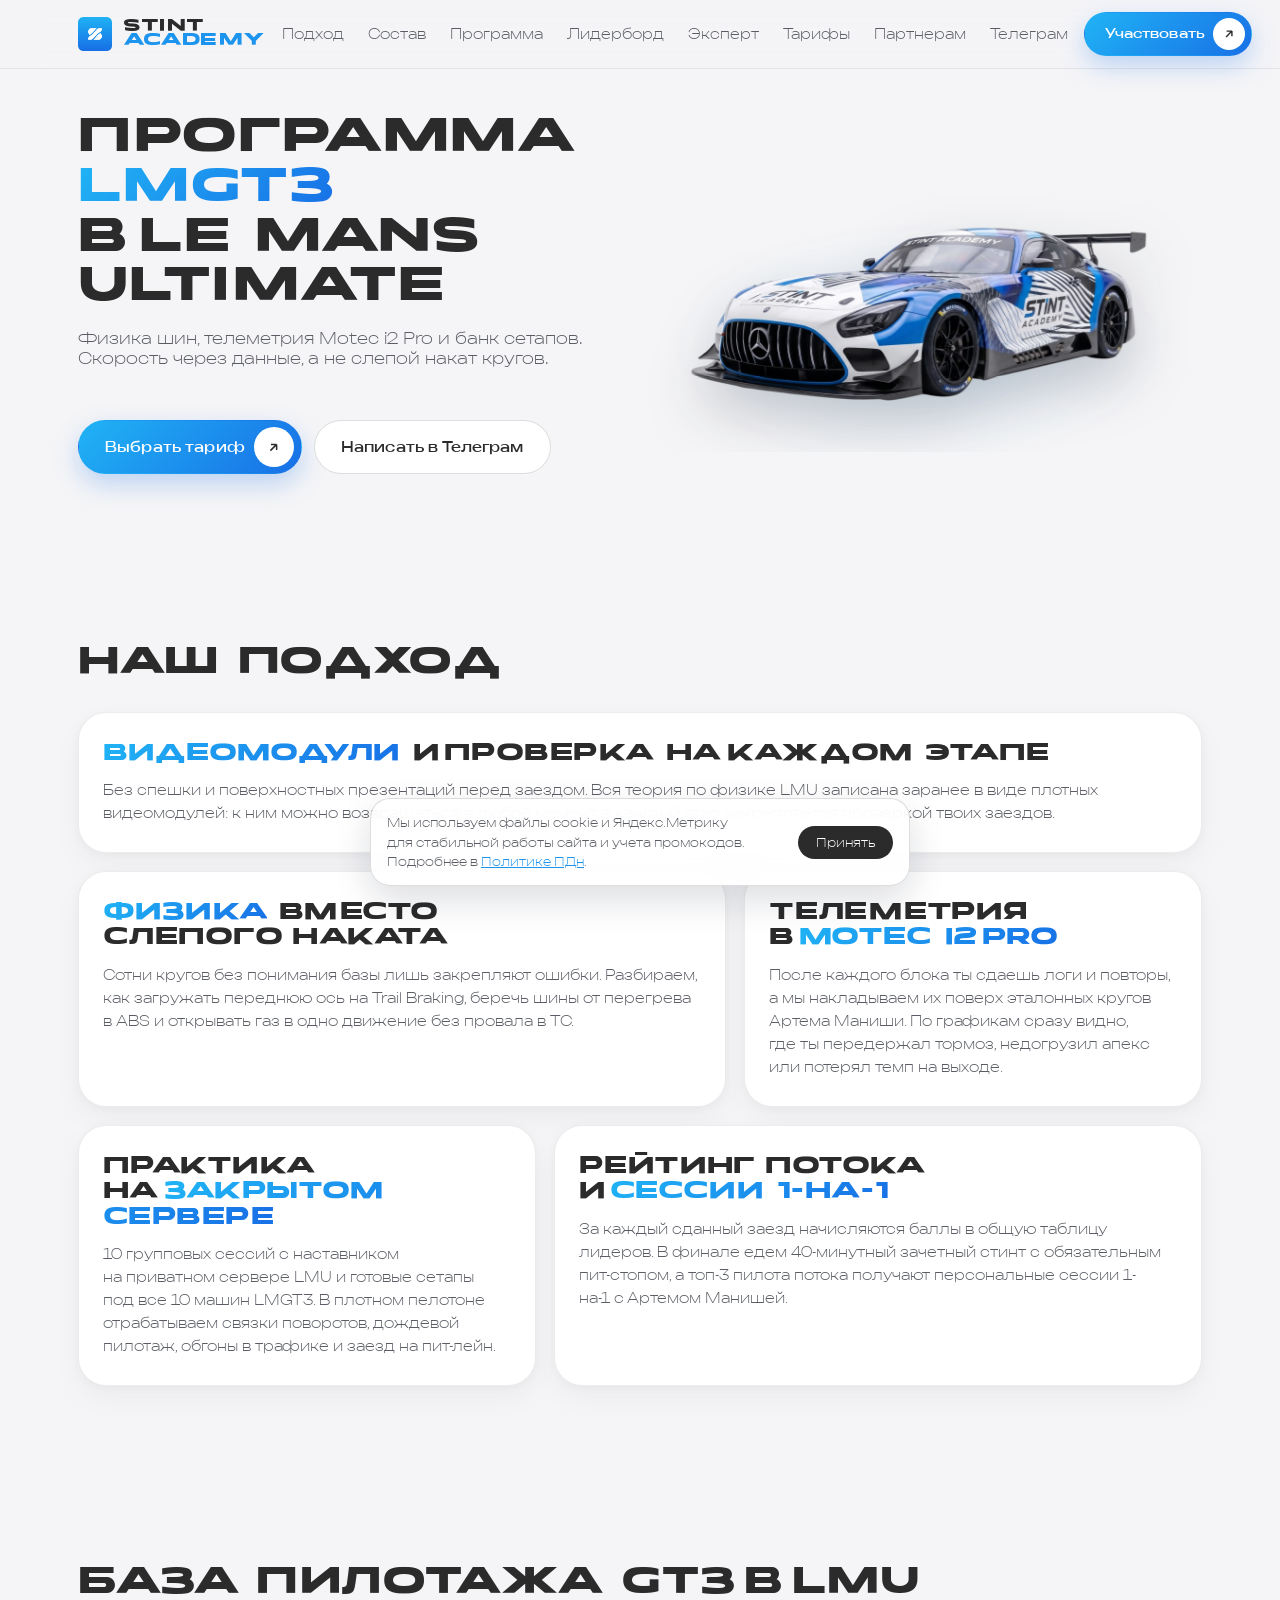
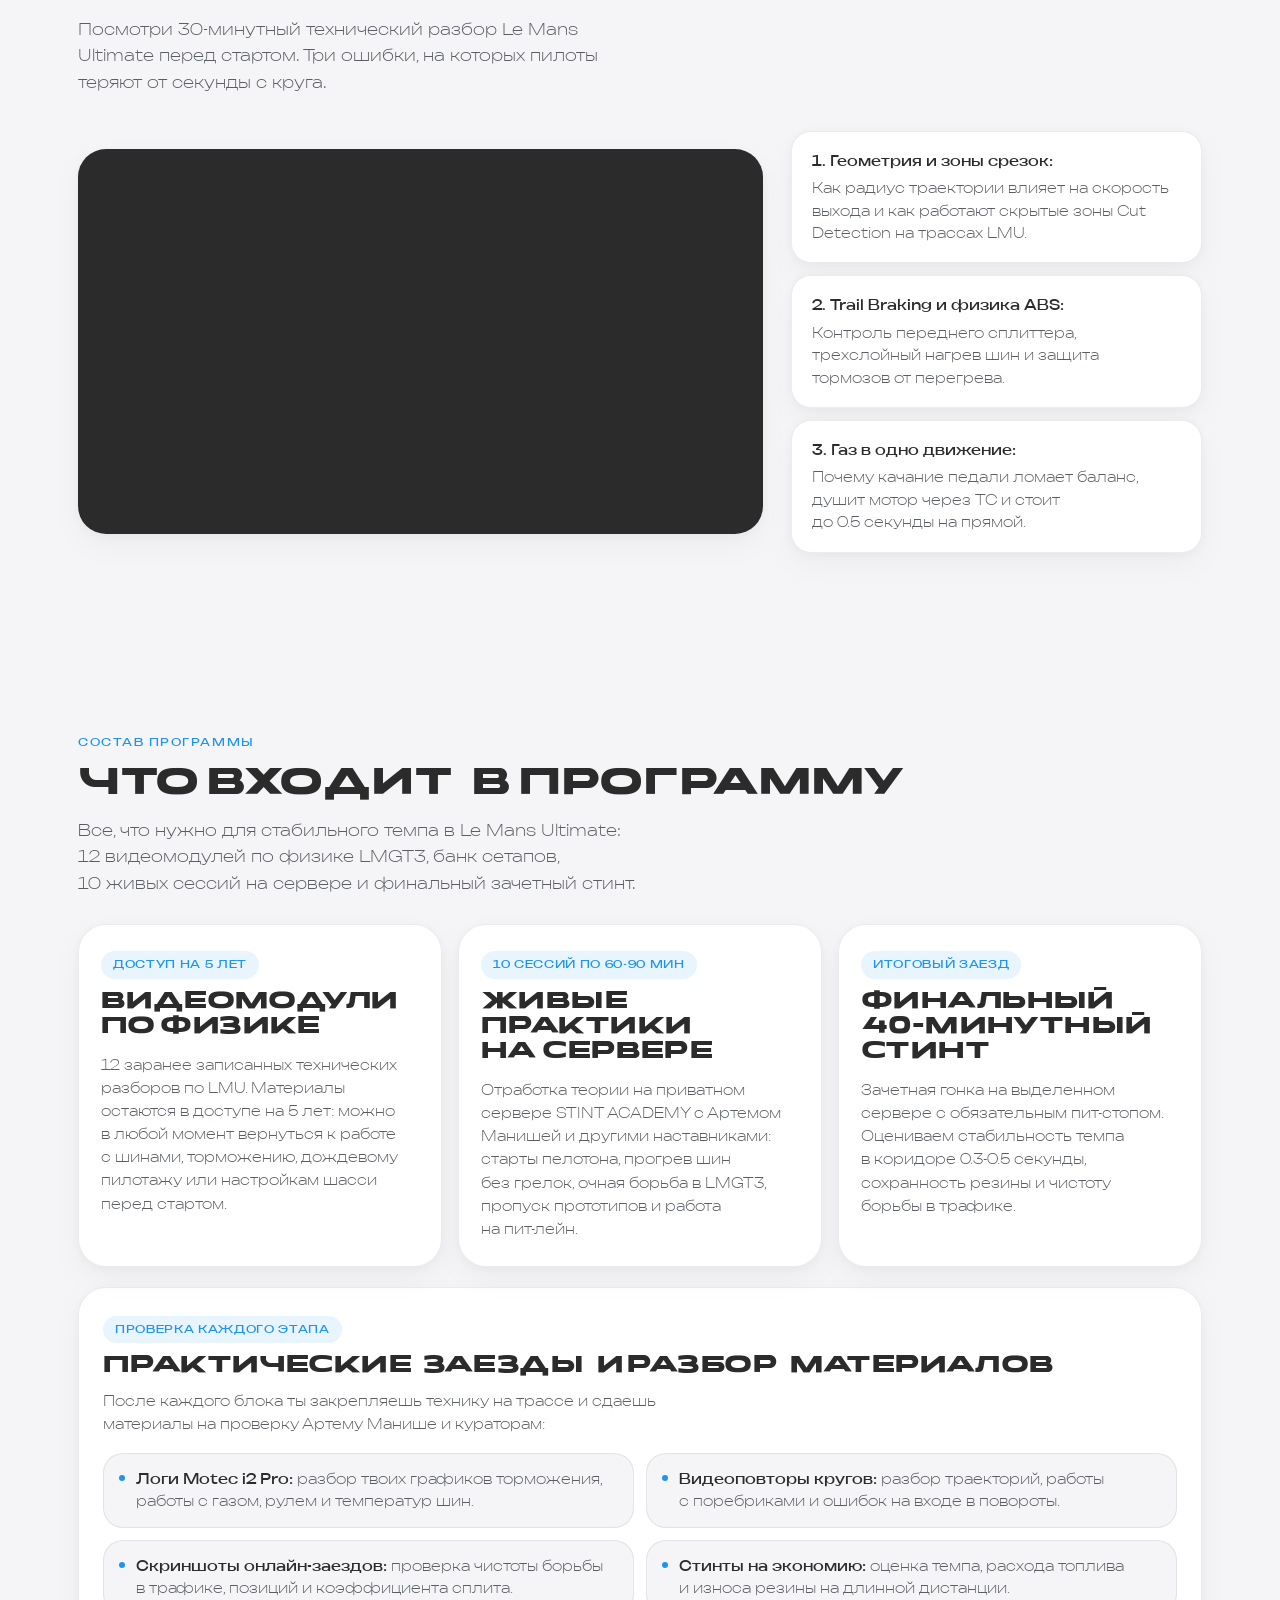
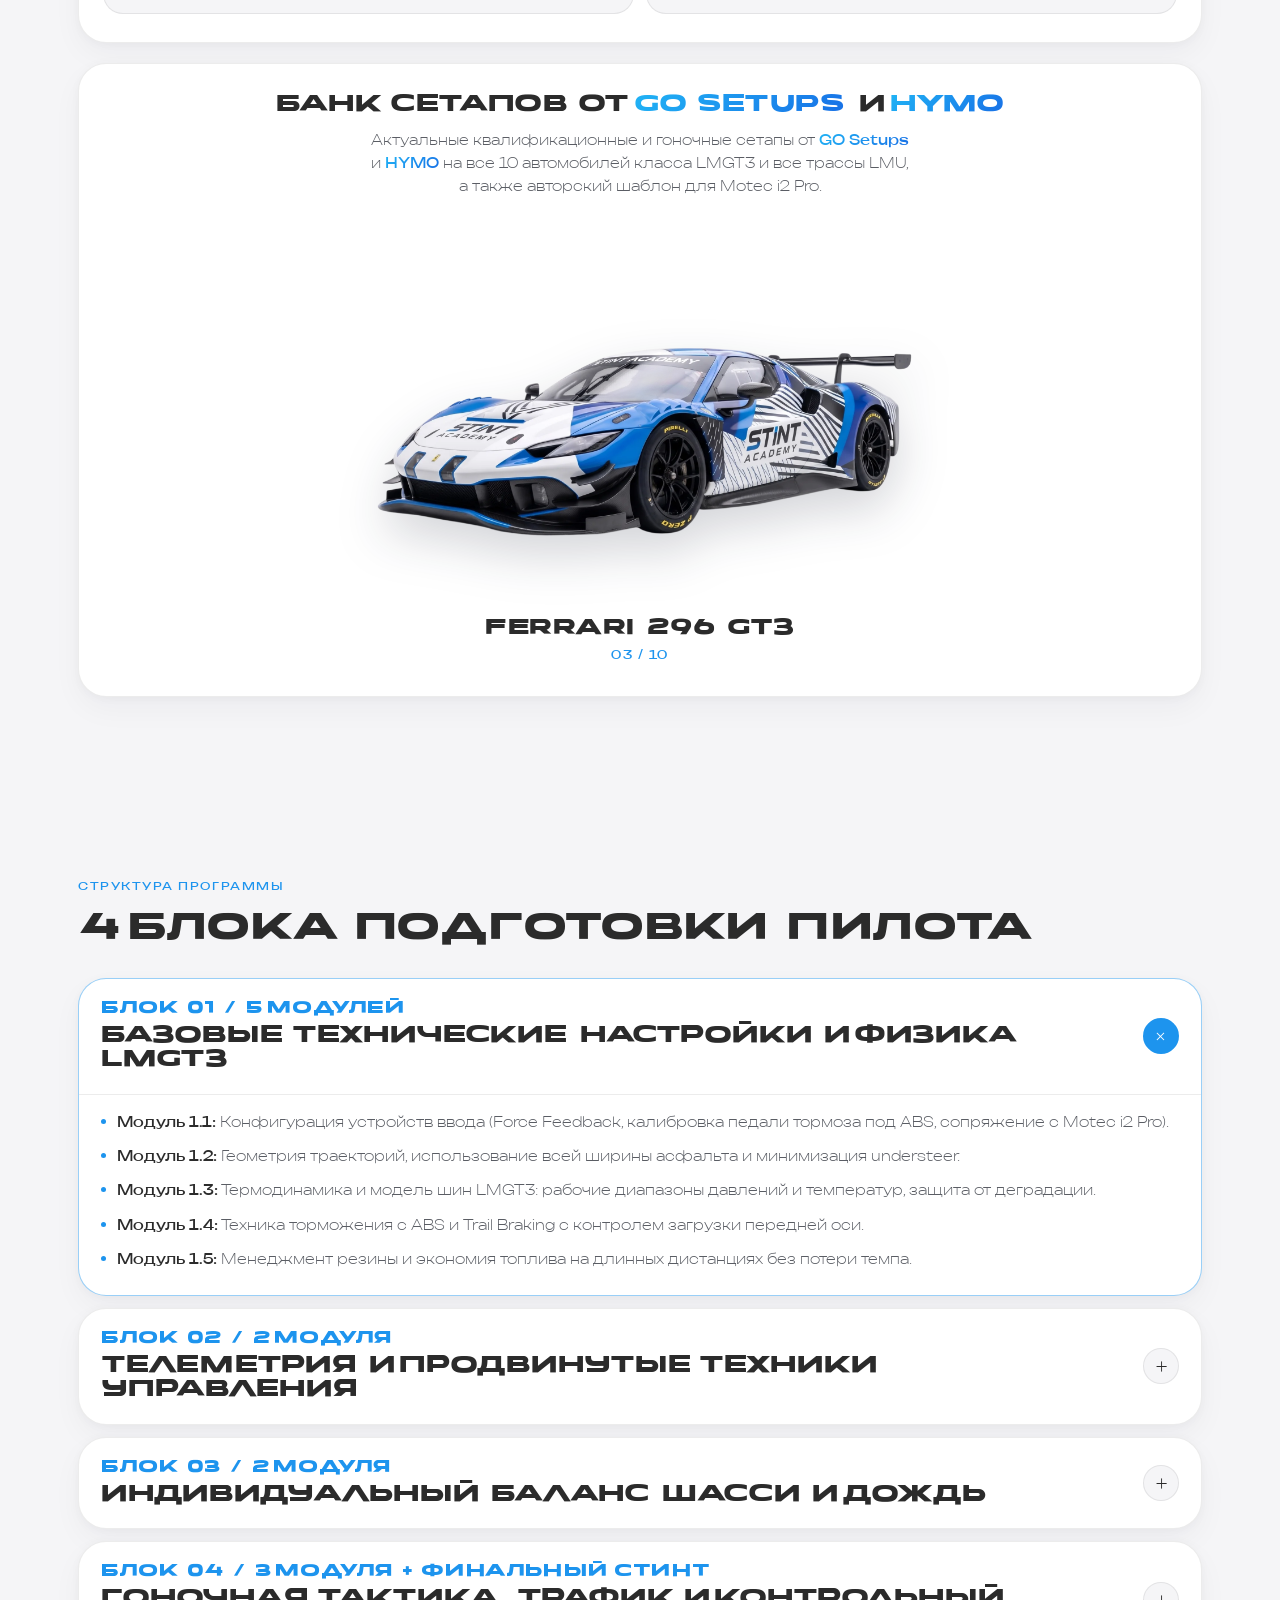
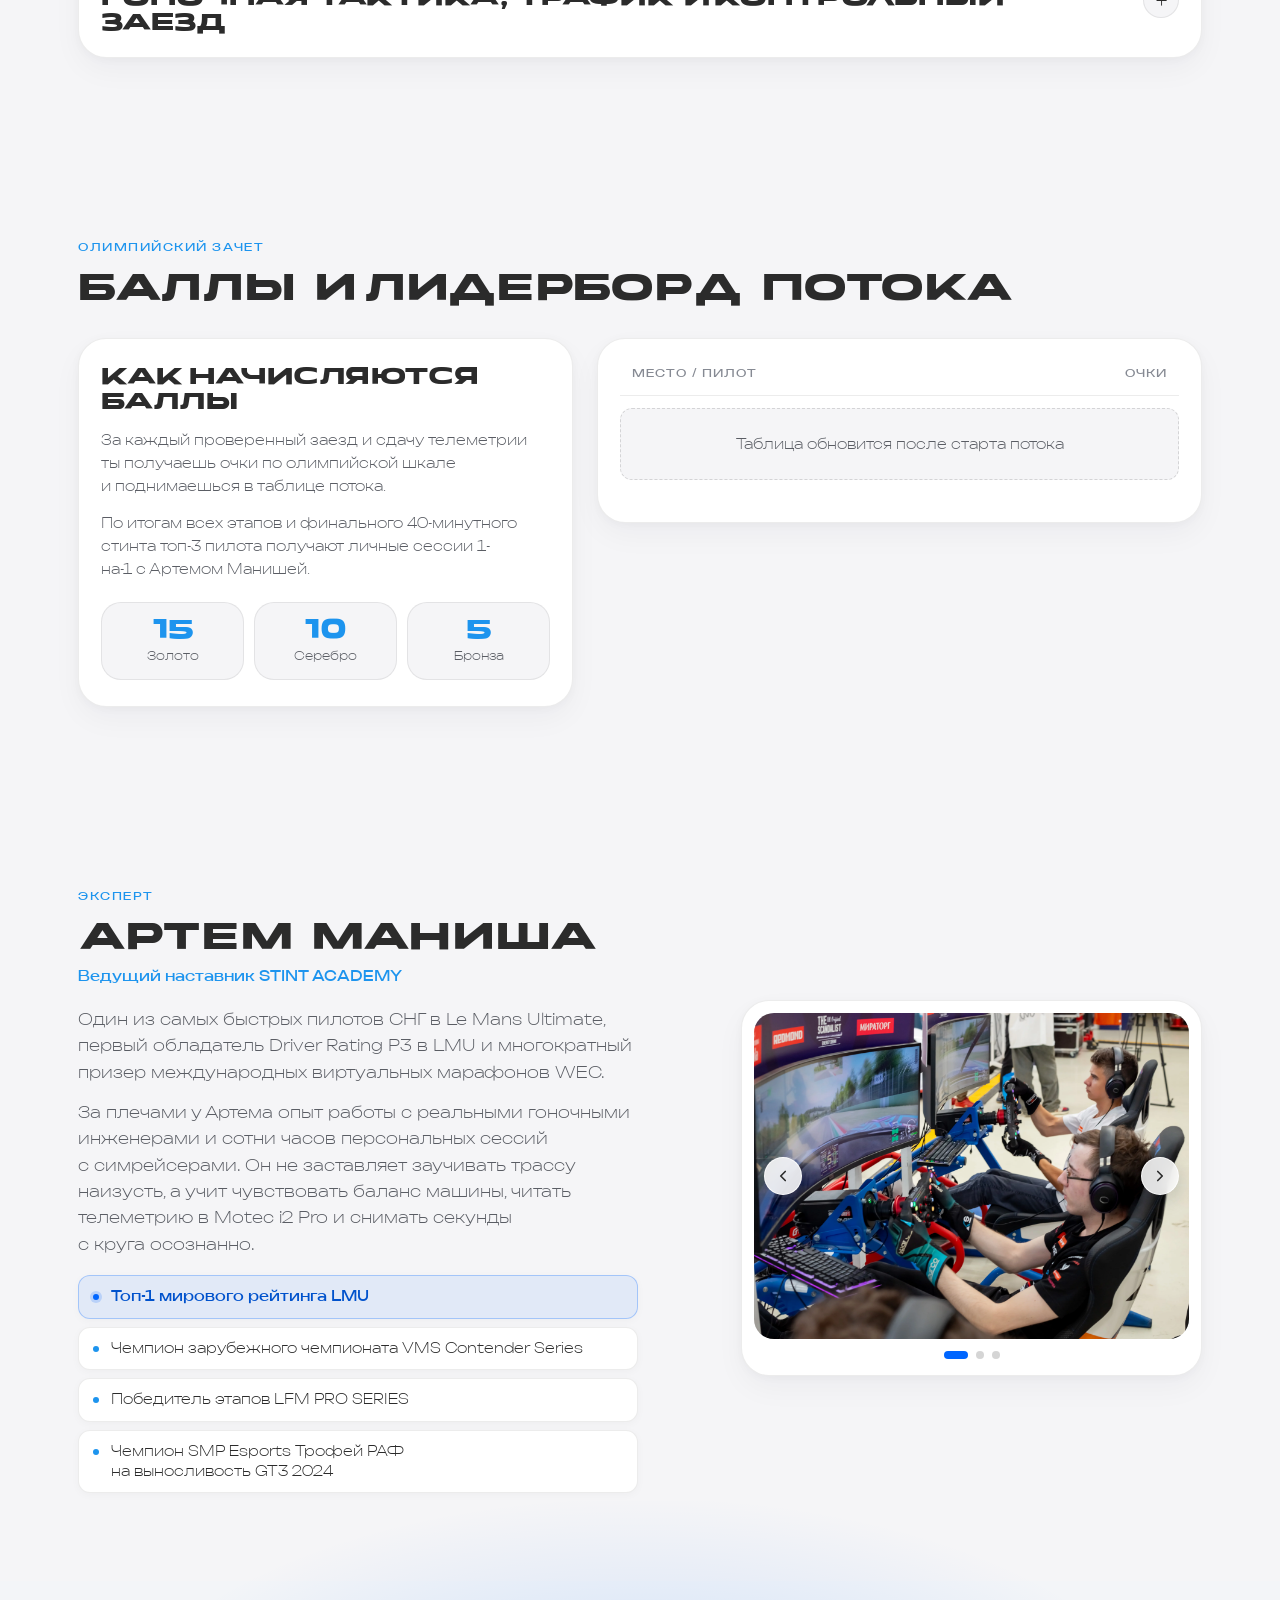
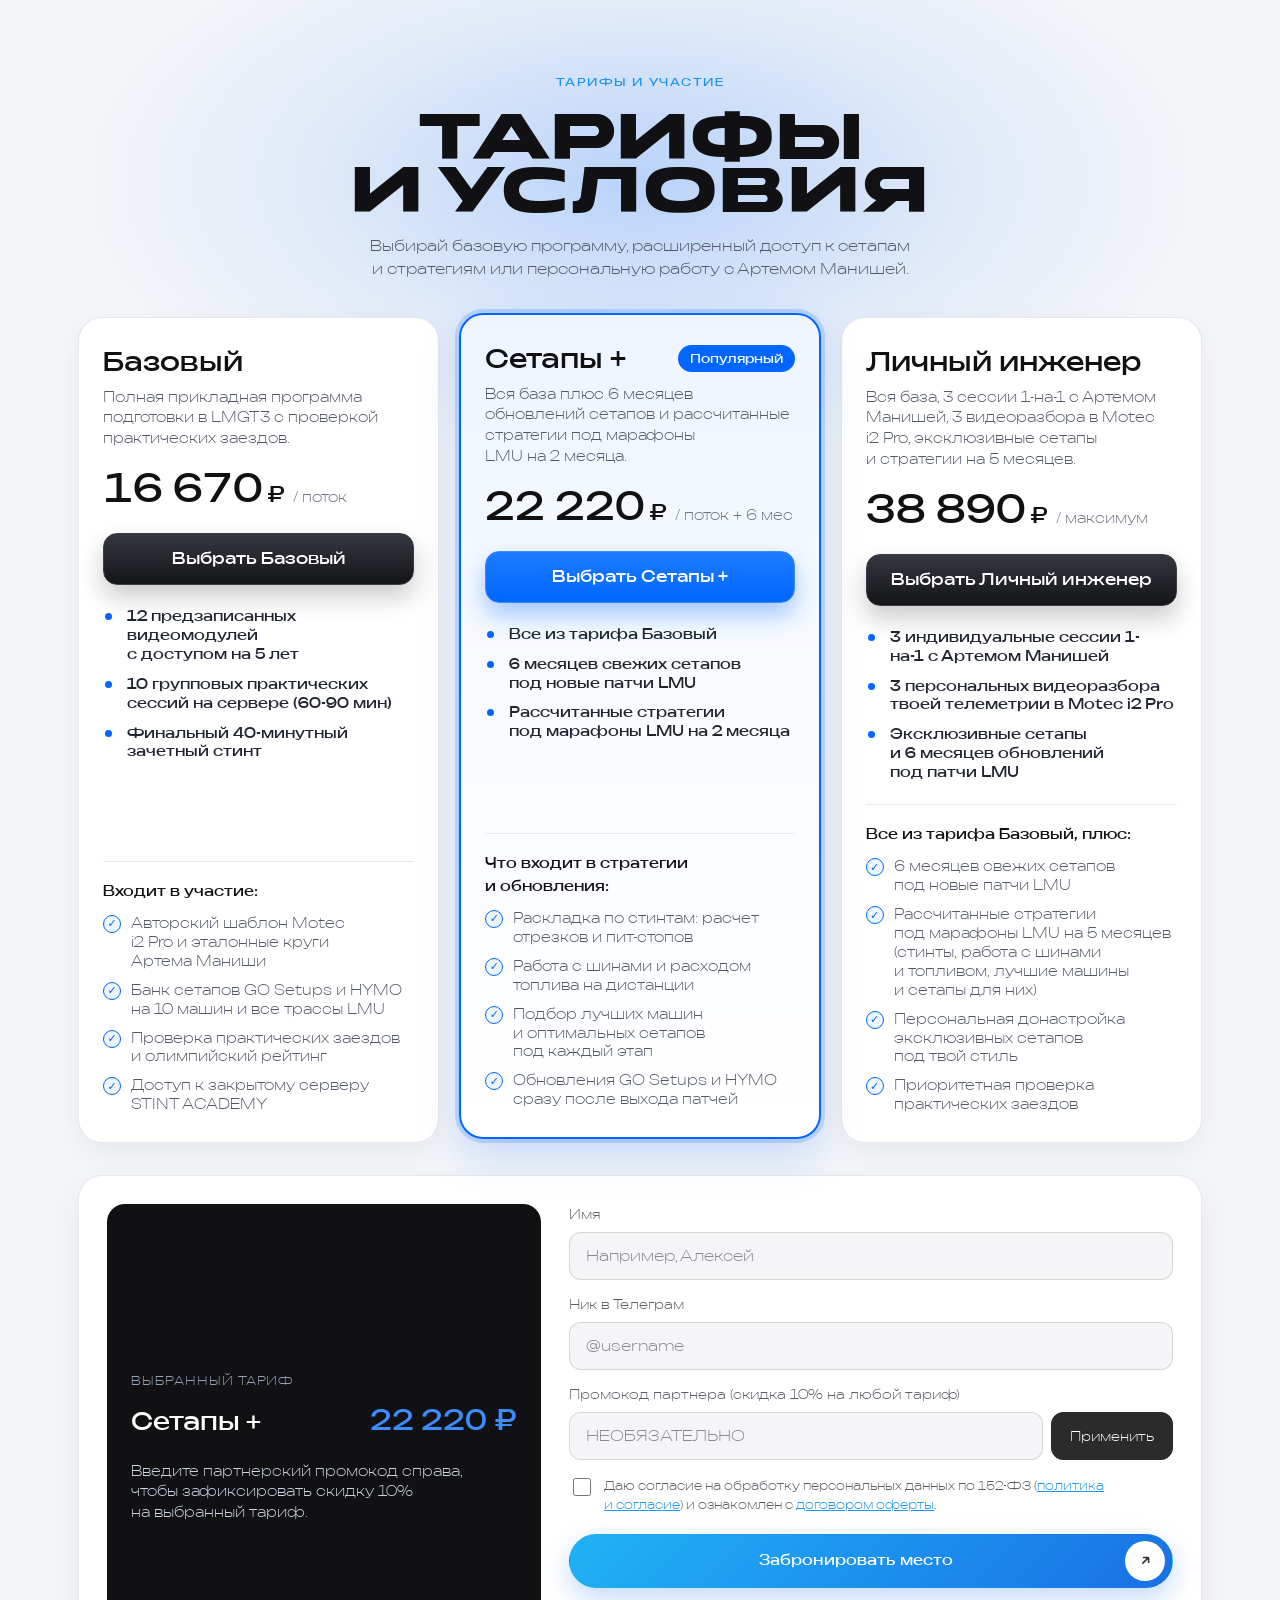
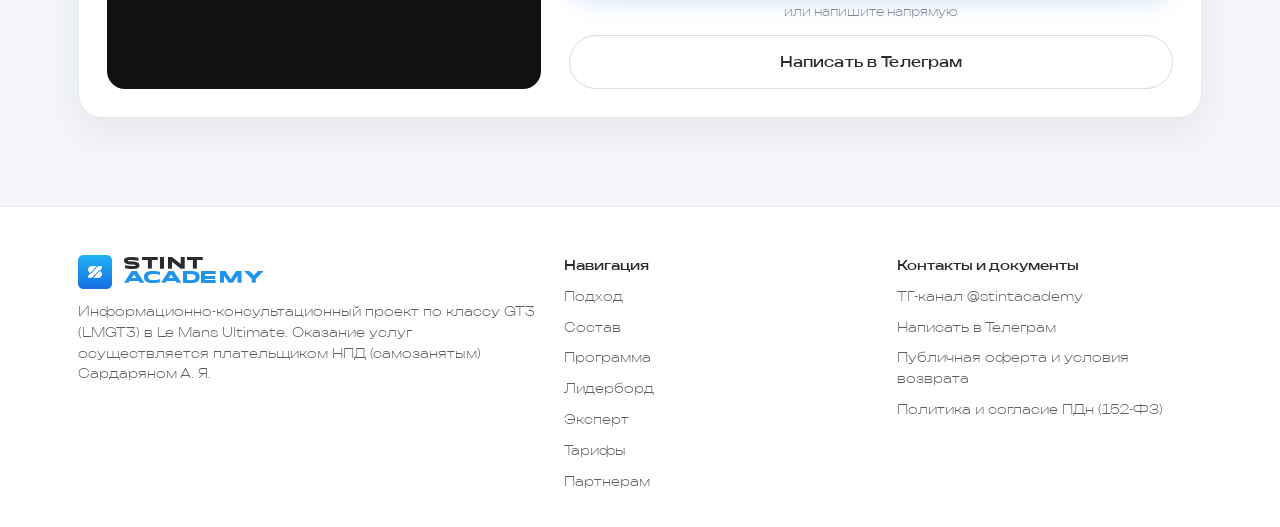
<file: index.html>
<!DOCTYPE html>
<html lang="ru">
<head>
  <meta charset="UTF-8">
  <meta name="viewport" content="width=device-width, initial-scale=1.0">
  <title>STINT ACADEMY: программа подготовки в LMGT3 для Le Mans Ultimate (LMU)</title>
  <meta name="description" content="Прикладная программа пилотажа LMGT3 в Le Mans Ultimate: 12 видеомодулей, телеметрия Motec i2 Pro, банк сетапов GO Setups и HYMO, 10 живых практик на закрытом сервере.">
  <link rel="canonical" href="https://stintacademy.ru/">
  <meta property="og:type" content="website">
  <meta property="og:url" content="https://stintacademy.ru/">
  <meta property="og:title" content="STINT ACADEMY: программа подготовки в LMGT3 для Le Mans Ultimate (LMU)">
  <meta property="og:description" content="Прикладная программа пилотажа LMGT3 в Le Mans Ultimate: 12 видеомодулей, телеметрия Motec i2 Pro, банк сетапов GO Setups и HYMO, 10 живых практик на закрытом сервере.">
  <meta property="og:image" content="https://stintacademy.ru/og-image.png">
  <meta property="og:image:width" content="1200">
  <meta property="og:image:height" content="630">
  <meta name="twitter:card" content="summary_large_image">
  <meta name="twitter:title" content="STINT ACADEMY: программа подготовки в LMGT3 для Le Mans Ultimate (LMU)">
  <meta name="twitter:description" content="Прикладная программа пилотажа LMGT3 в Le Mans Ultimate: 12 видеомодулей, телеметрия Motec i2 Pro, банк сетапов GO Setups и HYMO, 10 живых практик на закрытом сервере.">
  <meta name="twitter:image" content="https://stintacademy.ru/og-image.png">
  <link rel="icon" type="image/png" href="/favicon-96x96.png" sizes="96x96">
  <link rel="icon" type="image/svg+xml" href="/favicon.svg">
  <link rel="shortcut icon" href="/favicon.ico">
  <link rel="apple-touch-icon" sizes="180x180" href="/apple-touch-icon.png">
  <link rel="manifest" href="/site.webmanifest">
  <meta name="theme-color" content="#F5F5F7">
  <link rel="stylesheet" href="css/tokens.css">
  <link rel="stylesheet" href="css/main.css">
  <!-- Yandex.Metrika counter -->
<script type="text/javascript">
    (function(m,e,t,r,i,k,a){
        m[i]=m[i]||function(){(m[i].a=m[i].a||[]).push(arguments)};
        m[i].l=1*new Date();
        for (var j = 0; j < document.scripts.length; j++) {if (document.scripts[j].src === r) { return; }}
        k=e.createElement(t),a=e.getElementsByTagName(t)[0],k.async=1,k.src=r,a.parentNode.insertBefore(k,a)
    })(window, document,'script','https://mc.yandex.ru/metrika/tag.js?id=114470592', 'ym');

    ym(114470592, 'init', {ssr:true, webvisor:true, clickmap:true, ecommerce:"dataLayer", referrer: document.referrer, url: location.href, accurateTrackBounce:true, trackLinks:true});
</script>
<noscript><div><img src="https://mc.yandex.ru/watch/114470592" style="position:absolute; left:-9999px;" alt="" /></div></noscript>
<!-- /Yandex.Metrika counter -->
</head>
<body>

  <!-- Прелоадер Liquid Glass Logo Reveal -->
  <div id="preloader" class="preloader" aria-hidden="true"></div>

  <!-- Чистая верхняя шапка -->
  <header class="site-header">
    <div class="container header-inner">
      <a href="#top" class="brand" aria-label="STINT ACADEMY">
        <img src="assets/img/logo.png" alt="STINT ACADEMY" class="brand-logo">
        <span class="brand-text">STINT <span>ACADEMY</span></span>
      </a>

      <nav class="nav-desktop">
        <a href="#system">Подход</a>
        <a href="#included">Состав</a>
        <a href="#program">Программа</a>
        <a href="#leaderboard">Лидерборд</a>
        <a href="#mentor">Эксперт</a>
        <a href="#apply">Тарифы</a>
        <a href="partners.html">Партнерам</a>
        <a href="https://t.me/stintacademy" target="_blank" rel="noopener noreferrer">Телеграм</a>
      </nav>

      <div class="header-right">
        <a href="#apply" class="btn btn-primary btn-sm header-cta-desktop">
          <span>Участвовать</span>
          <span class="btn-circle">
            <svg width="14" height="14" viewBox="0 0 24 24" fill="none" stroke="currentColor" stroke-width="2.4">
              <path d="M7 17L17 7M17 7H8M17 7V16"/>
            </svg>
          </span>
        </a>
        <button type="button" class="menu-btn" id="menuToggle" aria-expanded="false" aria-label="Открыть меню">
          <svg width="18" height="18" viewBox="0 0 24 24" fill="none" stroke="currentColor" stroke-width="2">
            <path d="M4 8h16M4 16h16"/>
          </svg>
        </button>
      </div>
    </div>
  </header>

  <!-- Мобильное боковое меню Liquid Glass -->
  <div id="glassBackdrop" class="gn-backdrop" aria-hidden="true"></div>
  <nav id="glassSidebar" class="gn-sidebar" aria-label="Навигация STINT ACADEMY">
    <div class="gn-head">
      <div class="gn-head-logo">
        <img src="assets/img/logo.png" alt="">
      </div>
      <div class="gn-head-copy">
        <strong>STINT ACADEMY</strong>
        <small>По классу LMGT3 в LMU</small>
      </div>
      <button type="button" id="menuClose" class="gn-close" aria-label="Закрыть меню">
        <svg width="18" height="18" viewBox="0 0 24 24" fill="none" stroke="currentColor" stroke-width="2">
          <path d="M6 6l12 12M18 6L6 18"/>
        </svg>
      </button>
    </div>

    <div class="gn-body">
      <div class="gn-group">
        <p class="gn-group-title">Программа</p>
        <ul class="gn-list">
          <li>
            <a class="gn-link" href="#system">
              <svg viewBox="0 0 24 24" fill="none" stroke="currentColor" stroke-width="1.8"><path d="M3 12l9-9 9 9M5 10v10h14V10"/></svg>
              <span>Подход</span>
            </a>
          </li>
          <li>
            <a class="gn-link" href="#included">
              <svg viewBox="0 0 24 24" fill="none" stroke="currentColor" stroke-width="1.8"><rect x="3" y="4" width="18" height="16" rx="3"/><path d="M3 10h18"/></svg>
              <span>Состав</span>
            </a>
          </li>
          <li>
            <a class="gn-link" href="#program">
              <svg viewBox="0 0 24 24" fill="none" stroke="currentColor" stroke-width="1.8"><path d="M4 6h16M4 12h16M4 18h10"/></svg>
              <span>Программа</span>
            </a>
          </li>
          <li>
            <a class="gn-link" href="#leaderboard">
              <svg viewBox="0 0 24 24" fill="none" stroke="currentColor" stroke-width="1.8"><path d="M6 20V10M12 20V4M18 20v-7"/></svg>
              <span>Лидерборд</span>
            </a>
          </li>
          <li>
            <a class="gn-link" href="#mentor">
              <svg viewBox="0 0 24 24" fill="none" stroke="currentColor" stroke-width="1.8"><circle cx="12" cy="8" r="4"/><path d="M4 20c1.5-4 14.5-4 16 0"/></svg>
              <span>Эксперт</span>
            </a>
          </li>
          <li>
            <a class="gn-link is-active" href="#apply">
              <svg viewBox="0 0 24 24" fill="none" stroke="currentColor" stroke-width="1.8"><path d="M7 17L17 7M17 7H8M17 7V16"/></svg>
              <span>Тарифы</span>
            </a>
          </li>
        </ul>
      </div>

      <div class="gn-group">
        <p class="gn-group-title">Проект</p>
        <ul class="gn-list">
          <li>
            <a class="gn-link" href="partners.html">
              <svg viewBox="0 0 24 24" fill="none" stroke="currentColor" stroke-width="1.8"><path d="M16 11a4 4 0 10-8 0 4 4 0 008 0zM4 20c1-3 5-5 8-5s7 2 8 5"/></svg>
              <span>Партнерам</span>
            </a>
          </li>
          <li>
            <a class="gn-link" href="https://t.me/stintacademy" target="_blank" rel="noopener noreferrer">
              <svg viewBox="0 0 24 24" fill="none" stroke="currentColor" stroke-width="1.8"><path d="M22 2L11 13M22 2l-7 20-4-9-9-4 20-7z"/></svg>
              <span>Телеграм</span>
            </a>
          </li>
        </ul>
      </div>
    </div>

    <a class="gn-account" href="https://t.me/stintacademy?direct" target="_blank" rel="noopener noreferrer">
      <span class="gn-avatar">TG</span>
      <span class="gn-account-copy">
        <strong>STINT ACADEMY</strong>
        <small>Написать в Телеграм</small>
      </span>
    </a>
  </nav>

  <main id="top">
    <!-- Первый экран -->
    <section class="hero">
      <div class="container">
        <div class="hero-grid">
          <div class="hero-copy">
            <h1 class="h-display h1 hero-reveal">
              ПРОГРАММА <span class="text-accent">LMGT3</span><br>
              В LE MANS ULTIMATE
            </h1>

            <p class="lead hero-lead hero-reveal hero-reveal-d1">
              Физика шин, телеметрия Motec i2 Pro и банк сетапов. Скорость через данные, а не слепой накат кругов.
            </p>
          </div>

          <div class="hero-visual" id="heroVisual">
            <div class="hero-stage" id="heroStage">
              <img src="assets/img/Ferrari.webp" alt="Ferrari 296 LMGT3 в Le Mans Ultimate, ливрея STINT ACADEMY" class="hero-car is-active">
              <img src="assets/img/BMW.webp" alt="" class="hero-car is-standby" aria-hidden="true">
            </div>
          </div>

          <div class="hero-actions hero-reveal hero-reveal-d2">
            <a href="#apply" class="btn btn-primary">
              <span>Выбрать тариф</span>
              <span class="btn-circle">
                <svg width="15" height="15" viewBox="0 0 24 24" fill="none" stroke="currentColor" stroke-width="2.4">
                  <path d="M7 17L17 7M17 7H8M17 7V16"/>
                </svg>
              </span>
            </a>
            <a href="https://t.me/stintacademy?direct" target="_blank" rel="noopener noreferrer" class="btn btn-ghost">
              Написать в Телеграм
            </a>
          </div>
        </div>
      </div>
    </section>

    <!-- Наш подход -->
    <section id="system" class="section">
      <div class="container">
        <h2 class="h-display h2">НАШ ПОДХОД</h2>

        <div class="bento-asym">
          <article class="card-clean is-wide">
            <div>
              <h3 class="h-display h3"><span class="text-accent">ВИДЕОМОДУЛИ</span> И ПРОВЕРКА НА КАЖДОМ ЭТАПЕ</h3>
              <p class="card-desc">
                Без спешки и поверхностных презентаций перед заездом. Вся теория по физике LMU записана заранее в виде плотных видеомодулей: к ним можно возвращаться в любой момент, а каждый этап закрепляется проверкой твоих заездов.
              </p>
            </div>
          </article>

          <article class="card-clean">
            <div>
              <h3 class="h-display h3"><span class="text-accent">ФИЗИКА</span> ВМЕСТО СЛЕПОГО НАКАТА</h3>
              <p class="card-desc">
                Сотни кругов без понимания базы лишь закрепляют ошибки. Разбираем, как загружать переднюю ось на Trail Braking, беречь шины от перегрева в ABS и открывать газ в одно движение без провала в TC.
              </p>
            </div>
          </article>

          <article class="card-clean">
            <div>
              <h3 class="h-display h3">ТЕЛЕМЕТРИЯ В <span class="text-accent">MOTEC I2 PRO</span></h3>
              <p class="card-desc">
                После каждого блока ты сдаешь логи и повторы, а мы накладываем их поверх эталонных кругов Артема Маниши. По графикам сразу видно, где ты передержал тормоз, недогрузил апекс или потерял темп на выходе.
              </p>
            </div>
          </article>

          <article class="card-clean">
            <div>
              <h3 class="h-display h3">ПРАКТИКА НА <span class="text-accent">ЗАКРЫТОМ СЕРВЕРЕ</span></h3>
              <p class="card-desc">
                10 групповых сессий с наставником на приватном сервере LMU и готовые сетапы под все 10 машин LMGT3. В плотном пелотоне отрабатываем связки поворотов, дождевой пилотаж, обгоны в трафике и заезд на пит-лейн.
              </p>
            </div>
          </article>

          <article class="card-clean">
            <div>
              <h3 class="h-display h3">РЕЙТИНГ ПОТОКА И <span class="text-accent">СЕССИИ 1-НА-1</span></h3>
              <p class="card-desc">
                За каждый сданный заезд начисляются баллы в общую таблицу лидеров. В финале едем 40-минутный зачетный стинт с обязательным пит-стопом, а топ-3 пилота потока получают персональные сессии 1-на-1 с Артемом Манишей.
              </p>
            </div>
          </article>
        </div>
      </div>
    </section>

    <!-- База пилотажа (Ютуб лид-магнит) -->
    <section id="video" class="section">
      <div class="container">
        <h2 class="h-display h2">БАЗА ПИЛОТАЖА GT3 В LMU</h2>
        <p class="lead video-lead">
          Посмотри 30-минутный технический разбор Le Mans Ultimate перед стартом. Три ошибки, на которых пилоты теряют от секунды с круга.
        </p>

        <div class="video-grid">
          <div class="video-frame">
            <iframe
              src="https://www.youtube.com/embed/7Ya5uGfUtzM?rel=0"
              title="Разбор физики Le Mans Ultimate от STINT ACADEMY"
              loading="lazy"
              allow="accelerometer; autoplay; clipboard-write; encrypted-media; gyroscope; picture-in-picture; web-share"
              referrerpolicy="strict-origin-when-cross-origin"
              allowfullscreen>
            </iframe>
          </div>

          <ul class="video-points">
            <li>
              <strong>1. Геометрия и зоны срезок:</strong>
              Как радиус траектории влияет на скорость выхода и как работают скрытые зоны Cut Detection на трассах LMU.
            </li>
            <li>
              <strong>2. Trail Braking и физика ABS:</strong>
              Контроль переднего сплиттера, трехслойный нагрев шин и защита тормозов от перегрева.
            </li>
            <li>
              <strong>3. Газ в одно движение:</strong>
              Почему качание педали ломает баланс, душит мотор через TC и стоит до 0.5 секунды на прямой.
            </li>
          </ul>
        </div>
      </div>
    </section>

    <!-- Общий раздел: Что входит в программу -->
    <section id="included" class="section">
      <div class="container">
        <span class="kicker">СОСТАВ ПРОГРАММЫ</span>
        <h2 class="h-display h2">ЧТО ВХОДИТ В ПРОГРАММУ</h2>
        <p class="lead" style="margin-top: 14px;">
          Все, что нужно для стабильного темпа в Le Mans Ultimate: 12 видеомодулей по физике LMGT3, банк сетапов, 10 живых сессий на сервере и финальный зачетный стинт.
        </p>

        <!-- 3 главные карточки -->
        <div class="included-cards">
          <article class="inc-box">
            <span class="inc-tag">ДОСТУП НА 5 ЛЕТ</span>
            <h3 class="h-display h3">ВИДЕОМОДУЛИ ПО ФИЗИКЕ</h3>
            <p class="card-desc">
              12 заранее записанных технических разборов по LMU. Материалы остаются в доступе на 5 лет: можно в любой момент вернуться к работе с шинами, торможению, дождевому пилотажу или настройкам шасси перед стартом.
            </p>
          </article>

          <article class="inc-box">
            <span class="inc-tag">10 СЕССИЙ ПО 60-90 МИН</span>
            <h3 class="h-display h3">ЖИВЫЕ ПРАКТИКИ НА СЕРВЕРЕ</h3>
            <p class="card-desc">
              Отработка теории на приватном сервере STINT ACADEMY с Артемом Манишей и другими наставниками: старты пелотона, прогрев шин без грелок, очная борьба в LMGT3, пропуск прототипов и работа на пит-лейн.
            </p>
          </article>

          <article class="inc-box">
            <span class="inc-tag">ИТОГОВЫЙ ЗАЕЗД</span>
            <h3 class="h-display h3">ФИНАЛЬНЫЙ 40-МИНУТНЫЙ СТИНТ</h3>
            <p class="card-desc">
              Зачетная гонка на выделенном сервере с обязательным пит-стопом. Оцениваем стабильность темпа в коридоре 0.3-0.5 секунды, сохранность резины и чистоту борьбы в трафике.
            </p>
          </article>
        </div>

        <!-- Отдельная карточка про практические заезды и форматы проверки -->
        <div class="hw-card">
          <span class="inc-tag">ПРОВЕРКА КАЖДОГО ЭТАПА</span>
          <h3 class="h-display h3" style="margin-top: 10px;">ПРАКТИЧЕСКИЕ ЗАЕЗДЫ И РАЗБОР МАТЕРИАЛОВ</h3>
          <p class="lead" style="font-size: 14px; margin-top: 10px;">
            После каждого блока ты закрепляешь технику на трассе и сдаешь материалы на проверку Артему Манише и кураторам:
          </p>

          <ul class="hw-items">
            <li><strong>Логи Motec i2 Pro:</strong> разбор твоих графиков торможения, работы с газом, рулем и температур шин.</li>
            <li><strong>Видеоповторы кругов:</strong> разбор траекторий, работы с поребриками и ошибок на входе в повороты.</li>
            <li><strong>Скриншоты онлайн-заездов:</strong> проверка чистоты борьбы в трафике, позиций и коэффициента сплита.</li>
            <li><strong>Стинты на экономию:</strong> оценка темпа, расхода топлива и износа резины на длинной дистанции.</li>
          </ul>
        </div>

        <!-- Банк сетапов от GO Setups и HYMO -->
        <div class="garage-wrap">
          <h3 class="h-display h3" style="margin-bottom: 10px;">
            БАНК СЕТАПОВ ОТ <span class="text-accent">GO SETUPS</span> И <span class="text-accent">HYMO</span>
          </h3>
          <p class="lead" style="margin: 0 auto 18px; font-size: 14px;">
            Актуальные квалификационные и гоночные сетапы от <span class="text-accent" style="font-weight: 600;">GO Setups</span> и <span class="text-accent" style="font-weight: 600;">HYMO</span> на все 10 автомобилей класса LMGT3 и все трассы LMU, а также авторский шаблон для Motec i2 Pro.
          </p>

          <div class="garage-stage">
            <img id="garageImg" src="assets/img/BMW.webp" alt="BMW M4 GT3 класса LMGT3 в Le Mans Ultimate, STINT ACADEMY" class="garage-car-img" loading="lazy">
            <div id="garageTitle" class="garage-car-title">BMW M4 GT3</div>
            <div id="garageCounter" class="garage-counter">01 / 10</div>
          </div>
        </div>
      </div>
    </section>

    <!-- Программа подготовки (4 блока без привязки к трассам) -->
    <section id="program" class="section">
      <div class="container">
        <span class="kicker">Структура программы</span>
        <h2 class="h-display h2">4 блока подготовки пилота</h2>

        <div class="program-list">
          <article class="prog-item is-open">
            <button type="button" class="prog-trigger">
              <div>
                <span class="prog-num">БЛОК 01 / 5 МОДУЛЕЙ</span>
                <div class="prog-title">Базовые технические настройки и физика LMGT3</div>
              </div>
              <span class="prog-icon">+</span>
            </button>
            <div class="prog-body">
              <ul class="module-list">
                <li><strong>Модуль 1.1:</strong> Конфигурация устройств ввода (Force Feedback, калибровка педали тормоза под ABS, сопряжение с Motec i2 Pro).</li>
                <li><strong>Модуль 1.2:</strong> Геометрия траекторий, использование всей ширины асфальта и минимизация understeer.</li>
                <li><strong>Модуль 1.3:</strong> Термодинамика и модель шин LMGT3: рабочие диапазоны давлений и температур, защита от деградации.</li>
                <li><strong>Модуль 1.4:</strong> Техника торможения с ABS и Trail Braking с контролем загрузки передней оси.</li>
                <li><strong>Модуль 1.5:</strong> Менеджмент резины и экономия топлива на длинных дистанциях без потери темпа.</li>
              </ul>
            </div>
          </article>

          <article class="prog-item">
            <button type="button" class="prog-trigger">
              <div>
                <span class="prog-num">БЛОК 02 / 2 МОДУЛЯ</span>
                <div class="prog-title">Телеметрия и продвинутые техники управления</div>
              </div>
              <span class="prog-icon">+</span>
            </button>
            <div class="prog-body">
              <ul class="module-list">
                <li><strong>Модуль 2.1:</strong> Тонкая настройка и разбор всех 3 параметров системы TC для чистого разгона без провалов.</li>
                <li><strong>Модуль 2.2:</strong> Пилотаж в скоростных связках поворотов с учетом аэродинамической загрузки кузова.</li>
              </ul>
            </div>
          </article>

          <article class="prog-item">
            <button type="button" class="prog-trigger">
              <div>
                <span class="prog-num">БЛОК 03 / 2 МОДУЛЯ</span>
                <div class="prog-title">Индиви<span class="mob-break">-<br></span>дуальный баланс шасси и дождь</div>
              </div>
              <span class="prog-icon">+</span>
            </button>
            <div class="prog-body">
              <ul class="module-list">
                <li><strong>Модуль 3.1:</strong> Инженерный разбор влияния жесткости подвески, стабилизаторов и дифференциала на баланс машины под стиль пилота.</li>
                <li><strong>Модуль 3.2:</strong> Дождевой баланс (ABS, TC, баланс тормозов), поиск мокрой траектории и контроль износа дождевых шин.</li>
              </ul>
            </div>
          </article>

          <article class="prog-item">
            <button type="button" class="prog-trigger">
              <div>
                <span class="prog-num">БЛОК 04 / 3 МОДУЛЯ + ФИНАЛЬНЫЙ СТИНТ</span>
                <div class="prog-title">Гоночная тактика, трафик и контрольный заезд</div>
              </div>
              <span class="prog-icon">+</span>
            </button>
            <div class="prog-body">
              <ul class="module-list">
                <li><strong>Модуль 4.1:</strong> Стратегия взаимодействия в мультиклассовом трафике и предсказуемый пропуск старших классов.</li>
                <li><strong>Модуль 4.2:</strong> Очная борьба в классе LMGT3, контроль слепых зон и тактическое перекрытие траекторий.</li>
                <li><strong>Модуль 4.3:</strong> Регламент обслуживания на пит-лейн, расчет топлива на стинт и стратегии пит-стопов.</li>
                <li><strong>Финальный зачетный стинт:</strong> 40-минутная контрольная гонка на выделенном сервере с обязательным пит-стопом и разбором стабильности темпа.</li>
              </ul>
            </div>
          </article>
        </div>
      </div>
    </section>

    <!-- Отдельный раздел: Баллы и таблица лидеров -->
    <section id="leaderboard" class="section">
      <div class="container">
        <span class="kicker">ОЛИМПИЙСКИЙ ЗАЧЕТ</span>
        <h2 class="h-display h2">БАЛЛЫ И ЛИДЕРБОРД ПОТОКА</h2>

        <div class="lb-layout">
          <div class="lb-info">
            <h3 class="h-display h3" style="margin-bottom: 12px;">КАК НАЧИСЛЯЮТСЯ БАЛЛЫ</h3>
            <p class="lead" style="font-size: 14px; margin-bottom: 14px;">
              За каждый проверенный заезд и сдачу телеметрии ты получаешь очки по олимпийской шкале и поднимаешься в таблице потока.
            </p>
            <p class="lead" style="font-size: 14px;">
              По итогам всех этапов и финального 40-минутного стинта топ-3 пилота получают личные сессии 1-на-1 с Артемом Манишей.
            </p>

            <div class="rating-strip">
              <div class="medal-card">
                <div class="medal-pts">15</div>
                <div class="medal-name">Золото</div>
              </div>
              <div class="medal-card">
                <div class="medal-pts">10</div>
                <div class="medal-name">Серебро</div>
              </div>
              <div class="medal-card">
                <div class="medal-pts">5</div>
                <div class="medal-name">Бронза</div>
              </div>
            </div>
          </div>

          <div class="lb-card">
            <div class="lb-head">
              <span>МЕСТО / ПИЛОТ</span>
              <span>ОЧКИ</span>
            </div>

            <div id="leaderboardList" class="lb-list"></div>

            <button type="button" id="leaderboardToggle" class="btn btn-ghost" style="width: 100%; display: none;">
              Показать весь список
            </button>
          </div>
        </div>
      </div>
    </section>

    <!-- Эксперт -->
    <section id="mentor" class="section">
      <div class="container">
        <div class="mentor-grid">
          <div>
            <span class="kicker">Эксперт</span>
            <h2 class="h-display h2">Артем Маниша</h2>
            <div class="mentor-role">Ведущий наставник STINT ACADEMY</div>
            <p class="lead" style="margin-bottom: 14px;">
              Один из самых быстрых пилотов СНГ в Le Mans Ultimate, первый обладатель Driver Rating P3 в LMU и многократный призер международных виртуальных марафонов WEC.
            </p>
            <p class="lead" style="margin-bottom: 18px;">
              За плечами у Артема опыт работы с реальными гоночными инженерами и сотни часов персональных сессий с симрейсерами. Он не заставляет заучивать трассу наизусть, а учит чувствовать баланс машины, читать телеметрию в Motec i2 Pro и снимать секунды с круга осознанно.
            </p>

            <ul class="mentor-achievements">
              <li class="is-highlight">Топ-1 мирового рейтинга LMU</li>
              <li>Чемпион зарубежного чемпионата VMS Contender Series</li>
              <li>Победитель этапов LFM PRO SERIES</li>
              <li>Чемпион SMP Esports Трофей РАФ на выносливость GT3 2024</li>
            </ul>
          </div>

          <div class="mentor-visual">
            <div class="mentor-carousel" id="mentorCarousel" aria-roledescription="carousel" aria-label="Фотографии Артема Маниши">
              <div class="mentor-carousel-viewport">
                <div class="mentor-carousel-track">
                  <div class="mentor-slide">
                    <img src="assets/img/coach-01.webp" alt="Артём Маниша за рулём на LAN-турнире, STINT ACADEMY" loading="lazy">
                  </div>
                  <div class="mentor-slide">
                    <img src="assets/img/coach-02.webp" alt="Награждение SMP Esports, Артём Маниша справа, STINT ACADEMY" loading="lazy">
                    <span class="mentor-slide-caption">Награждение SMP Esports • Артём справа</span>
                  </div>
                  <div class="mentor-slide">
                    <img src="assets/img/coach-03.webp" alt="Сцена SMP Racing, Артём Маниша справа, STINT ACADEMY" loading="lazy">
                    <span class="mentor-slide-caption">Сцена SMP Racing • Артём справа</span>
                  </div>
                </div>

                <button type="button" class="mentor-nav-btn is-prev" aria-label="Предыдущее фото">
                  <svg width="18" height="18" viewBox="0 0 24 24" fill="none" stroke="currentColor" stroke-width="2.2" stroke-linecap="round" stroke-linejoin="round">
                    <path d="M15 18l-6-6 6-6"/>
                  </svg>
                </button>
                <button type="button" class="mentor-nav-btn is-next" aria-label="Следующее фото">
                  <svg width="18" height="18" viewBox="0 0 24 24" fill="none" stroke="currentColor" stroke-width="2.2" stroke-linecap="round" stroke-linejoin="round">
                    <path d="M9 18l6-6-6-6"/>
                  </svg>
                </button>
              </div>

              <div class="mentor-dots" role="tablist" aria-label="Выбор фотографии">
                <button type="button" class="mentor-dot is-active" data-slide="0" role="tab" aria-selected="true" aria-label="Фото 1"></button>
                <button type="button" class="mentor-dot" data-slide="1" role="tab" aria-selected="false" aria-label="Фото 2"></button>
                <button type="button" class="mentor-dot" data-slide="2" role="tab" aria-selected="false" aria-label="Фото 3"></button>
              </div>
            </div>
          </div>
        </div>
      </div>
    </section>

   <!-- Тарифы и запись -->
    <section id="apply" class="section pricing-section">
      <div class="pricing-glow" aria-hidden="true"></div>

      <div class="container pricing-container">
        <div class="pricing-head">
          <span class="kicker">Тарифы и участие</span>
          <h2 class="h-display h2 pricing-title">ТАРИФЫ И УСЛОВИЯ</h2>
          <p class="pricing-subtitle">
            Выбирай базовую программу, расширенный доступ к сетапам и стратегиям или персональную работу с Артемом Манишей.
          </p>
        </div>

        <div class="pricing-grid">
          <!-- Тариф 1: Базовый -->
          <article class="plan-card" data-plan="base">
            <div class="plan-head">
              <div class="plan-top">
                <h3 class="plan-name">Базовый</h3>
              </div>
              <p class="plan-desc">
                Полная прикладная программа подготовки в LMGT3 с проверкой практических заездов.
              </p>
              <div class="plan-price-row">
                <span class="plan-price" data-price-value>16 670</span>
                <span class="plan-currency">₽</span>
                <span class="plan-period">/ поток</span>
              </div>
            </div>

            <div class="plan-body">
              <button type="button" class="plan-cta plan-cta-dark" data-select-plan="base">
                Выбрать Базовый
              </button>

              <ul class="plan-highlights">
                <li>12 предзаписанных видеомодулей с доступом на 5 лет</li>
                <li>10 групповых практических сессий на сервере (60-90 мин)</li>
                <li>Финальный 40-минутный зачетный стинт</li>
              </ul>

              <div class="plan-includes">
                <h4>Входит в участие:</h4>
                <ul>
                  <li>Авторский шаблон Motec i2 Pro и эталонные круги Артема Маниши</li>
                  <li>Банк сетапов GO Setups и HYMO на 10 машин и все трассы LMU</li>
                  <li>Проверка практических заездов и олимпийский рейтинг</li>
                  <li>Доступ к закрытому серверу STINT ACADEMY</li>
                </ul>
              </div>
            </div>
          </article>

          <!-- Тариф 2: Сетапы + -->
          <article class="plan-card is-selected" data-plan="setups">
            <div class="plan-head">
              <div class="plan-top">
                <h3 class="plan-name">Сетапы +</h3>
                <span class="plan-badge">Популярный</span>
              </div>
              <p class="plan-desc">
                Вся база плюс 6 месяцев обновлений сетапов и рассчитанные стратегии под марафоны LMU на 2 месяца.
              </p>
              <div class="plan-price-row">
                <span class="plan-price" data-price-value>22 220</span>
                <span class="plan-currency">₽</span>
                <span class="plan-period">/ поток + 6 мес</span>
              </div>
            </div>

            <div class="plan-body">
              <button type="button" class="plan-cta plan-cta-dark" data-select-plan="setups">
                Выбрать Сетапы +
              </button>

              <ul class="plan-highlights">
                <li>Все из тарифа Базовый</li>
                <li>6 месяцев свежих сетапов под новые патчи LMU</li>
                <li>Рассчитанные стратегии под марафоны LMU на 2 месяца</li>
              </ul>

              <div class="plan-includes">
                <h4>Что входит в стратегии и обновления:</h4>
                <ul>
                  <li>Раскладка по стинтам: расчет отрезков и пит-стопов</li>
                  <li>Работа с шинами и расходом топлива на дистанции</li>
                  <li>Подбор лучших машин и оптимальных сетапов под каждый этап</li>
                  <li>Обновления GO Setups и HYMO сразу после выхода патчей</li>
                </ul>
              </div>
            </div>
          </article>

          <!-- Тариф 3: Личный инженер -->
          <article class="plan-card" data-plan="engineer">
            <div class="plan-head">
              <div class="plan-top">
                <h3 class="plan-name">Личный инженер</h3>
              </div>
              <p class="plan-desc">
                Вся база, 3 сессии 1-на-1 с Артемом Манишей, 3 видеоразбора в Motec i2 Pro, эксклюзивные сетапы и стратегии на 5 месяцев.
              </p>
              <div class="plan-price-row">
                <span class="plan-price" data-price-value>38 890</span>
                <span class="plan-currency">₽</span>
                <span class="plan-period">/ максимум</span>
              </div>
            </div>

            <div class="plan-body">
              <button type="button" class="plan-cta plan-cta-dark" data-select-plan="engineer">
                Выбрать Личный инженер
              </button>

              <ul class="plan-highlights">
                <li>3 индивидуальные сессии 1-на-1 с Артемом Манишей</li>
                <li>3 персональных видеоразбора твоей телеметрии в Motec i2 Pro</li>
                <li>Эксклюзивные сетапы и 6 месяцев обновлений под патчи LMU</li>
              </ul>

              <div class="plan-includes">
                <h4>Все из тарифа Базовый, плюс:</h4>
                <ul>
                  <li>6 месяцев свежих сетапов под новые патчи LMU</li>
                  <li>Рассчитанные стратегии под марафоны LMU на 5 месяцев (стинты, работа с шинами и топливом, лучшие машины и сетапы для них)</li>
                  <li>Персональная донастройка эксклюзивных сетапов под твой стиль</li>
                  <li>Приоритетная проверка практических заездов</li>
                </ul>
              </div>
            </div>
          </article>
        </div>

        <!-- Форма бронирования под карточками -->
        <div class="booking-panel" id="bookingPanel">
          <div class="booking-summary">
            <span class="booking-summary-label">Выбранный тариф</span>
            <div class="booking-summary-main">
              <strong id="selectedPlanName">Сетапы +</strong>
              <span class="booking-summary-price">
                <span id="priceCurrent">22 220</span> ₽
              </span>
            </div>
            <div id="priceOld" class="price-old" style="display: none; margin-bottom: 8px;">22 220 ₽</div>
            <div id="promoBadge" class="promo-badge"></div>
            <p class="booking-summary-note" id="selectedPlanNote">
              Введите партнерский промокод справа, чтобы зафиксировать скидку 10% на выбранный тариф.
            </p>
          </div>

          <div class="form-box" style="box-shadow: none; padding: 0; border: 0; background: transparent;">
            <form id="leadForm" novalidate>
              <input type="text" name="website" class="hp-field" tabindex="-1" autocomplete="off">
              <input type="hidden" name="plan" id="planInput" value="Сетапы +">
              <input type="hidden" name="price" id="priceInput" value="22220">

              <div class="field">
                <label for="nameInput">Имя</label>
                <input id="nameInput" name="name" type="text" class="input" placeholder="Например, Алексей" required>
              </div>

              <div class="field">
                <label for="tgInput">Ник в Телеграм</label>
                <input id="tgInput" name="telegram" type="text" class="input" placeholder="@username" required>
              </div>

              <div class="field">
                <label for="promoInput">Промокод партнера (скидка 10% на любой тариф)</label>
                <div class="promo-group">
                  <input id="promoInput" name="promo" type="text" class="input" placeholder="Необязательно">
                  <button type="button" id="promoApplyBtn" class="promo-btn">Применить</button>
                </div>
              </div>

              <label class="consent-row">
                <input type="checkbox" name="consent" required>
                <span>
                  Даю согласие на обработку персональных данных по 152-ФЗ (<a href="privacy.html">политика и согласие</a>) и ознакомлен с <a href="offer.html">договором оферты</a>.
                </span>
              </label>

              <button type="submit" class="btn btn-primary" style="width: 100%;">
                <span>Забронировать место</span>
                <span class="btn-circle">
                  <svg width="15" height="15" viewBox="0 0 24 24" fill="none" stroke="currentColor" stroke-width="2.4">
                    <path d="M7 17L17 7M17 7H8M17 7V16"/>
                  </svg>
                </span>
              </button>

              <div id="formStatus" class="form-status" role="status"></div>

              <div class="form-divider">или напишите напрямую</div>

              <a href="https://t.me/stintacademy?direct" target="_blank" rel="noopener noreferrer" class="btn btn-ghost" style="width: 100%;">
                Написать в Телеграм
              </a>
            </form>
          </div>
        </div>
      </div>
    </section>
  </main>

  <footer class="site-footer">
    <div class="container footer-grid">
      <div>
        <div class="brand" style="margin-bottom: 12px;">
          <img src="assets/img/logo.png" alt="STINT ACADEMY" class="brand-logo">
          <span class="brand-text">STINT <span>ACADEMY</span></span>
        </div>
        <p style="margin: 0;">
          Информационно-консультационный проект по классу GT3 (LMGT3) в Le Mans Ultimate. Оказание услуг осуществляется плательщиком НПД (самозанятым) Сардаряном А. Я.
        </p>
      </div>

      <div class="footer-links">
        <strong style="color: var(--text-main);">Навигация</strong>
        <a href="#system">Подход</a>
        <a href="#included">Состав</a>
        <a href="#program">Программа</a>
        <a href="#leaderboard">Лидерборд</a>
        <a href="#mentor">Эксперт</a>
        <a href="#apply">Тарифы</a>
        <a href="partners.html">Партнерам</a>
      </div>

      <div class="footer-links">
        <strong style="color: var(--text-main);">Контакты и документы</strong>
        <a href="https://t.me/stintacademy" target="_blank" rel="noopener noreferrer">ТГ-канал @stintacademy</a>
        <a href="https://t.me/stintacademy?direct" target="_blank" rel="noopener noreferrer">Написать в Телеграм</a>
        <a href="offer.html">Публичная оферта и условия возврата</a>
        <a href="privacy.html">Политика и согласие ПДн (152-ФЗ)</a>
      </div>
    </div>
  </footer>

  <!-- Баннер cookie -->
  <div id="cookieBar" class="cookie-bar" role="dialog" aria-label="Уведомление о cookie">
    <span>Мы используем файлы cookie и Яндекс.Метрику для стабильной работы сайта и учета промокодов. Подробнее в <a href="privacy.html">Политике ПДн</a>.</span>
    <button type="button" id="cookieAccept" class="cookie-accept">Принять</button>
  </div>

  <script src="js/preloader.js"></script>
  <script src="js/main.js"></script>
</body>
</html>
</file>
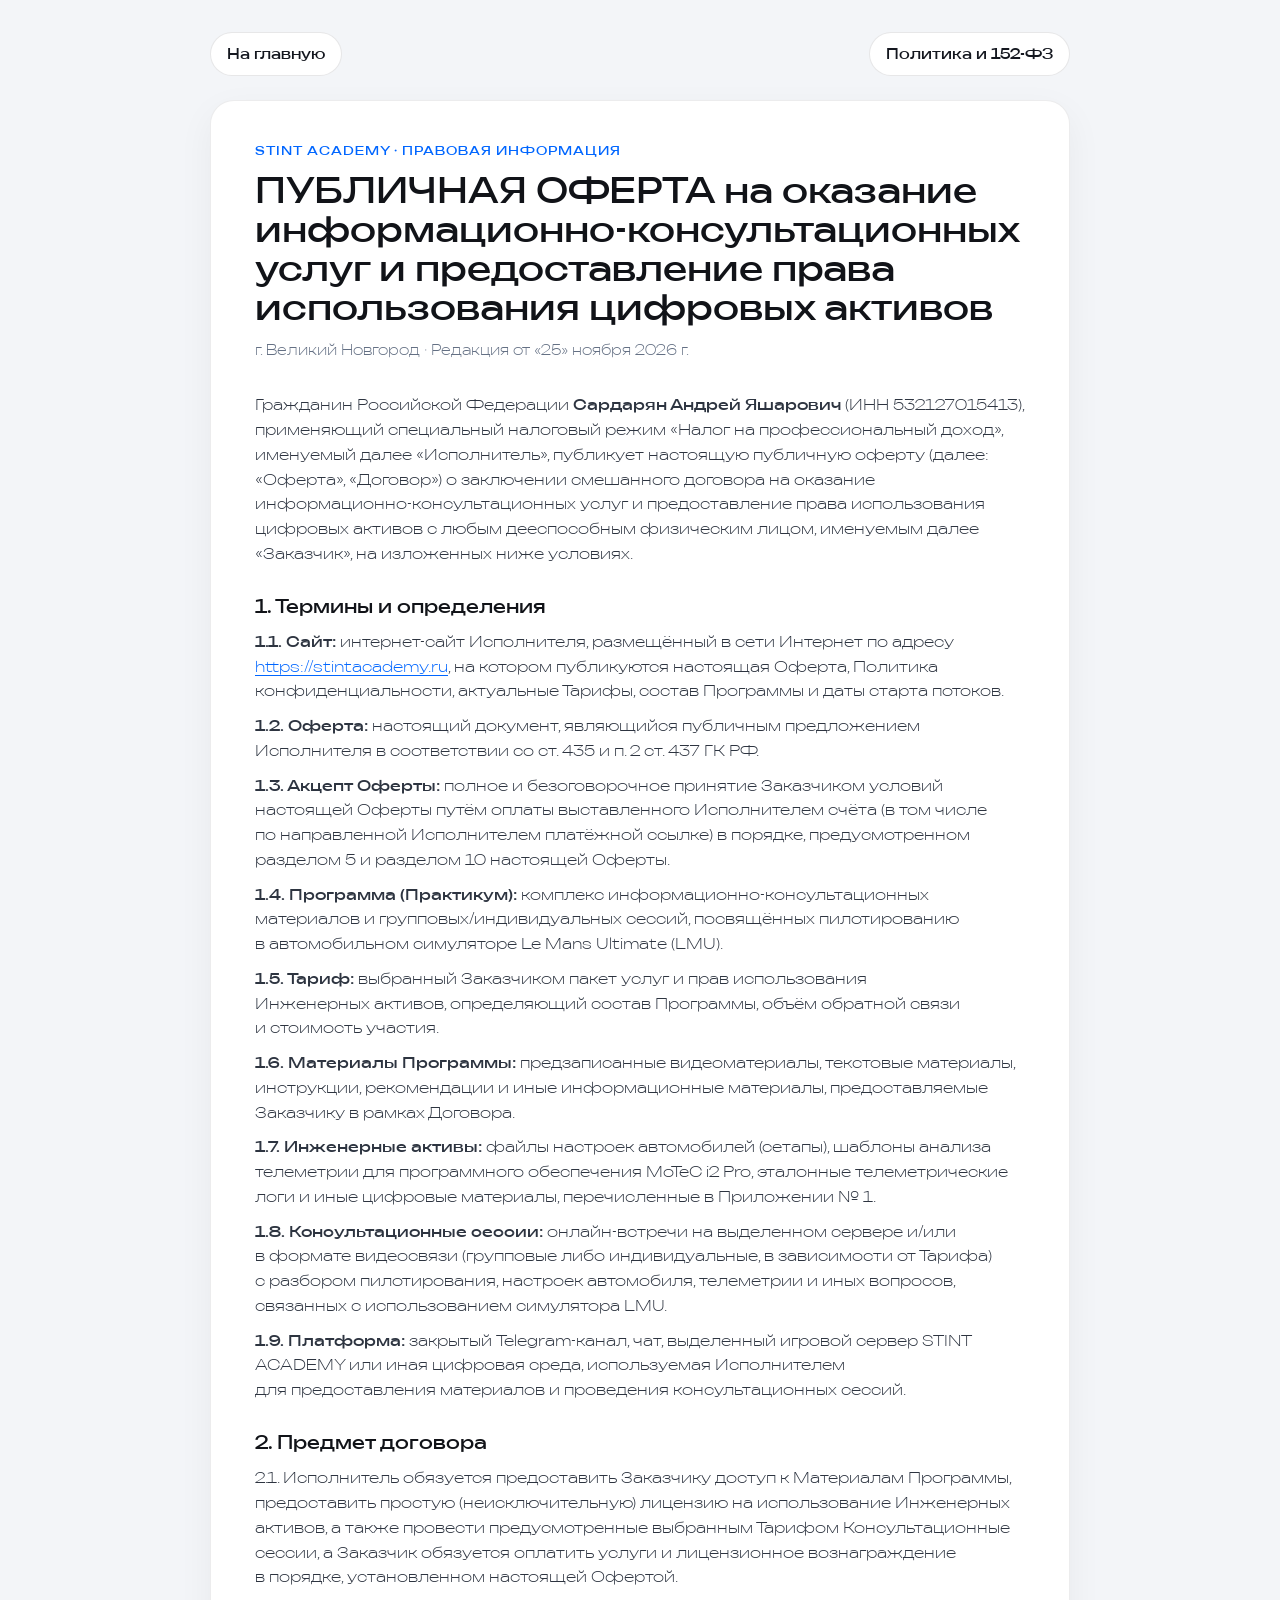
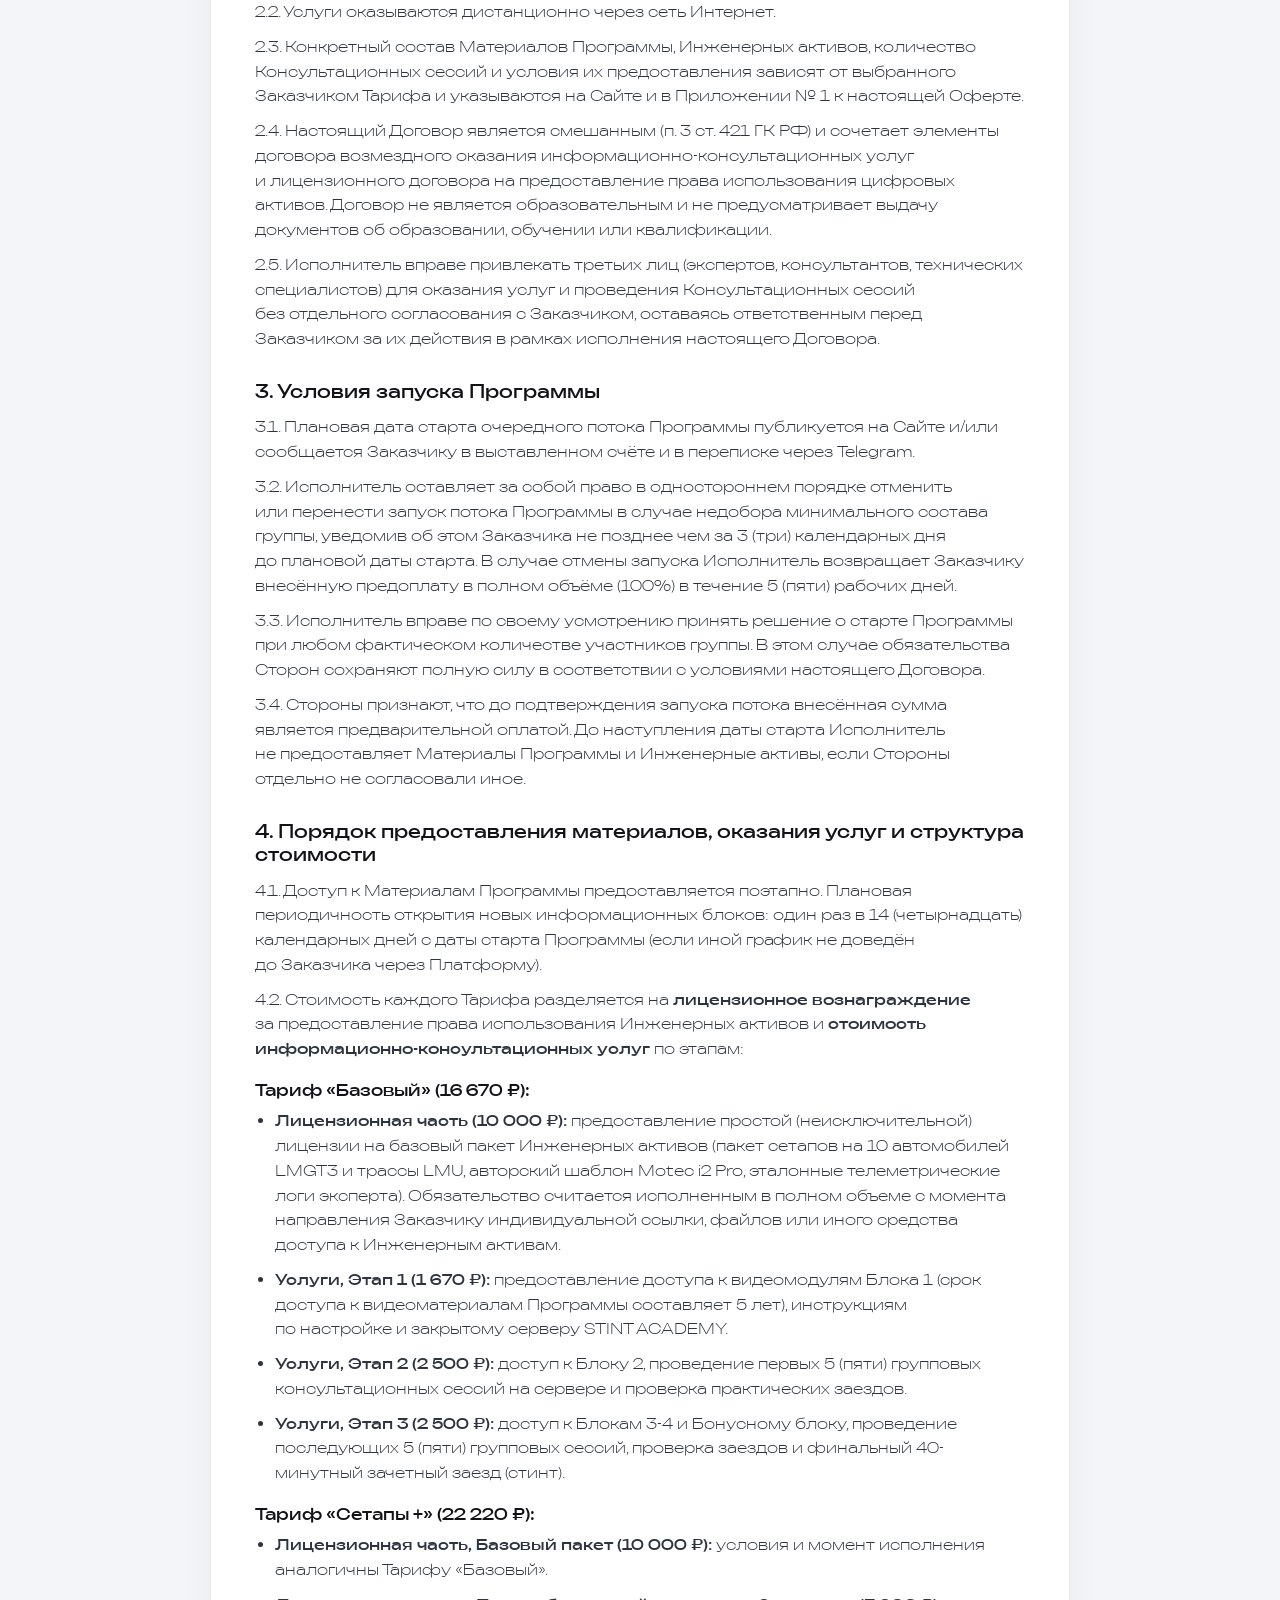
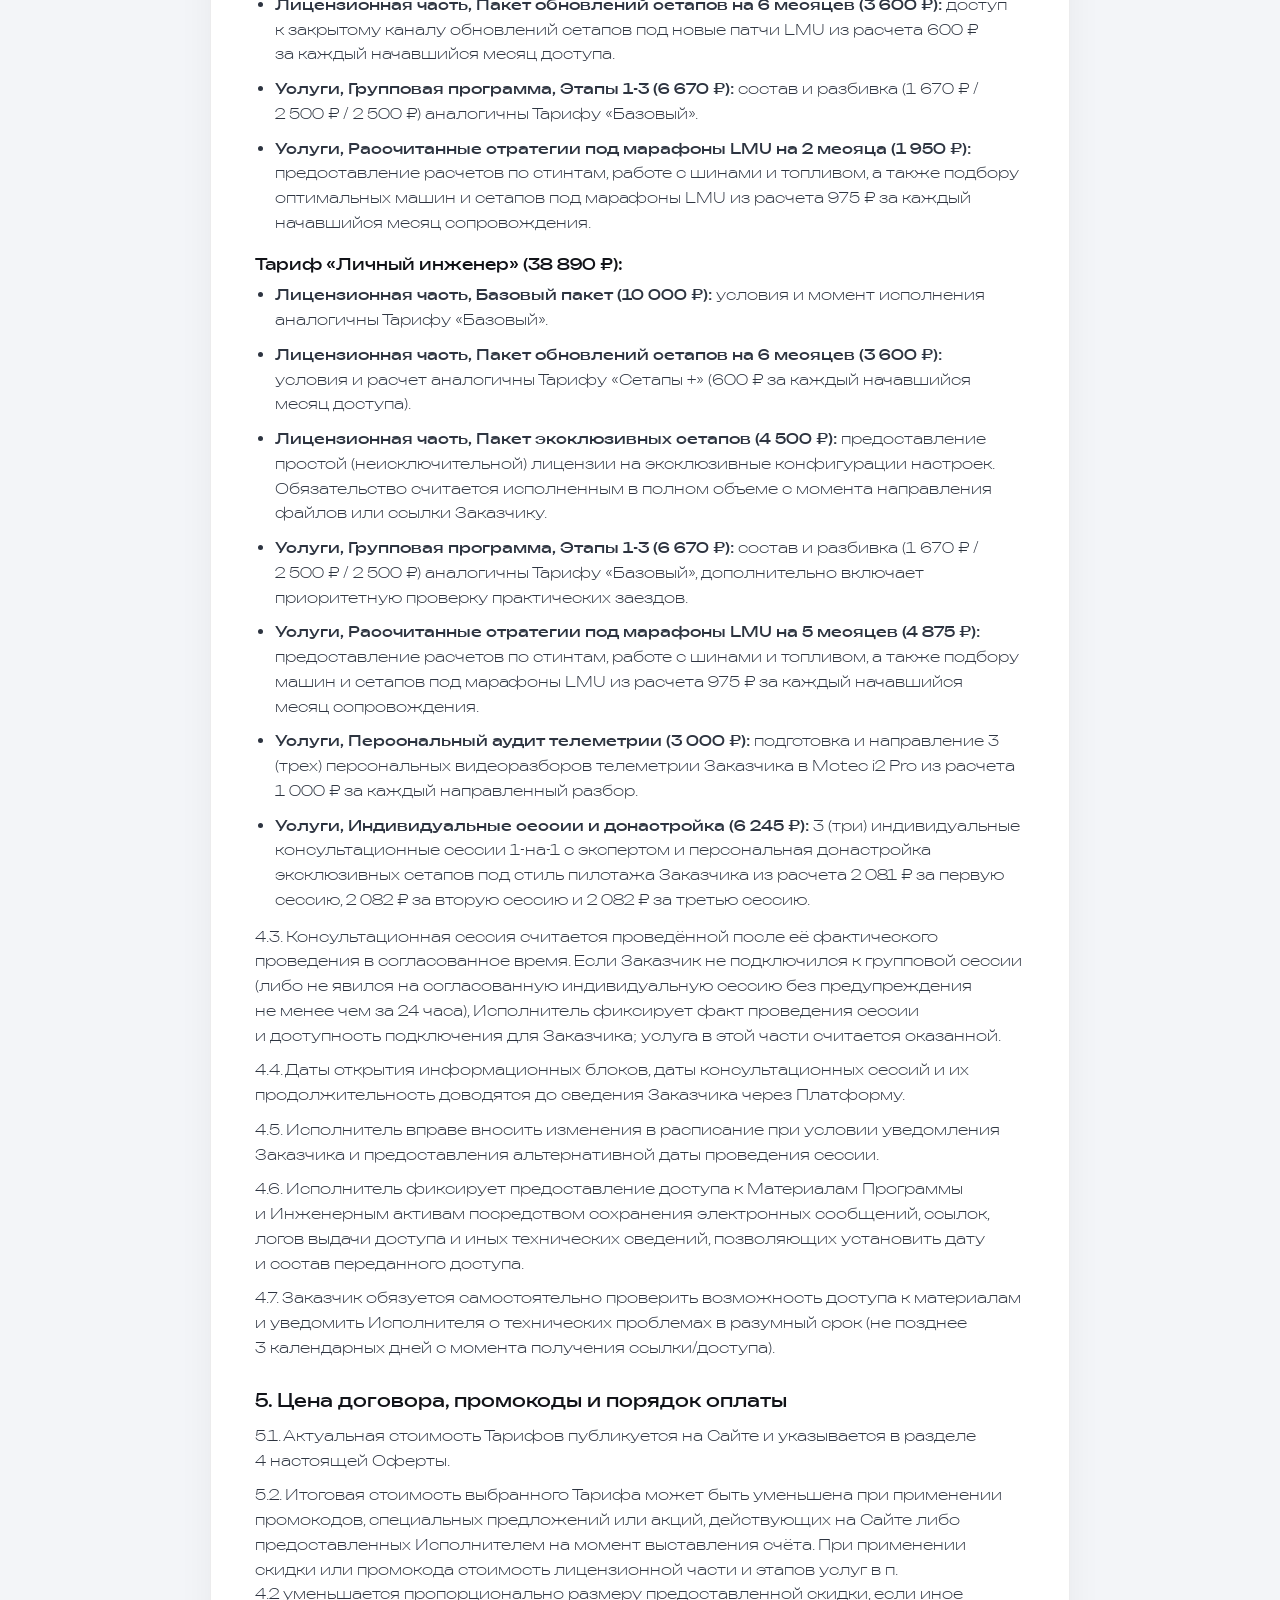
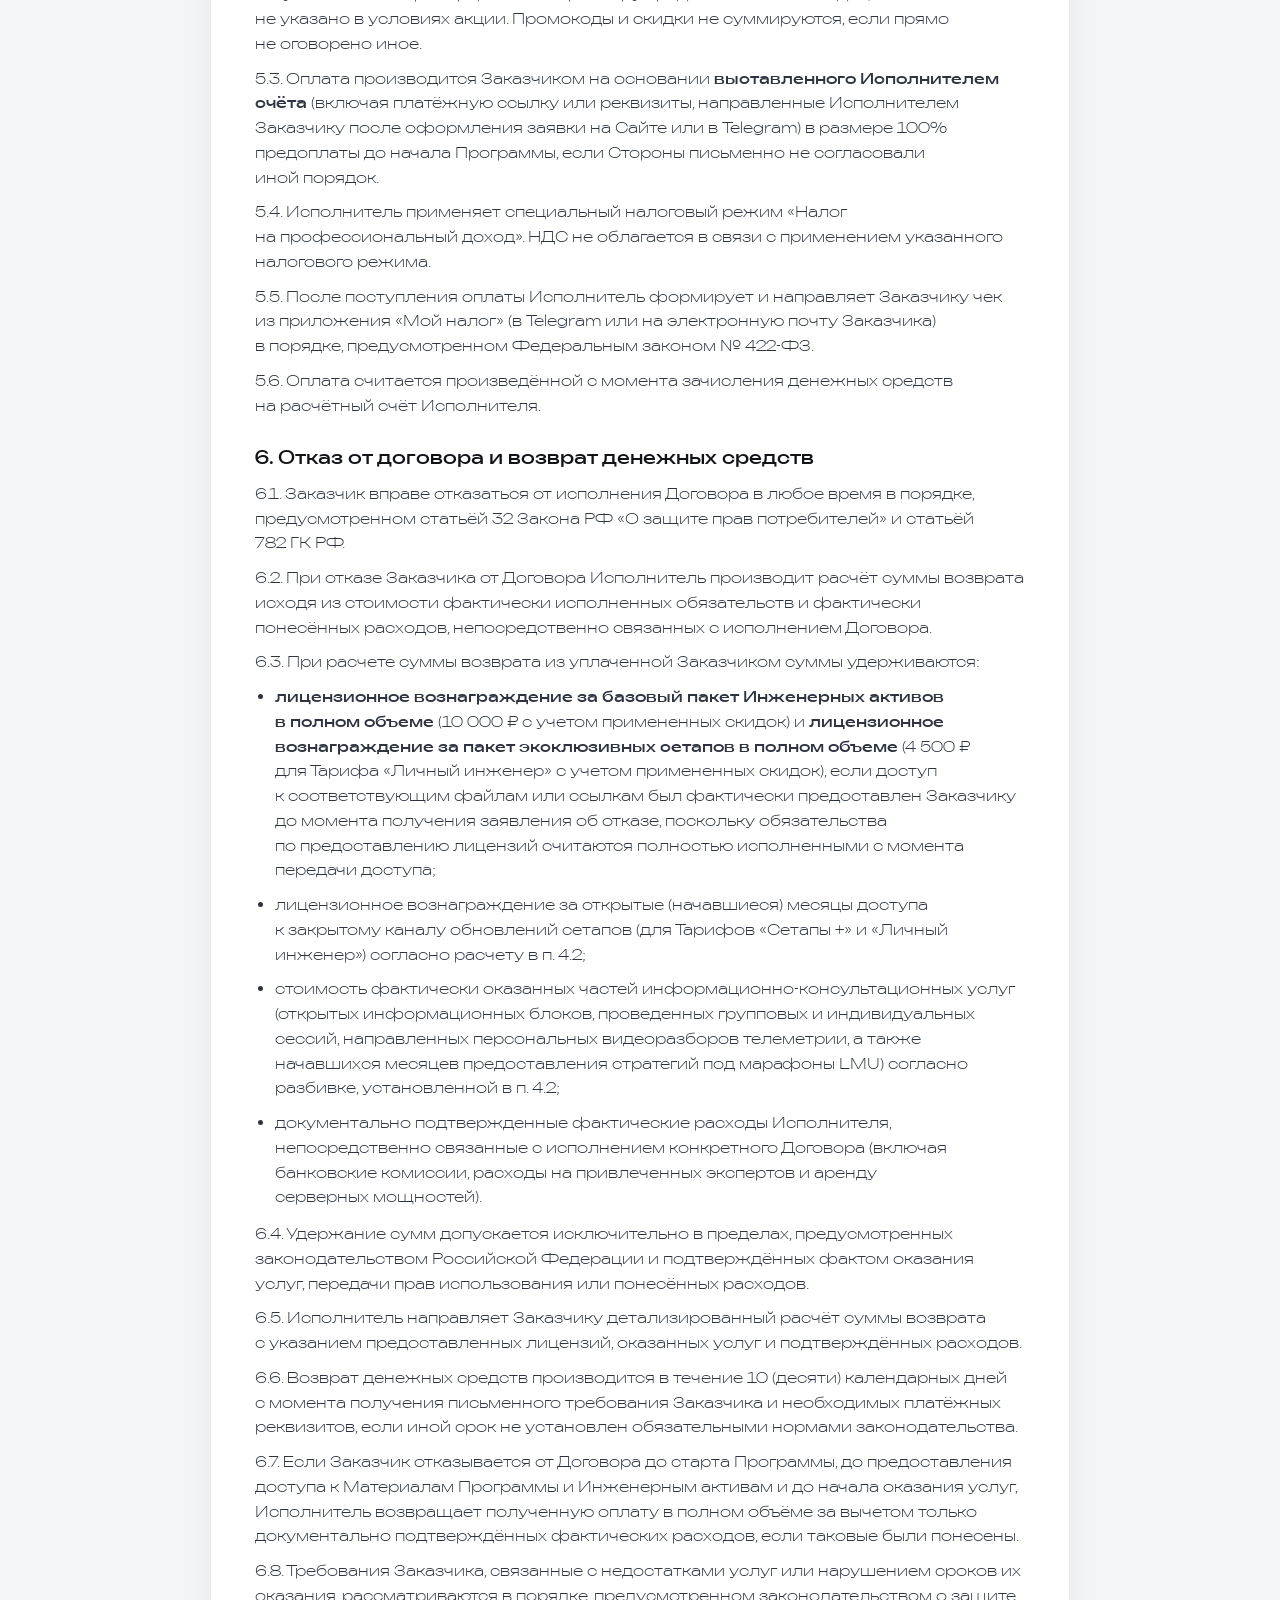
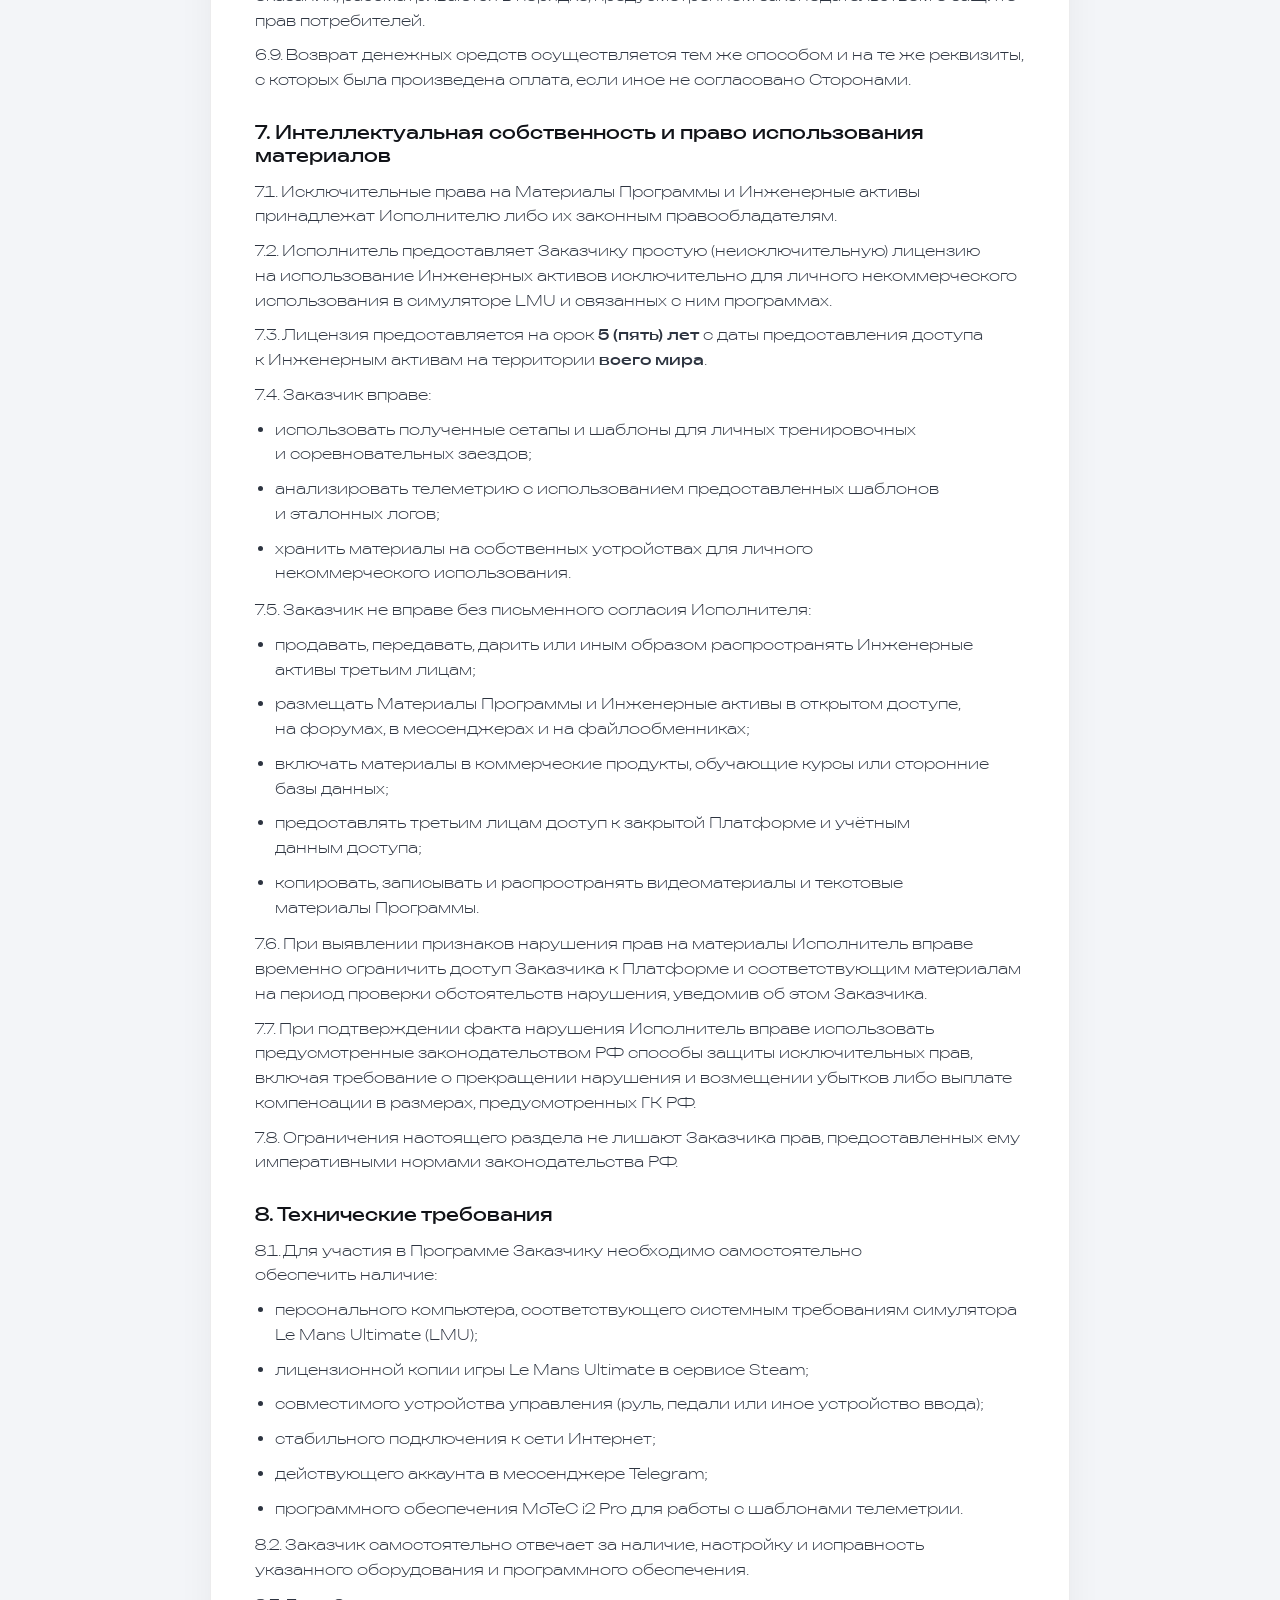
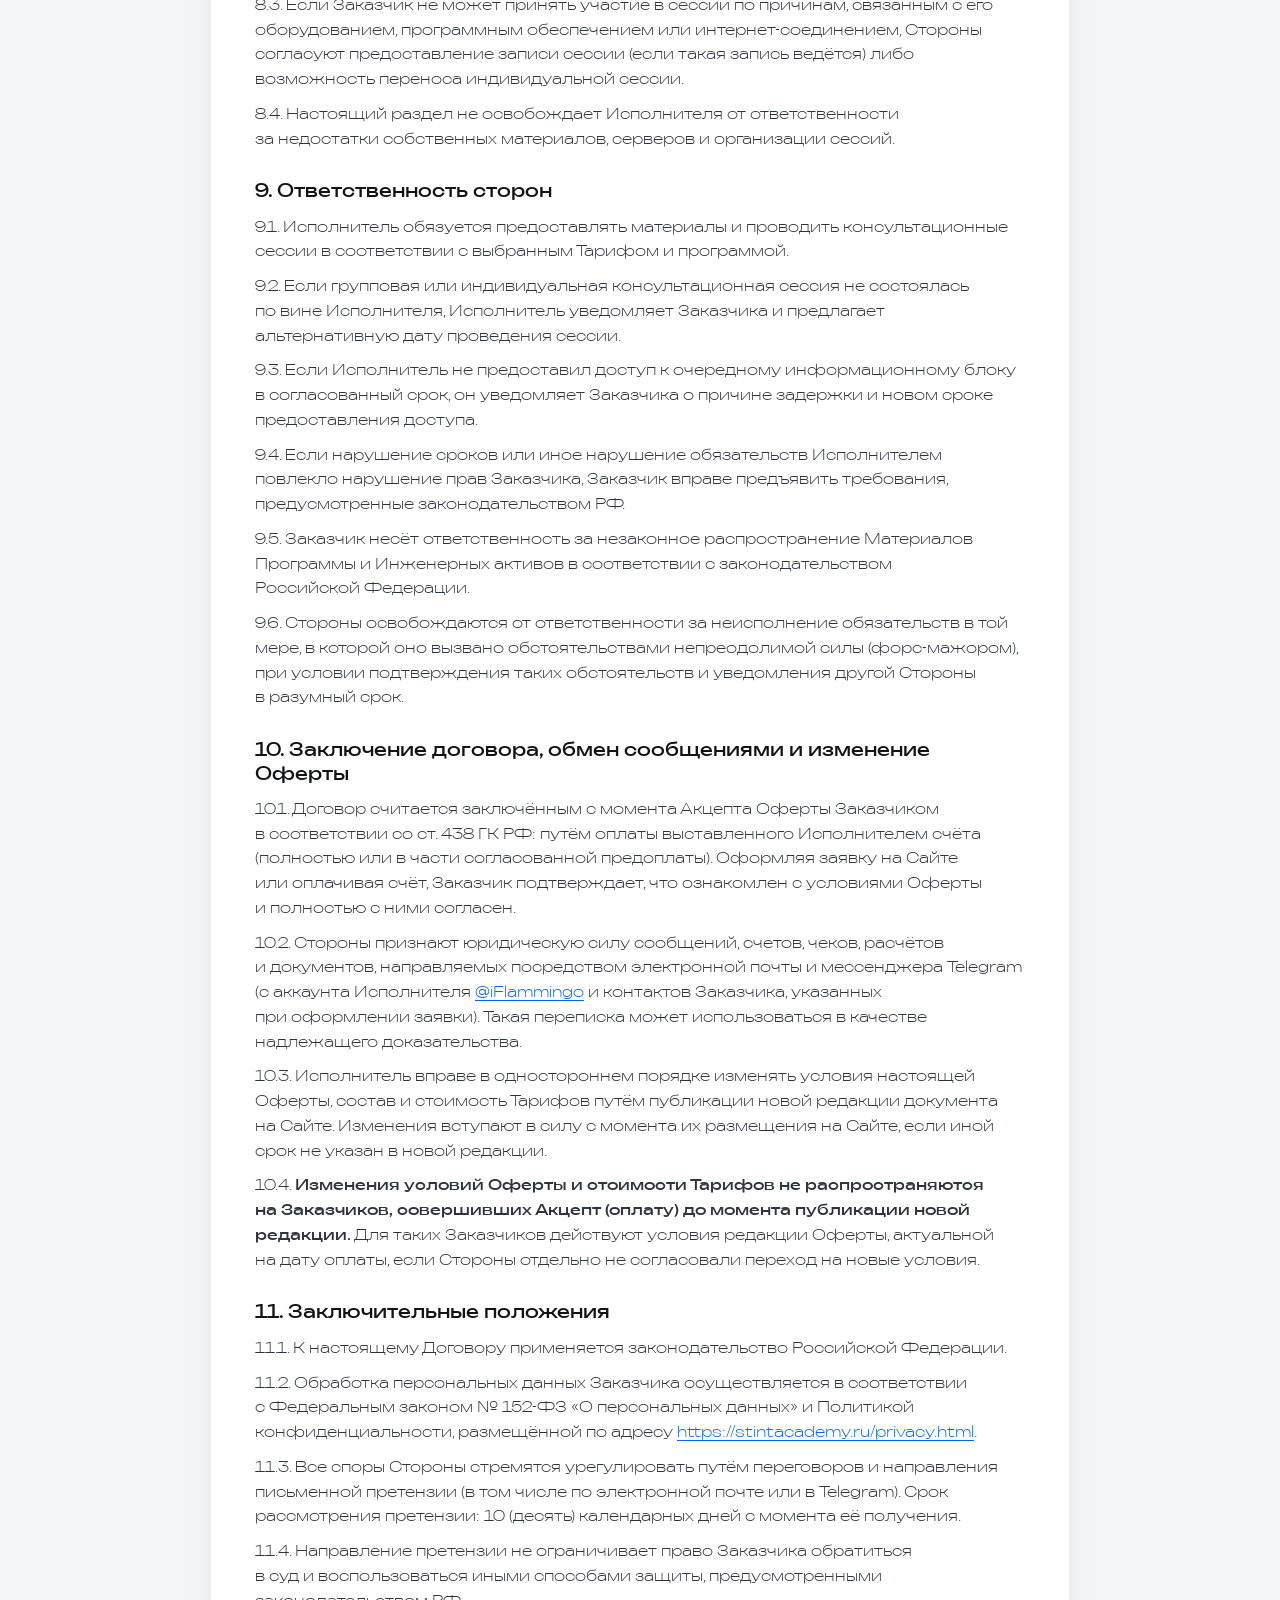
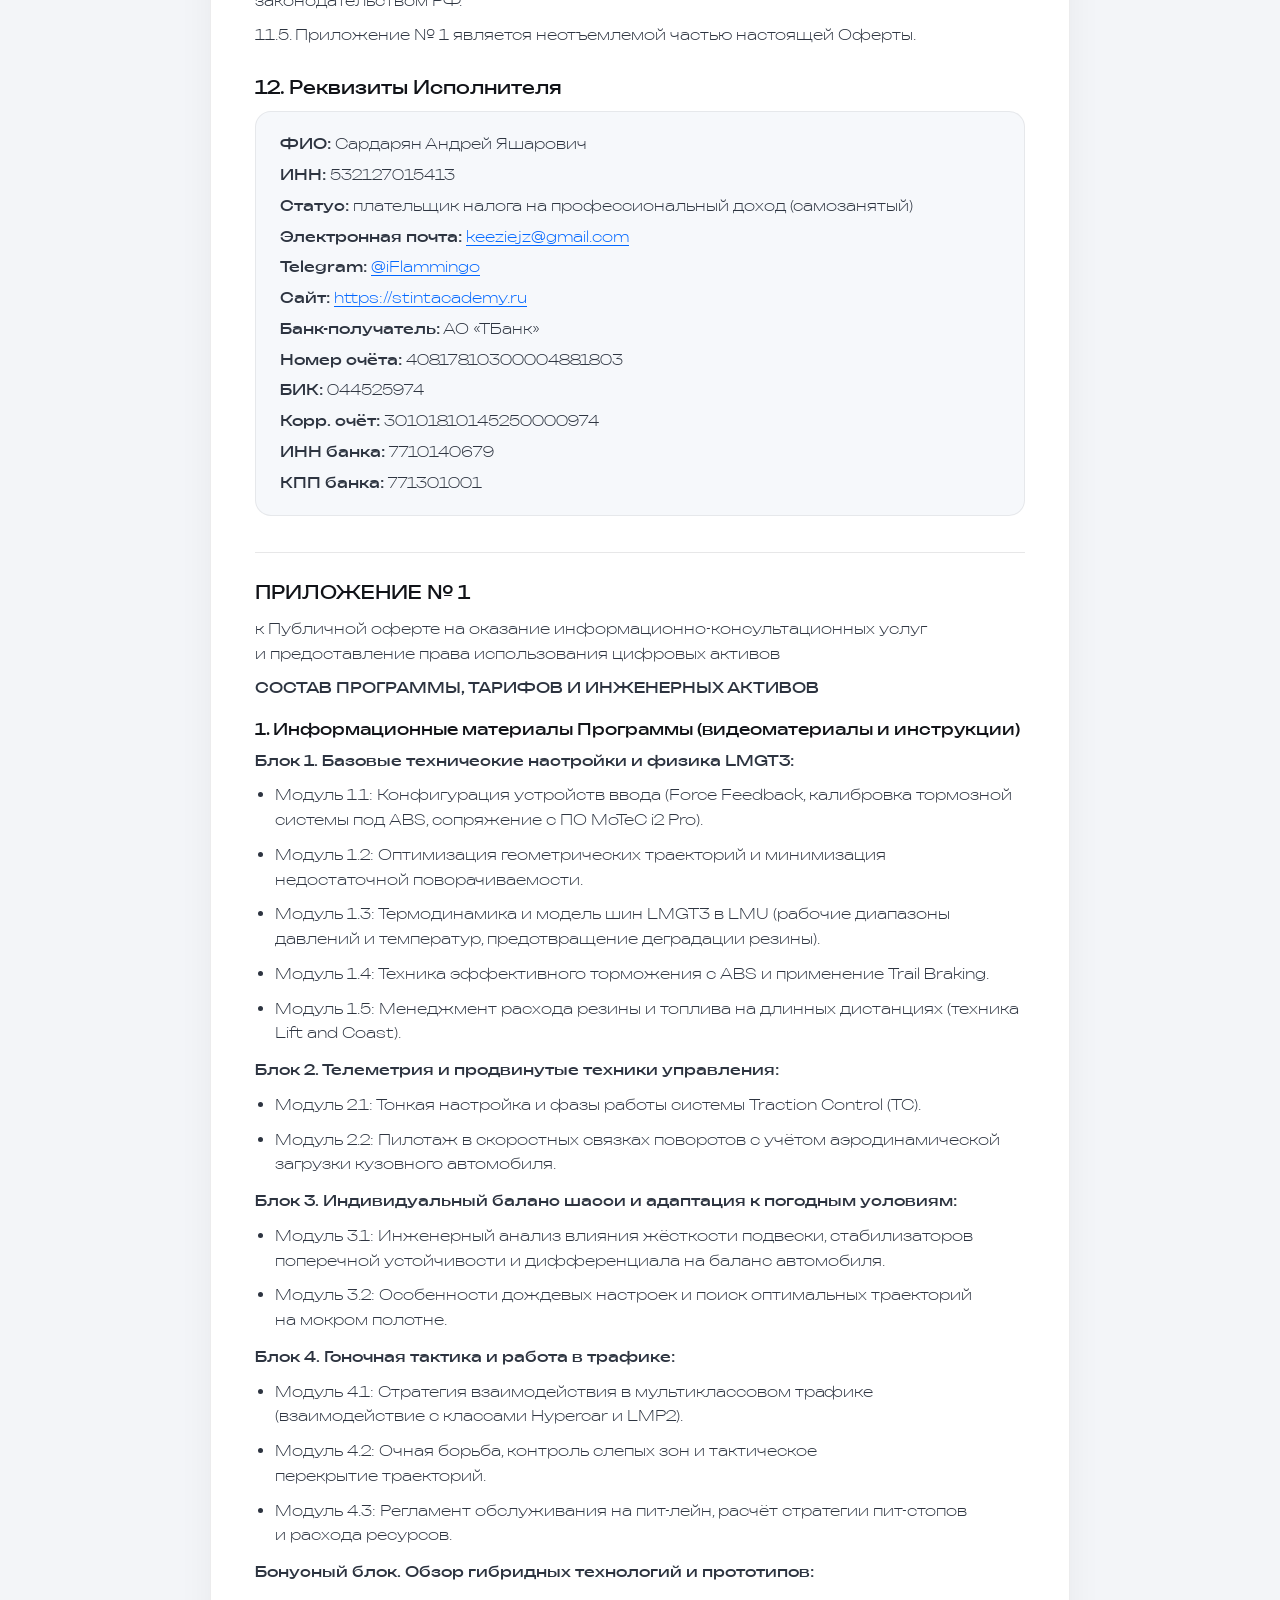
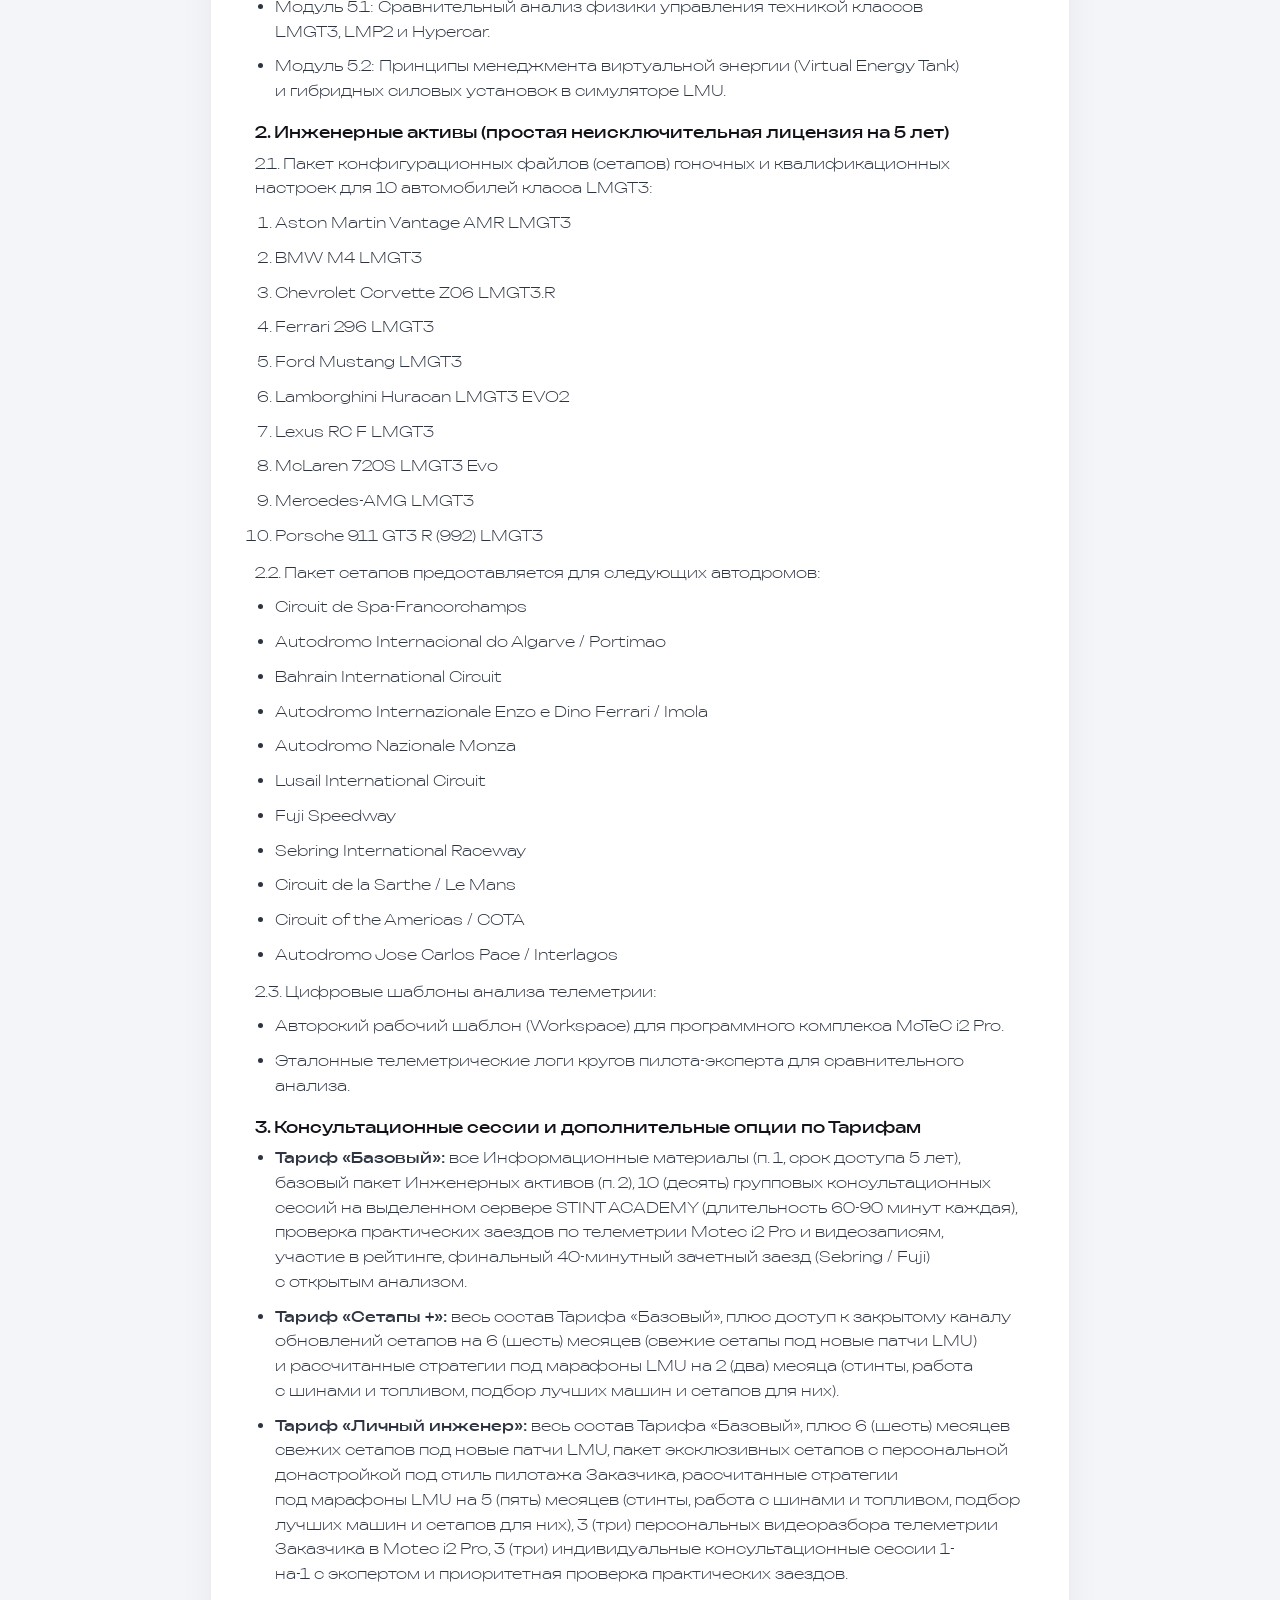
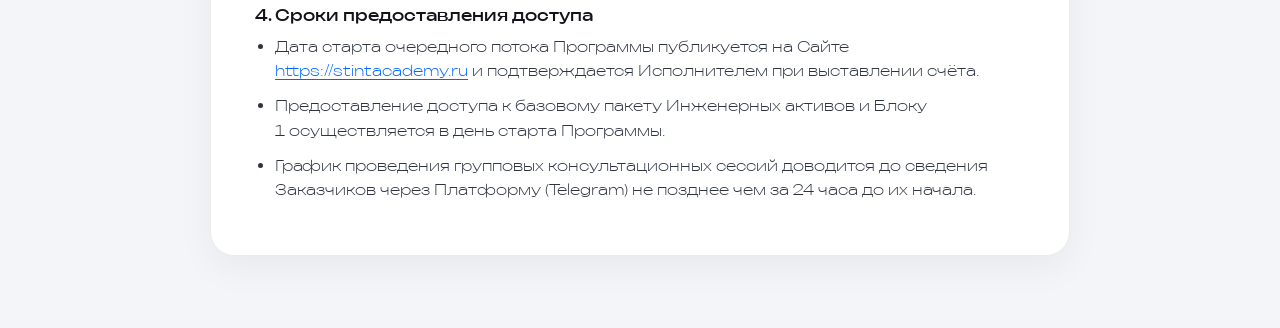
<file: offer.html>
<!DOCTYPE html>
<html lang="ru">
<head>
  <meta charset="UTF-8">
  <meta name="viewport" content="width=device-width, initial-scale=1.0">
  <title>Публичная оферта: STINT ACADEMY</title>
  <meta name="description" content="Публичная оферта STINT ACADEMY на оказание информационно-консультационных услуг и предоставление права использования цифровых активов для Le Mans Ultimate.">
  <link rel="canonical" href="https://stintacademy.ru/offer.html">
  <link rel="icon" type="image/png" href="/favicon-96x96.png" sizes="96x96">
  <link rel="icon" type="image/svg+xml" href="/favicon.svg">
  <link rel="shortcut icon" href="/favicon.ico">
  <link rel="apple-touch-icon" sizes="180x180" href="/apple-touch-icon.png">
  <link rel="manifest" href="/site.webmanifest">
  <meta name="theme-color" content="#F5F5F7">
  <link rel="stylesheet" href="css/tokens.css">
  <link rel="stylesheet" href="css/main.css">
  <style>
    .legal-page {
      min-height: 100vh;
      padding: 32px 16px 72px;
      background: #f3f5f8;
      color: #14171f;
    }
    .legal-wrap {
      max-width: 860px;
      margin: 0 auto;
    }
    .legal-top {
      display: flex;
      align-items: center;
      justify-content: space-between;
      gap: 16px;
      margin-bottom: 24px;
      flex-wrap: wrap;
    }
    .legal-back {
      display: inline-flex;
      align-items: center;
      gap: 8px;
      padding: 10px 16px;
      border-radius: 999px;
      background: #ffffff;
      color: #14171f;
      text-decoration: none;
      font-size: 14px;
      font-weight: 600;
      border: 1px solid rgba(20, 23, 31, 0.1);
      transition: border-color 0.2s ease, transform 0.2s ease;
    }
    .legal-back:hover {
      border-color: #0066FF;
      transform: translateY(-1px);
    }
    .legal-card {
      background: #ffffff;
      border-radius: 24px;
      padding: 40px 44px;
      border: 1px solid rgba(20, 23, 31, 0.08);
      box-shadow: 0 12px 36px rgba(15, 23, 42, 0.05);
    }
    .legal-eyebrow {
      font-size: 12px;
      font-weight: 700;
      letter-spacing: 0.08em;
      text-transform: uppercase;
      color: #0066FF;
      margin-bottom: 10px;
    }
    .legal-card h1 {
      font-size: clamp(24px, 4vw, 34px);
      line-height: 1.15;
      margin: 0 0 12px;
      color: #111318;
    }
    .legal-date {
      font-size: 14px;
      color: #647084;
      margin: 0 0 32px;
    }
    .legal-section {
      margin-bottom: 28px;
    }
    .legal-section:last-child {
      margin-bottom: 0;
    }
    .legal-section h2 {
      font-size: 18px;
      line-height: 1.3;
      margin: 0 0 12px;
      color: #111318;
    }
    .legal-section h3 {
      font-size: 16px;
      line-height: 1.35;
      margin: 18px 0 8px;
      color: #111318;
    }
    .legal-section p,
    .legal-section li {
      font-size: 15px;
      line-height: 1.65;
      color: #2d3440;
      margin: 0 0 10px;
    }
    .legal-section ul,
    .legal-section ol {
      padding-left: 20px;
      margin: 0 0 12px;
    }
    .legal-reqs {
      background: #f6f8fb;
      border-radius: 16px;
      padding: 20px 24px;
      border: 1px solid rgba(20, 23, 31, 0.07);
    }
    .legal-reqs p {
      margin-bottom: 6px;
    }
    .legal-reqs p:last-child {
      margin-bottom: 0;
    }
    .legal-card a {
      color: #0066FF;
      text-decoration: underline;
      text-underline-offset: 3px;
    }
    .legal-appendix-title {
      margin-top: 36px;
      padding-top: 28px;
      border-top: 1px solid rgba(20, 23, 31, 0.1);
    }
    @media (max-width: 640px) {
      .legal-card {
        padding: 24px 20px;
        border-radius: 18px;
      }
      .legal-section h2 {
        font-size: 17px;
      }
      .legal-section p,
      .legal-section li {
        font-size: 14px;
      }
    }
  </style>
  <!-- Yandex.Metrika counter -->
<script type="text/javascript">
    (function(m,e,t,r,i,k,a){
        m[i]=m[i]||function(){(m[i].a=m[i].a||[]).push(arguments)};
        m[i].l=1*new Date();
        for (var j = 0; j < document.scripts.length; j++) {if (document.scripts[j].src === r) { return; }}
        k=e.createElement(t),a=e.getElementsByTagName(t)[0],k.async=1,k.src=r,a.parentNode.insertBefore(k,a)
    })(window, document,'script','https://mc.yandex.ru/metrika/tag.js?id=114470592', 'ym');

    ym(114470592, 'init', {ssr:true, webvisor:true, clickmap:true, ecommerce:"dataLayer", referrer: document.referrer, url: location.href, accurateTrackBounce:true, trackLinks:true});
</script>
<noscript><div><img src="https://mc.yandex.ru/watch/114470592" style="position:absolute; left:-9999px;" alt="" /></div></noscript>
<!-- /Yandex.Metrika counter -->
</head>
<body>
  <main class="legal-page">
    <div class="legal-wrap">
      <div class="legal-top">
        <a class="legal-back" href="index.html">На главную</a>
        <a class="legal-back" href="privacy.html">Политика и 152-ФЗ</a>
      </div>

      <article class="legal-card">
        <div class="legal-eyebrow">STINT ACADEMY · Правовая информация</div>
        <h1>ПУБЛИЧНАЯ ОФЕРТА на оказание информационно-консультационных услуг и предоставление права использования цифровых активов</h1>
        <p class="legal-date">г. Великий Новгород · Редакция от «25» ноября 2026 г.</p>

        <section class="legal-section">
          <p>Гражданин Российской Федерации <strong>Сардарян Андрей Яшарович</strong> (ИНН 532127015413), применяющий специальный налоговый режим «Налог на профессиональный доход», именуемый далее «Исполнитель», публикует настоящую публичную оферту (далее: «Оферта», «Договор») о заключении смешанного договора на оказание информационно-консультационных услуг и предоставление права использования цифровых активов с любым дееспособным физическим лицом, именуемым далее «Заказчик», на изложенных ниже условиях.</p>
        </section>

        <section class="legal-section">
          <h2>1. Термины и определения</h2>
          <p><strong>1.1. Сайт:</strong> интернет-сайт Исполнителя, размещённый в сети Интернет по адресу <a href="https://stintacademy.ru">https://stintacademy.ru</a>, на котором публикуются настоящая Оферта, Политика конфиденциальности, актуальные Тарифы, состав Программы и даты старта потоков.</p>
          <p><strong>1.2. Оферта:</strong> настоящий документ, являющийся публичным предложением Исполнителя в соответствии со ст. 435 и п. 2 ст. 437 ГК РФ.</p>
          <p><strong>1.3. Акцепт Оферты:</strong> полное и безоговорочное принятие Заказчиком условий настоящей Оферты путём оплаты выставленного Исполнителем счёта (в том числе по направленной Исполнителем платёжной ссылке) в порядке, предусмотренном разделом 5 и разделом 10 настоящей Оферты.</p>
          <p><strong>1.4. Программа (Практикум):</strong> комплекс информационно-консультационных материалов и групповых/индивидуальных сессий, посвящённых пилотированию в автомобильном симуляторе Le Mans Ultimate (LMU).</p>
          <p><strong>1.5. Тариф:</strong> выбранный Заказчиком пакет услуг и прав использования Инженерных активов, определяющий состав Программы, объём обратной связи и стоимость участия.</p>
          <p><strong>1.6. Материалы Программы:</strong> предзаписанные видеоматериалы, текстовые материалы, инструкции, рекомендации и иные информационные материалы, предоставляемые Заказчику в рамках Договора.</p>
          <p><strong>1.7. Инженерные активы:</strong> файлы настроек автомобилей (сетапы), шаблоны анализа телеметрии для программного обеспечения MoTeC i2 Pro, эталонные телеметрические логи и иные цифровые материалы, перечисленные в Приложении № 1.</p>
          <p><strong>1.8. Консультационные сессии:</strong> онлайн-встречи на выделенном сервере и/или в формате видеосвязи (групповые либо индивидуальные, в зависимости от Тарифа) с разбором пилотирования, настроек автомобиля, телеметрии и иных вопросов, связанных с использованием симулятора LMU.</p>
          <p><strong>1.9. Платформа:</strong> закрытый Telegram-канал, чат, выделенный игровой сервер STINT ACADEMY или иная цифровая среда, используемая Исполнителем для предоставления материалов и проведения консультационных сессий.</p>
        </section>

        <section class="legal-section">
          <h2>2. Предмет договора</h2>
          <p>2.1. Исполнитель обязуется предоставить Заказчику доступ к Материалам Программы, предоставить простую (неисключительную) лицензию на использование Инженерных активов, а также провести предусмотренные выбранным Тарифом Консультационные сессии, а Заказчик обязуется оплатить услуги и лицензионное вознаграждение в порядке, установленном настоящей Офертой.</p>
          <p>2.2. Услуги оказываются дистанционно через сеть Интернет.</p>
          <p>2.3. Конкретный состав Материалов Программы, Инженерных активов, количество Консультационных сессий и условия их предоставления зависят от выбранного Заказчиком Тарифа и указываются на Сайте и в Приложении № 1 к настоящей Оферте.</p>
          <p>2.4. Настоящий Договор является смешанным (п. 3 ст. 421 ГК РФ) и сочетает элементы договора возмездного оказания информационно-консультационных услуг и лицензионного договора на предоставление права использования цифровых активов. Договор не является образовательным и не предусматривает выдачу документов об образовании, обучении или квалификации.</p>
          <p>2.5. Исполнитель вправе привлекать третьих лиц (экспертов, консультантов, технических специалистов) для оказания услуг и проведения Консультационных сессий без отдельного согласования с Заказчиком, оставаясь ответственным перед Заказчиком за их действия в рамках исполнения настоящего Договора.</p>
        </section>

        <section class="legal-section">
          <h2>3. Условия запуска Программы</h2>
          <p>3.1. Плановая дата старта очередного потока Программы публикуется на Сайте и/или сообщается Заказчику в выставленном счёте и в переписке через Telegram.</p>
          <p>3.2. Исполнитель оставляет за собой право в одностороннем порядке отменить или перенести запуск потока Программы в случае недобора минимального состава группы, уведомив об этом Заказчика не позднее чем за 3 (три) календарных дня до плановой даты старта. В случае отмены запуска Исполнитель возвращает Заказчику внесённую предоплату в полном объёме (100%) в течение 5 (пяти) рабочих дней.</p>
          <p>3.3. Исполнитель вправе по своему усмотрению принять решение о старте Программы при любом фактическом количестве участников группы. В этом случае обязательства Сторон сохраняют полную силу в соответствии с условиями настоящего Договора.</p>
          <p>3.4. Стороны признают, что до подтверждения запуска потока внесённая сумма является предварительной оплатой. До наступления даты старта Исполнитель не предоставляет Материалы Программы и Инженерные активы, если Стороны отдельно не согласовали иное.</p>
        </section>

        <section class="legal-section">
          <h2>4. Порядок предоставления материалов, оказания услуг и структура стоимости</h2>
          <p>4.1. Доступ к Материалам Программы предоставляется поэтапно. Плановая периодичность открытия новых информационных блоков: один раз в 14 (четырнадцать) календарных дней с даты старта Программы (если иной график не доведён до Заказчика через Платформу).</p>
          <p>4.2. Стоимость каждого Тарифа разделяется на <strong>лицензионное вознаграждение</strong> за предоставление права использования Инженерных активов и <strong>стоимость информационно-консультационных услуг</strong> по этапам:</p>

          <h3>Тариф «Базовый» (16 670 ₽):</h3>
          <ul>
            <li><strong>Лицензионная часть (10 000 ₽):</strong> предоставление простой (неисключительной) лицензии на базовый пакет Инженерных активов (пакет сетапов на 10 автомобилей LMGT3 и трассы LMU, авторский шаблон Motec i2 Pro, эталонные телеметрические логи эксперта). Обязательство считается исполненным в полном объеме с момента направления Заказчику индивидуальной ссылки, файлов или иного средства доступа к Инженерным активам.</li>
            <li><strong>Услуги, Этап 1 (1 670 ₽):</strong> предоставление доступа к видеомодулям Блока 1 (срок доступа к видеоматериалам Программы составляет 5 лет), инструкциям по настройке и закрытому серверу STINT ACADEMY.</li>
            <li><strong>Услуги, Этап 2 (2 500 ₽):</strong> доступ к Блоку 2, проведение первых 5 (пяти) групповых консультационных сессий на сервере и проверка практических заездов.</li>
            <li><strong>Услуги, Этап 3 (2 500 ₽):</strong> доступ к Блокам 3-4 и Бонусному блоку, проведение последующих 5 (пяти) групповых сессий, проверка заездов и финальный 40-минутный зачетный заезд (стинт).</li>
          </ul>

          <h3>Тариф «Сетапы +» (22 220 ₽):</h3>
          <ul>
            <li><strong>Лицензионная часть, Базовый пакет (10 000 ₽):</strong> условия и момент исполнения аналогичны Тарифу «Базовый».</li>
            <li><strong>Лицензионная часть, Пакет обновлений сетапов на 6 месяцев (3 600 ₽):</strong> доступ к закрытому каналу обновлений сетапов под новые патчи LMU из расчета 600 ₽ за каждый начавшийся месяц доступа.</li>
            <li><strong>Услуги, Групповая программа, Этапы 1-3 (6 670 ₽):</strong> состав и разбивка (1 670 ₽ / 2 500 ₽ / 2 500 ₽) аналогичны Тарифу «Базовый».</li>
            <li><strong>Услуги, Рассчитанные стратегии под марафоны LMU на 2 месяца (1 950 ₽):</strong> предоставление расчетов по стинтам, работе с шинами и топливом, а также подбору оптимальных машин и сетапов под марафоны LMU из расчета 975 ₽ за каждый начавшийся месяц сопровождения.</li>
          </ul>

          <h3>Тариф «Личный инженер» (38 890 ₽):</h3>
          <ul>
            <li><strong>Лицензионная часть, Базовый пакет (10 000 ₽):</strong> условия и момент исполнения аналогичны Тарифу «Базовый».</li>
            <li><strong>Лицензионная часть, Пакет обновлений сетапов на 6 месяцев (3 600 ₽):</strong> условия и расчет аналогичны Тарифу «Сетапы +» (600 ₽ за каждый начавшийся месяц доступа).</li>
            <li><strong>Лицензионная часть, Пакет эксклюзивных сетапов (4 500 ₽):</strong> предоставление простой (неисключительной) лицензии на эксклюзивные конфигурации настроек. Обязательство считается исполненным в полном объеме с момента направления файлов или ссылки Заказчику.</li>
            <li><strong>Услуги, Групповая программа, Этапы 1-3 (6 670 ₽):</strong> состав и разбивка (1 670 ₽ / 2 500 ₽ / 2 500 ₽) аналогичны Тарифу «Базовый», дополнительно включает приоритетную проверку практических заездов.</li>
            <li><strong>Услуги, Рассчитанные стратегии под марафоны LMU на 5 месяцев (4 875 ₽):</strong> предоставление расчетов по стинтам, работе с шинами и топливом, а также подбору машин и сетапов под марафоны LMU из расчета 975 ₽ за каждый начавшийся месяц сопровождения.</li>
            <li><strong>Услуги, Персональный аудит телеметрии (3 000 ₽):</strong> подготовка и направление 3 (трех) персональных видеоразборов телеметрии Заказчика в Motec i2 Pro из расчета 1 000 ₽ за каждый направленный разбор.</li>
            <li><strong>Услуги, Индивидуальные сессии и донастройка (6 245 ₽):</strong> 3 (три) индивидуальные консультационные сессии 1-на-1 с экспертом и персональная донастройка эксклюзивных сетапов под стиль пилотажа Заказчика из расчета 2 081 ₽ за первую сессию, 2 082 ₽ за вторую сессию и 2 082 ₽ за третью сессию.</li>
          </ul>

          <p>4.3. Консультационная сессия считается проведённой после её фактического проведения в согласованное время. Если Заказчик не подключился к групповой сессии (либо не явился на согласованную индивидуальную сессию без предупреждения не менее чем за 24 часа), Исполнитель фиксирует факт проведения сессии и доступность подключения для Заказчика; услуга в этой части считается оказанной.</p>
          <p>4.4. Даты открытия информационных блоков, даты консультационных сессий и их продолжительность доводятся до сведения Заказчика через Платформу.</p>
          <p>4.5. Исполнитель вправе вносить изменения в расписание при условии уведомления Заказчика и предоставления альтернативной даты проведения сессии.</p>
          <p>4.6. Исполнитель фиксирует предоставление доступа к Материалам Программы и Инженерным активам посредством сохранения электронных сообщений, ссылок, логов выдачи доступа и иных технических сведений, позволяющих установить дату и состав переданного доступа.</p>
          <p>4.7. Заказчик обязуется самостоятельно проверить возможность доступа к материалам и уведомить Исполнителя о технических проблемах в разумный срок (не позднее 3 календарных дней с момента получения ссылки/доступа).</p>
        </section>

        <section class="legal-section">
          <h2>5. Цена договора, промокоды и порядок оплаты</h2>
          <p>5.1. Актуальная стоимость Тарифов публикуется на Сайте и указывается в разделе 4 настоящей Оферты.</p>
          <p>5.2. Итоговая стоимость выбранного Тарифа может быть уменьшена при применении промокодов, специальных предложений или акций, действующих на Сайте либо предоставленных Исполнителем на момент выставления счёта. При применении скидки или промокода стоимость лицензионной части и этапов услуг в п. 4.2 уменьшается пропорционально размеру предоставленной скидки, если иное не указано в условиях акции. Промокоды и скидки не суммируются, если прямо не оговорено иное.</p>
          <p>5.3. Оплата производится Заказчиком на основании <strong>выставленного Исполнителем счёта</strong> (включая платёжную ссылку или реквизиты, направленные Исполнителем Заказчику после оформления заявки на Сайте или в Telegram) в размере 100% предоплаты до начала Программы, если Стороны письменно не согласовали иной порядок.</p>
          <p>5.4. Исполнитель применяет специальный налоговый режим «Налог на профессиональный доход». НДС не облагается в связи с применением указанного налогового режима.</p>
          <p>5.5. После поступления оплаты Исполнитель формирует и направляет Заказчику чек из приложения «Мой налог» (в Telegram или на электронную почту Заказчика) в порядке, предусмотренном Федеральным законом № 422-ФЗ.</p>
          <p>5.6. Оплата считается произведённой с момента зачисления денежных средств на расчётный счёт Исполнителя.</p>
        </section>

        <section class="legal-section">
          <h2>6. Отказ от договора и возврат денежных средств</h2>
          <p>6.1. Заказчик вправе отказаться от исполнения Договора в любое время в порядке, предусмотренном статьёй 32 Закона РФ «О защите прав потребителей» и статьёй 782 ГК РФ.</p>
          <p>6.2. При отказе Заказчика от Договора Исполнитель производит расчёт суммы возврата исходя из стоимости фактически исполненных обязательств и фактически понесённых расходов, непосредственно связанных с исполнением Договора.</p>
          <p>6.3. При расчете суммы возврата из уплаченной Заказчиком суммы удерживаются:</p>
          <ul>
            <li><strong>лицензионное вознаграждение за базовый пакет Инженерных активов в полном объеме</strong> (10 000 ₽ с учетом примененных скидок) и <strong>лицензионное вознаграждение за пакет эксклюзивных сетапов в полном объеме</strong> (4 500 ₽ для Тарифа «Личный инженер» с учетом примененных скидок), если доступ к соответствующим файлам или ссылкам был фактически предоставлен Заказчику до момента получения заявления об отказе, поскольку обязательства по предоставлению лицензий считаются полностью исполненными с момента передачи доступа;</li>
            <li>лицензионное вознаграждение за открытые (начавшиеся) месяцы доступа к закрытому каналу обновлений сетапов (для Тарифов «Сетапы +» и «Личный инженер») согласно расчету в п. 4.2;</li>
            <li>стоимость фактически оказанных частей информационно-консультационных услуг (открытых информационных блоков, проведенных групповых и индивидуальных сессий, направленных персональных видеоразборов телеметрии, а также начавшихся месяцев предоставления стратегий под марафоны LMU) согласно разбивке, установленной в п. 4.2;</li>
            <li>документально подтвержденные фактические расходы Исполнителя, непосредственно связанные с исполнением конкретного Договора (включая банковские комиссии, расходы на привлеченных экспертов и аренду серверных мощностей).</li>
          </ul>
          <p>6.4. Удержание сумм допускается исключительно в пределах, предусмотренных законодательством Российской Федерации и подтверждённых фактом оказания услуг, передачи прав использования или понесённых расходов.</p>
          <p>6.5. Исполнитель направляет Заказчику детализированный расчёт суммы возврата с указанием предоставленных лицензий, оказанных услуг и подтверждённых расходов.</p>
          <p>6.6. Возврат денежных средств производится в течение 10 (десяти) календарных дней с момента получения письменного требования Заказчика и необходимых платёжных реквизитов, если иной срок не установлен обязательными нормами законодательства.</p>
          <p>6.7. Если Заказчик отказывается от Договора до старта Программы, до предоставления доступа к Материалам Программы и Инженерным активам и до начала оказания услуг, Исполнитель возвращает полученную оплату в полном объёме за вычетом только документально подтверждённых фактических расходов, если таковые были понесены.</p>
          <p>6.8. Требования Заказчика, связанные с недостатками услуг или нарушением сроков их оказания, рассматриваются в порядке, предусмотренном законодательством о защите прав потребителей.</p>
          <p>6.9. Возврат денежных средств осуществляется тем же способом и на те же реквизиты, с которых была произведена оплата, если иное не согласовано Сторонами.</p>
        </section>

        <section class="legal-section">
          <h2>7. Интеллектуальная собственность и право использования материалов</h2>
          <p>7.1. Исключительные права на Материалы Программы и Инженерные активы принадлежат Исполнителю либо их законным правообладателям.</p>
          <p>7.2. Исполнитель предоставляет Заказчику простую (неисключительную) лицензию на использование Инженерных активов исключительно для личного некоммерческого использования в симуляторе LMU и связанных с ним программах.</p>
          <p>7.3. Лицензия предоставляется на срок <strong>5 (пять) лет</strong> с даты предоставления доступа к Инженерным активам на территории <strong>всего мира</strong>.</p>
          <p>7.4. Заказчик вправе:</p>
          <ul>
            <li>использовать полученные сетапы и шаблоны для личных тренировочных и соревновательных заездов;</li>
            <li>анализировать телеметрию с использованием предоставленных шаблонов и эталонных логов;</li>
            <li>хранить материалы на собственных устройствах для личного некоммерческого использования.</li>
          </ul>
          <p>7.5. Заказчик не вправе без письменного согласия Исполнителя:</p>
          <ul>
            <li>продавать, передавать, дарить или иным образом распространять Инженерные активы третьим лицам;</li>
            <li>размещать Материалы Программы и Инженерные активы в открытом доступе, на форумах, в мессенджерах и на файлообменниках;</li>
            <li>включать материалы в коммерческие продукты, обучающие курсы или сторонние базы данных;</li>
            <li>предоставлять третьим лицам доступ к закрытой Платформе и учётным данным доступа;</li>
            <li>копировать, записывать и распространять видеоматериалы и текстовые материалы Программы.</li>
          </ul>
          <p>7.6. При выявлении признаков нарушения прав на материалы Исполнитель вправе временно ограничить доступ Заказчика к Платформе и соответствующим материалам на период проверки обстоятельств нарушения, уведомив об этом Заказчика.</p>
          <p>7.7. При подтверждении факта нарушения Исполнитель вправе использовать предусмотренные законодательством РФ способы защиты исключительных прав, включая требование о прекращении нарушения и возмещении убытков либо выплате компенсации в размерах, предусмотренных ГК РФ.</p>
          <p>7.8. Ограничения настоящего раздела не лишают Заказчика прав, предоставленных ему императивными нормами законодательства РФ.</p>
        </section>

        <section class="legal-section">
          <h2>8. Технические требования</h2>
          <p>8.1. Для участия в Программе Заказчику необходимо самостоятельно обеспечить наличие:</p>
          <ul>
            <li>персонального компьютера, соответствующего системным требованиям симулятора Le Mans Ultimate (LMU);</li>
            <li>лицензионной копии игры Le Mans Ultimate в сервисе Steam;</li>
            <li>совместимого устройства управления (руль, педали или иное устройство ввода);</li>
            <li>стабильного подключения к сети Интернет;</li>
            <li>действующего аккаунта в мессенджере Telegram;</li>
            <li>программного обеспечения MoTeC i2 Pro для работы с шаблонами телеметрии.</li>
          </ul>
          <p>8.2. Заказчик самостоятельно отвечает за наличие, настройку и исправность указанного оборудования и программного обеспечения.</p>
          <p>8.3. Если Заказчик не может принять участие в сессии по причинам, связанным с его оборудованием, программным обеспечением или интернет-соединением, Стороны согласуют предоставление записи сессии (если такая запись ведётся) либо возможность переноса индивидуальной сессии.</p>
          <p>8.4. Настоящий раздел не освобождает Исполнителя от ответственности за недостатки собственных материалов, серверов и организации сессий.</p>
        </section>

        <section class="legal-section">
          <h2>9. Ответственность сторон</h2>
          <p>9.1. Исполнитель обязуется предоставлять материалы и проводить консультационные сессии в соответствии с выбранным Тарифом и программой.</p>
          <p>9.2. Если групповая или индивидуальная консультационная сессия не состоялась по вине Исполнителя, Исполнитель уведомляет Заказчика и предлагает альтернативную дату проведения сессии.</p>
          <p>9.3. Если Исполнитель не предоставил доступ к очередному информационному блоку в согласованный срок, он уведомляет Заказчика о причине задержки и новом сроке предоставления доступа.</p>
          <p>9.4. Если нарушение сроков или иное нарушение обязательств Исполнителем повлекло нарушение прав Заказчика, Заказчик вправе предъявить требования, предусмотренные законодательством РФ.</p>
          <p>9.5. Заказчик несёт ответственность за незаконное распространение Материалов Программы и Инженерных активов в соответствии с законодательством Российской Федерации.</p>
          <p>9.6. Стороны освобождаются от ответственности за неисполнение обязательств в той мере, в которой оно вызвано обстоятельствами непреодолимой силы (форс-мажором), при условии подтверждения таких обстоятельств и уведомления другой Стороны в разумный срок.</p>
        </section>

        <section class="legal-section">
          <h2>10. Заключение договора, обмен сообщениями и изменение Оферты</h2>
          <p>10.1. Договор считается заключённым с момента Акцепта Оферты Заказчиком в соответствии со ст. 438 ГК РФ: путём оплаты выставленного Исполнителем счёта (полностью или в части согласованной предоплаты). Оформляя заявку на Сайте или оплачивая счёт, Заказчик подтверждает, что ознакомлен с условиями Оферты и полностью с ними согласен.</p>
          <p>10.2. Стороны признают юридическую силу сообщений, счетов, чеков, расчётов и документов, направляемых посредством электронной почты и мессенджера Telegram (с аккаунта Исполнителя <a href="https://t.me/iFlammingo" target="_blank" rel="noopener">@iFlammingo</a> и контактов Заказчика, указанных при оформлении заявки). Такая переписка может использоваться в качестве надлежащего доказательства.</p>
          <p>10.3. Исполнитель вправе в одностороннем порядке изменять условия настоящей Оферты, состав и стоимость Тарифов путём публикации новой редакции документа на Сайте. Изменения вступают в силу с момента их размещения на Сайте, если иной срок не указан в новой редакции.</p>
          <p>10.4. <strong>Изменения условий Оферты и стоимости Тарифов не распространяются на Заказчиков, совершивших Акцепт (оплату) до момента публикации новой редакции.</strong> Для таких Заказчиков действуют условия редакции Оферты, актуальной на дату оплаты, если Стороны отдельно не согласовали переход на новые условия.</p>
        </section>

        <section class="legal-section">
          <h2>11. Заключительные положения</h2>
          <p>11.1. К настоящему Договору применяется законодательство Российской Федерации.</p>
          <p>11.2. Обработка персональных данных Заказчика осуществляется в соответствии с Федеральным законом № 152-ФЗ «О персональных данных» и Политикой конфиденциальности, размещённой по адресу <a href="https://stintacademy.ru/privacy.html">https://stintacademy.ru/privacy.html</a>.</p>
          <p>11.3. Все споры Стороны стремятся урегулировать путём переговоров и направления письменной претензии (в том числе по электронной почте или в Telegram). Срок рассмотрения претензии: 10 (десять) календарных дней с момента её получения.</p>
          <p>11.4. Направление претензии не ограничивает право Заказчика обратиться в суд и воспользоваться иными способами защиты, предусмотренными законодательством РФ.</p>
          <p>11.5. Приложение № 1 является неотъемлемой частью настоящей Оферты.</p>
        </section>

        <section class="legal-section">
          <h2>12. Реквизиты Исполнителя</h2>
          <div class="legal-reqs">
            <p><strong>ФИО:</strong> Сардарян Андрей Яшарович</p>
            <p><strong>ИНН:</strong> 532127015413</p>
            <p><strong>Статус:</strong> плательщик налога на профессиональный доход (самозанятый)</p>
            <p><strong>Электронная почта:</strong> <a href="mailto:keeziejz@gmail.com">keeziejz@gmail.com</a></p>
            <p><strong>Telegram:</strong> <a href="https://t.me/iFlammingo" target="_blank" rel="noopener">@iFlammingo</a></p>
            <p><strong>Сайт:</strong> <a href="https://stintacademy.ru">https://stintacademy.ru</a></p>
            <p><strong>Банк-получатель:</strong> АО «ТБанк»</p>
            <p><strong>Номер счёта:</strong> 40817810300004881803</p>
            <p><strong>БИК:</strong> 044525974</p>
            <p><strong>Корр. счёт:</strong> 30101810145250000974</p>
            <p><strong>ИНН банка:</strong> 7710140679</p>
            <p><strong>КПП банка:</strong> 771301001</p>
          </div>
        </section>

        <section class="legal-section legal-appendix-title">
          <h2>ПРИЛОЖЕНИЕ № 1</h2>
          <p>к Публичной оферте на оказание информационно-консультационных услуг и предоставление права использования цифровых активов</p>
          <p><strong>СОСТАВ ПРОГРАММЫ, ТАРИФОВ И ИНЖЕНЕРНЫХ АКТИВОВ</strong></p>

          <h3>1. Информационные материалы Программы (видеоматериалы и инструкции)</h3>
          <p><strong>Блок 1. Базовые технические настройки и физика LMGT3:</strong></p>
          <ul>
            <li>Модуль 1.1: Конфигурация устройств ввода (Force Feedback, калибровка тормозной системы под ABS, сопряжение с ПО MoTeC i2 Pro).</li>
            <li>Модуль 1.2: Оптимизация геометрических траекторий и минимизация недостаточной поворачиваемости.</li>
            <li>Модуль 1.3: Термодинамика и модель шин LMGT3 в LMU (рабочие диапазоны давлений и температур, предотвращение деградации резины).</li>
            <li>Модуль 1.4: Техника эффективного торможения с ABS и применение Trail Braking.</li>
            <li>Модуль 1.5: Менеджмент расхода резины и топлива на длинных дистанциях (техника Lift and Coast).</li>
          </ul>

          <p><strong>Блок 2. Телеметрия и продвинутые техники управления:</strong></p>
          <ul>
            <li>Модуль 2.1: Тонкая настройка и фазы работы системы Traction Control (TC).</li>
            <li>Модуль 2.2: Пилотаж в скоростных связках поворотов с учётом аэродинамической загрузки кузовного автомобиля.</li>
          </ul>

          <p><strong>Блок 3. Индивидуальный баланс шасси и адаптация к погодным условиям:</strong></p>
          <ul>
            <li>Модуль 3.1: Инженерный анализ влияния жёсткости подвески, стабилизаторов поперечной устойчивости и дифференциала на баланс автомобиля.</li>
            <li>Модуль 3.2: Особенности дождевых настроек и поиск оптимальных траекторий на мокром полотне.</li>
          </ul>

          <p><strong>Блок 4. Гоночная тактика и работа в трафике:</strong></p>
          <ul>
            <li>Модуль 4.1: Стратегия взаимодействия в мультиклассовом трафике (взаимодействие с классами Hypercar и LMP2).</li>
            <li>Модуль 4.2: Очная борьба, контроль слепых зон и тактическое перекрытие траекторий.</li>
            <li>Модуль 4.3: Регламент обслуживания на пит-лейн, расчёт стратегии пит-стопов и расхода ресурсов.</li>
          </ul>

          <p><strong>Бонусный блок. Обзор гибридных технологий и прототипов:</strong></p>
          <ul>
            <li>Модуль 5.1: Сравнительный анализ физики управления техникой классов LMGT3, LMP2 и Hypercar.</li>
            <li>Модуль 5.2: Принципы менеджмента виртуальной энергии (Virtual Energy Tank) и гибридных силовых установок в симуляторе LMU.</li>
          </ul>

          <h3>2. Инженерные активы (простая неисключительная лицензия на 5 лет)</h3>
          <p>2.1. Пакет конфигурационных файлов (сетапов) гоночных и квалификационных настроек для 10 автомобилей класса LMGT3:</p>
          <ol>
            <li>Aston Martin Vantage AMR LMGT3</li>
            <li>BMW M4 LMGT3</li>
            <li>Chevrolet Corvette Z06 LMGT3.R</li>
            <li>Ferrari 296 LMGT3</li>
            <li>Ford Mustang LMGT3</li>
            <li>Lamborghini Huracan LMGT3 EVO2</li>
            <li>Lexus RC F LMGT3</li>
            <li>McLaren 720S LMGT3 Evo</li>
            <li>Mercedes-AMG LMGT3</li>
            <li>Porsche 911 GT3 R (992) LMGT3</li>
          </ol>

          <p>2.2. Пакет сетапов предоставляется для следующих автодромов:</p>
          <ul>
            <li>Circuit de Spa-Francorchamps</li>
            <li>Autodromo Internacional do Algarve / Portimao</li>
            <li>Bahrain International Circuit</li>
            <li>Autodromo Internazionale Enzo e Dino Ferrari / Imola</li>
            <li>Autodromo Nazionale Monza</li>
            <li>Lusail International Circuit</li>
            <li>Fuji Speedway</li>
            <li>Sebring International Raceway</li>
            <li>Circuit de la Sarthe / Le Mans</li>
            <li>Circuit of the Americas / COTA</li>
            <li>Autodromo Jose Carlos Pace / Interlagos</li>
          </ul>

          <p>2.3. Цифровые шаблоны анализа телеметрии:</p>
          <ul>
            <li>Авторский рабочий шаблон (Workspace) для программного комплекса MoTeC i2 Pro.</li>
            <li>Эталонные телеметрические логи кругов пилота-эксперта для сравнительного анализа.</li>
          </ul>

          <h3>3. Консультационные сессии и дополнительные опции по Тарифам</h3>
          <ul>
            <li><strong>Тариф «Базовый»:</strong> все Информационные материалы (п. 1, срок доступа 5 лет), базовый пакет Инженерных активов (п. 2), 10 (десять) групповых консультационных сессий на выделенном сервере STINT ACADEMY (длительность 60-90 минут каждая), проверка практических заездов по телеметрии Motec i2 Pro и видеозаписям, участие в рейтинге, финальный 40-минутный зачетный заезд (Sebring / Fuji) с открытым анализом.</li>
            <li><strong>Тариф «Сетапы +»:</strong> весь состав Тарифа «Базовый», плюс доступ к закрытому каналу обновлений сетапов на 6 (шесть) месяцев (свежие сетапы под новые патчи LMU) и рассчитанные стратегии под марафоны LMU на 2 (два) месяца (стинты, работа с шинами и топливом, подбор лучших машин и сетапов для них).</li>
            <li><strong>Тариф «Личный инженер»:</strong> весь состав Тарифа «Базовый», плюс 6 (шесть) месяцев свежих сетапов под новые патчи LMU, пакет эксклюзивных сетапов с персональной донастройкой под стиль пилотажа Заказчика, рассчитанные стратегии под марафоны LMU на 5 (пять) месяцев (стинты, работа с шинами и топливом, подбор лучших машин и сетапов для них), 3 (три) персональных видеоразбора телеметрии Заказчика в Motec i2 Pro, 3 (три) индивидуальные консультационные сессии 1-на-1 с экспертом и приоритетная проверка практических заездов.</li>
          </ul>

          <h3>4. Сроки предоставления доступа</h3>
          <ul>
            <li>Дата старта очередного потока Программы публикуется на Сайте <a href="https://stintacademy.ru">https://stintacademy.ru</a> и подтверждается Исполнителем при выставлении счёта.</li>
            <li>Предоставление доступа к базовому пакету Инженерных активов и Блоку 1 осуществляется в день старта Программы.</li>
            <li>График проведения групповых консультационных сессий доводится до сведения Заказчиков через Платформу (Telegram) не позднее чем за 24 часа до их начала.</li>
          </ul>
        </section>
      </article>
    </div>
  </main>
  <script src="js/main.js"></script>
</body>
</html>
</file>
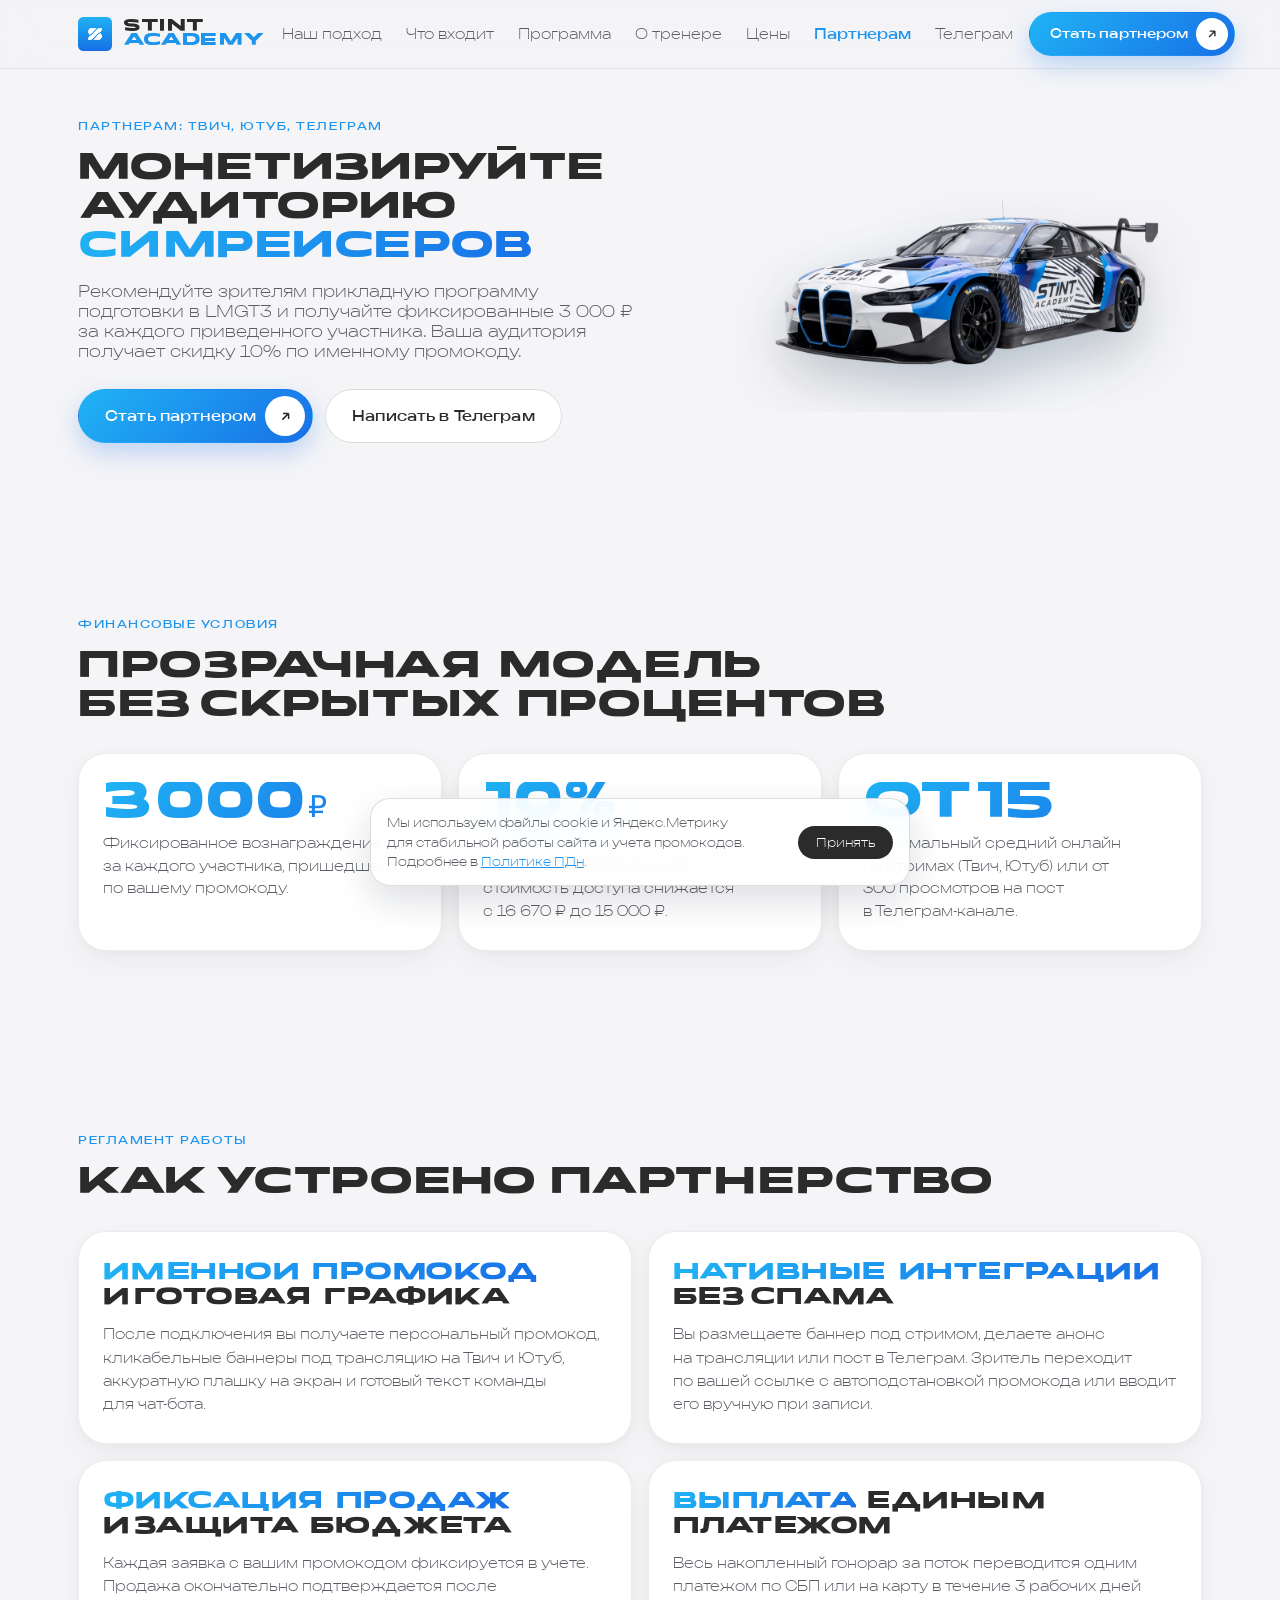
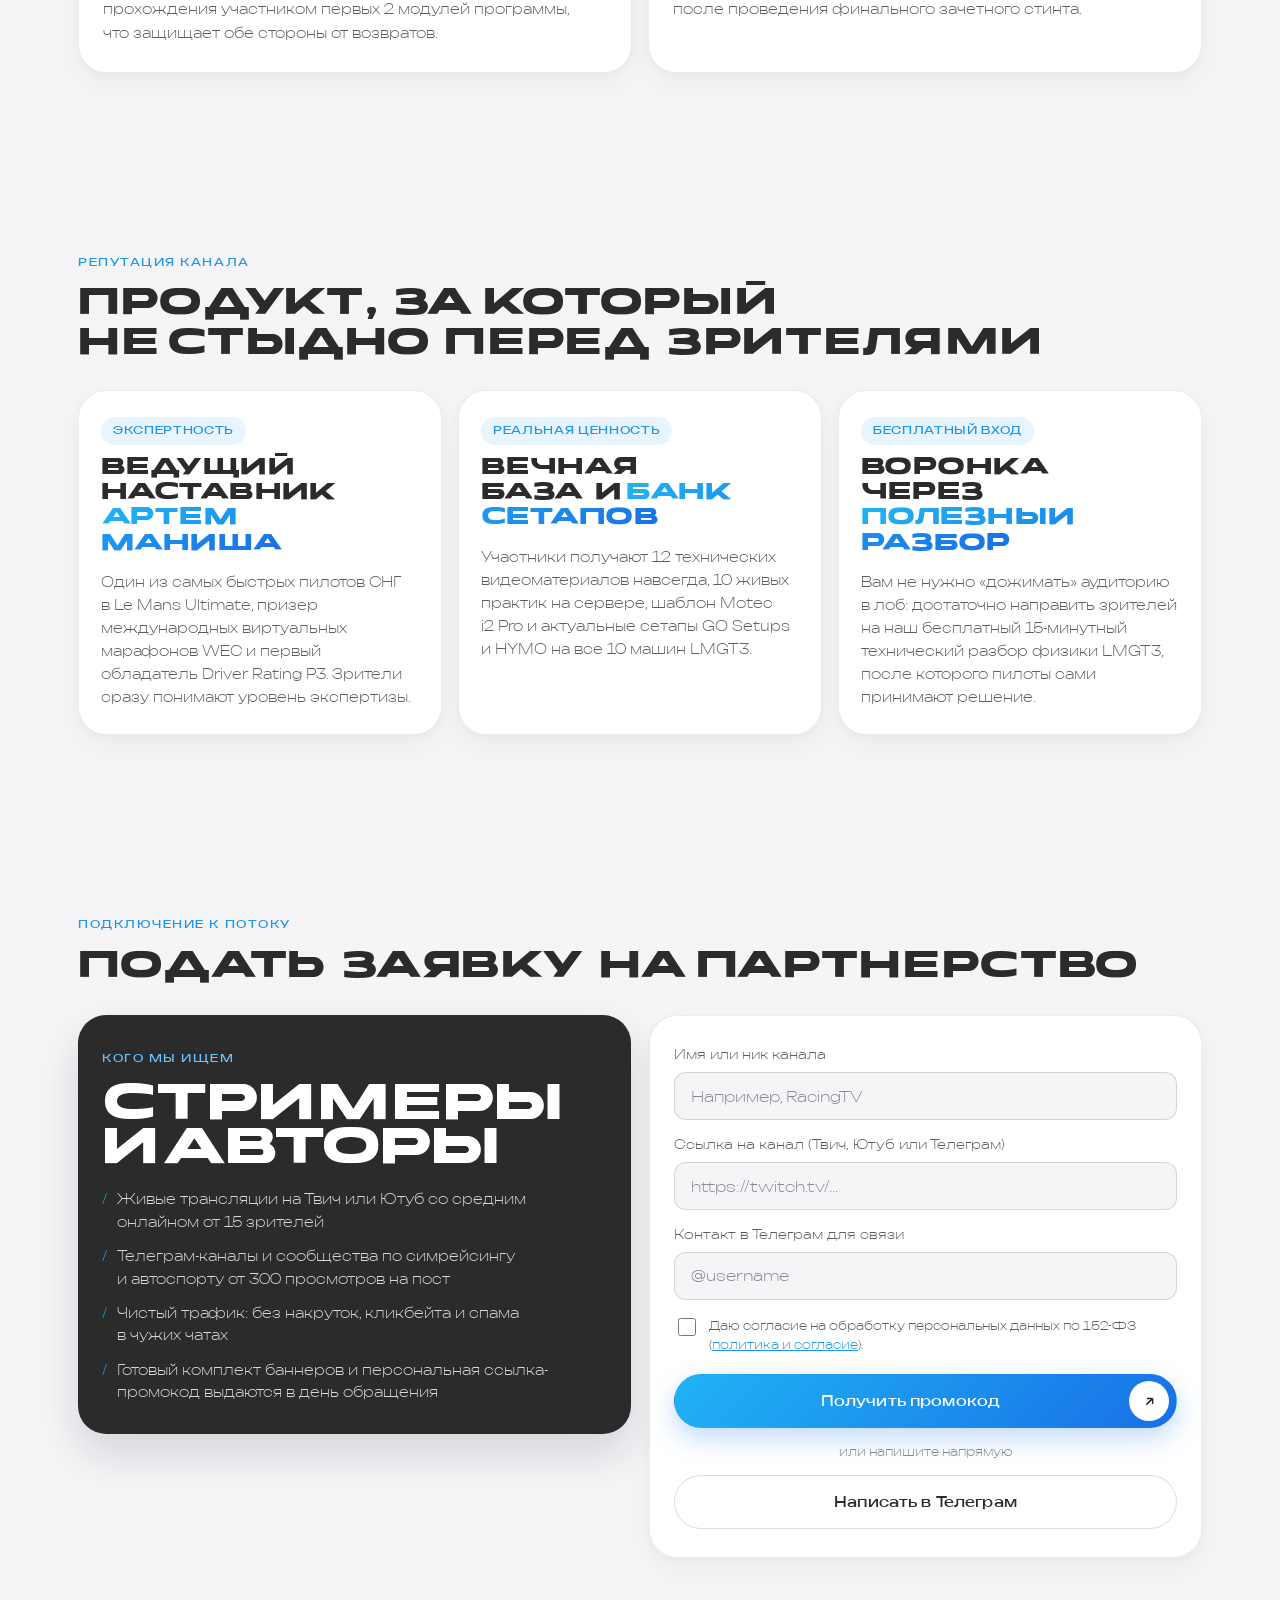
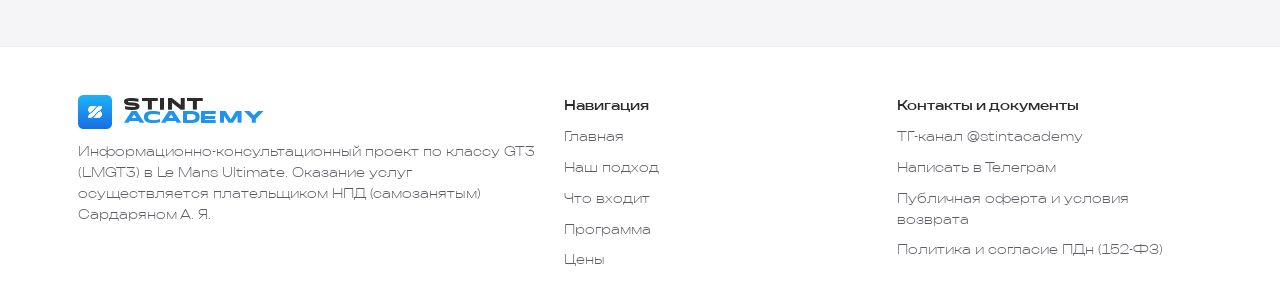
<file: partners.html>
<!DOCTYPE html>
<html lang="ru">
<head>
  <meta charset="UTF-8">
  <meta name="viewport" content="width=device-width, initial-scale=1.0">
  <title>Партнерам и стримерам: STINT ACADEMY</title>
  <meta name="description" content="Партнерская программа STINT ACADEMY для стримеров Твич, авторов Ютуб и Телеграм-каналов по симрейсингу. Фиксированная выплата 3 000 рублей за участника и скидка 10% для зрителей.">
  <link rel="canonical" href="https://stintacademy.ru/partners.html">
  <meta property="og:type" content="website">
  <meta property="og:url" content="https://stintacademy.ru/partners.html">
  <meta property="og:title" content="Партнерам и стримерам: STINT ACADEMY">
  <meta property="og:description" content="Партнерская программа STINT ACADEMY для стримеров Твич, авторов Ютуб и Телеграм-каналов по симрейсингу. Фиксированная выплата 3 000 рублей за участника и скидка 10% для зрителей.">
  <meta property="og:image" content="https://stintacademy.ru/og-image.png">
  <meta property="og:image:width" content="1200">
  <meta property="og:image:height" content="630">
  <meta name="twitter:card" content="summary_large_image">
  <meta name="twitter:title" content="Партнерам и стримерам: STINT ACADEMY">
  <meta name="twitter:description" content="Партнерская программа STINT ACADEMY для стримеров Твич, авторов Ютуб и Телеграм-каналов по симрейсингу. Фиксированная выплата 3 000 рублей за участника и скидка 10% для зрителей.">
  <meta name="twitter:image" content="https://stintacademy.ru/og-image.png">
  <link rel="icon" type="image/png" href="/favicon-96x96.png" sizes="96x96">
  <link rel="icon" type="image/svg+xml" href="/favicon.svg">
  <link rel="shortcut icon" href="/favicon.ico">
  <link rel="apple-touch-icon" sizes="180x180" href="/apple-touch-icon.png">
  <link rel="manifest" href="/site.webmanifest">
  <meta name="theme-color" content="#F5F5F7">
  <link rel="stylesheet" href="css/tokens.css">
  <link rel="stylesheet" href="css/main.css">
  <!-- Yandex.Metrika counter -->
<script type="text/javascript">
    (function(m,e,t,r,i,k,a){
        m[i]=m[i]||function(){(m[i].a=m[i].a||[]).push(arguments)};
        m[i].l=1*new Date();
        for (var j = 0; j < document.scripts.length; j++) {if (document.scripts[j].src === r) { return; }}
        k=e.createElement(t),a=e.getElementsByTagName(t)[0],k.async=1,k.src=r,a.parentNode.insertBefore(k,a)
    })(window, document,'script','https://mc.yandex.ru/metrika/tag.js?id=114470592', 'ym');

    ym(114470592, 'init', {ssr:true, webvisor:true, clickmap:true, ecommerce:"dataLayer", referrer: document.referrer, url: location.href, accurateTrackBounce:true, trackLinks:true});
</script>
<noscript><div><img src="https://mc.yandex.ru/watch/114470592" style="position:absolute; left:-9999px;" alt="" /></div></noscript>
<!-- /Yandex.Metrika counter -->
</head>
<body>

  <!-- Верхняя шапка -->
  <header class="site-header">
    <div class="container header-inner">
      <a href="index.html" class="brand" aria-label="STINT ACADEMY">
        <img src="assets/img/logo.png" alt="STINT ACADEMY" class="brand-logo">
        <span class="brand-text">STINT <span>ACADEMY</span></span>
      </a>

      <nav class="nav-desktop">
        <a href="index.html#system">Наш подход</a>
        <a href="index.html#included">Что входит</a>
        <a href="index.html#program">Программа</a>
        <a href="index.html#mentor">О тренере</a>
        <a href="index.html#apply">Цены</a>
        <a href="partners.html" style="color: var(--accent); font-weight: 600;">Партнерам</a>
        <a href="https://t.me/stintacademy" target="_blank" rel="noopener noreferrer">Телеграм</a>
      </nav>

      <div class="header-right">
        <a href="#partner-apply" class="btn btn-primary btn-sm header-cta-desktop">
          <span>Стать партнером</span>
          <span class="btn-circle">
            <svg width="14" height="14" viewBox="0 0 24 24" fill="none" stroke="currentColor" stroke-width="2.4">
              <path d="M7 17L17 7M17 7H8M17 7V16"/>
            </svg>
          </span>
        </a>
        <button type="button" class="menu-btn" id="menuToggle" aria-expanded="false" aria-label="Открыть меню">
          <svg width="18" height="18" viewBox="0 0 24 24" fill="none" stroke="currentColor" stroke-width="2">
            <path d="M4 8h16M4 16h16"/>
          </svg>
        </button>
      </div>
    </div>
  </header>

  <!-- Мобильное боковое меню -->
  <div id="glassBackdrop" class="gn-backdrop" aria-hidden="true"></div>
  <nav id="glassSidebar" class="gn-sidebar" aria-label="Навигация STINT ACADEMY">
    <div class="gn-head">
      <div class="gn-head-logo">
        <img src="assets/img/logo.png" alt="">
      </div>
      <div class="gn-head-copy">
        <strong>STINT ACADEMY</strong>
        <small>Партнерская программа</small>
      </div>
      <button type="button" id="menuClose" class="gn-close" aria-label="Закрыть меню">
        <svg width="18" height="18" viewBox="0 0 24 24" fill="none" stroke="currentColor" stroke-width="2">
          <path d="M6 6l12 12M18 6L6 18"/>
        </svg>
      </button>
    </div>

    <div class="gn-body">
      <div class="gn-group">
        <p class="gn-group-title">Разделы страницы</p>
        <ul class="gn-list">
          <li>
            <a class="gn-link" href="#terms">
              <svg viewBox="0 0 24 24" fill="none" stroke="currentColor" stroke-width="1.8"><path d="M12 2v20M17 5H9.5a3.5 3.5 0 000 7h5a3.5 3.5 0 010 7H6"/></svg>
              <span>Условия и выплаты</span>
            </a>
          </li>
          <li>
            <a class="gn-link" href="#how">
              <svg viewBox="0 0 24 24" fill="none" stroke="currentColor" stroke-width="1.8"><path d="M4 6h16M4 12h16M4 18h10"/></svg>
              <span>Как это работает</span>
            </a>
          </li>
          <li>
            <a class="gn-link" href="#why">
              <svg viewBox="0 0 24 24" fill="none" stroke="currentColor" stroke-width="1.8"><path d="M20 6L9 17l-5-5"/></svg>
              <span>Почему зрители берут</span>
            </a>
          </li>
          <li>
            <a class="gn-link is-active" href="#partner-apply">
              <svg viewBox="0 0 24 24" fill="none" stroke="currentColor" stroke-width="1.8"><path d="M7 17L17 7M17 7H8M17 7V16"/></svg>
              <span>Подключиться</span>
            </a>
          </li>
        </ul>
      </div>

      <div class="gn-group">
        <p class="gn-group-title">Основной сайт</p>
        <ul class="gn-list">
          <li>
            <a class="gn-link" href="index.html">
              <svg viewBox="0 0 24 24" fill="none" stroke="currentColor" stroke-width="1.8"><path d="M3 12l9-9 9 9M5 10v10h14V10"/></svg>
              <span>На главную</span>
            </a>
          </li>
          <li>
            <a class="gn-link" href="https://t.me/stintacademy" target="_blank" rel="noopener noreferrer">
              <svg viewBox="0 0 24 24" fill="none" stroke="currentColor" stroke-width="1.8"><path d="M22 2L11 13M22 2l-7 20-4-9-9-4 20-7z"/></svg>
              <span>Телеграм</span>
            </a>
          </li>
        </ul>
      </div>
    </div>

    <a class="gn-account" href="https://t.me/stintacademy?direct" target="_blank" rel="noopener noreferrer">
      <span class="gn-avatar">TG</span>
      <span class="gn-account-copy">
        <strong>STINT ACADEMY</strong>
        <small>Обсудить партнерство</small>
      </span>
    </a>
  </nav>

  <main id="top">
    <!-- Первый экран -->
    <section class="hero">
      <div class="container">
        <div class="hero-grid hero-grid--partners">
          <div>
            <span class="kicker">Партнерам: Твич, Ютуб, Телеграм</span>
            <h1 class="h-display h1 hero-title-partners hero-reveal">
              Монетизируйте<br>
              аудиторию<br>
              <span class="text-accent">симрейсеров</span>
            </h1>

            <p class="lead hero-lead hero-reveal hero-reveal-d1">
              Рекомендуйте зрителям прикладную программу подготовки в LMGT3 и получайте фиксированные 3 000 ₽ за каждого приведенного участника. Ваша аудитория получает скидку 10% по именному промокоду.
            </p>

            <div class="hero-actions hero-reveal hero-reveal-d2">
              <a href="#partner-apply" class="btn btn-primary">
                <span>Стать партнером</span>
                <span class="btn-circle">
                  <svg width="15" height="15" viewBox="0 0 24 24" fill="none" stroke="currentColor" stroke-width="2.4">
                    <path d="M7 17L17 7M17 7H8M17 7V16"/>
                  </svg>
                </span>
              </a>
              <a href="https://t.me/stintacademy?direct" target="_blank" rel="noopener noreferrer" class="btn btn-ghost">
                Написать в Телеграм
              </a>
            </div>
          </div>

          <div class="hero-visual">
            <img src="assets/img/BMW.webp" alt="BMW M4 GT3 STINT ACADEMY" class="hero-car">
          </div>
        </div>
      </div>
    </section>

    <!-- Ключевые цифры -->
    <section id="terms" class="section">
      <div class="container">
        <span class="kicker">Финансовые условия</span>
        <h2 class="h-display h2">Прозрачная модель без скрытых процентов</h2>

        <div class="partner-stats">
          <article class="stat-card">
            <div class="stat-value text-accent">3 000 ₽</div>
            <p class="stat-label">
              Фиксированное вознаграждение за каждого участника, пришедшего по вашему промокоду.
            </p>
          </article>

          <article class="stat-card">
            <div class="stat-value text-accent">10%</div>
            <p class="stat-label">
              Постоянная скидка для ваших зрителей и подписчиков: стоимость доступа снижается с 16 670 ₽ до 15 000 ₽.
            </p>
          </article>

          <article class="stat-card">
            <div class="stat-value text-accent">от 15</div>
            <p class="stat-label">
              Минимальный средний онлайн на стримах (Твич, Ютуб) или от 300 просмотров на пост в Телеграм-канале.
            </p>
          </article>
        </div>
      </div>
    </section>

    <!-- Как это работает -->
    <section id="how" class="section">
      <div class="container">
        <span class="kicker">Регламент работы</span>
        <h2 class="h-display h2">Как устроено партнерство</h2>

        <div class="partner-grid-4">
          <article class="card-clean">
            <div>
              <h3 class="h-display h3"><span class="text-accent">Именной промокод</span> и готовая графика</h3>
              <p class="card-desc">
                После подключения вы получаете персональный промокод, кликабельные баннеры под трансляцию на Твич и Ютуб, аккуратную плашку на экран и готовый текст команды для чат-бота.
              </p>
            </div>
          </article>

          <article class="card-clean">
            <div>
              <h3 class="h-display h3"><span class="text-accent">Нативные интеграции</span> без спама</h3>
              <p class="card-desc">
                Вы размещаете баннер под стримом, делаете анонс на трансляции или пост в Телеграм. Зритель переходит по вашей ссылке с автоподстановкой промокода или вводит его вручную при записи.
              </p>
            </div>
          </article>

          <article class="card-clean">
            <div>
              <h3 class="h-display h3"><span class="text-accent">Фиксация продаж</span> и защита бюджета</h3>
              <p class="card-desc">
                Каждая заявка с вашим промокодом фиксируется в учете. Продажа окончательно подтверждается после прохождения участником первых 2 модулей программы, что защищает обе стороны от возвратов.
              </p>
            </div>
          </article>

          <article class="card-clean">
            <div>
              <h3 class="h-display h3"><span class="text-accent">Выплата</span> единым платежом</h3>
              <p class="card-desc">
                Весь накопленный гонорар за поток переводится одним платежом по СБП или на карту в течение 3 рабочих дней после проведения финального зачетного стинта.
              </p>
            </div>
          </article>
        </div>
      </div>
    </section>

    <!-- Почему аудитории легко рекомендовать -->
    <section id="why" class="section">
      <div class="container">
        <span class="kicker">Репутация канала</span>
        <h2 class="h-display h2">Продукт, за который не стыдно перед зрителями</h2>

        <div class="included-cards">
          <article class="inc-box">
            <span class="inc-tag">Экспертность</span>
            <h3 class="h-display h3">Ведущий наставник <span class="text-accent">Артем Маниша</span></h3>
            <p class="card-desc">
              Один из самых быстрых пилотов СНГ в Le Mans Ultimate, призер международных виртуальных марафонов WEC и первый обладатель Driver Rating P3. Зрители сразу понимают уровень экспертизы.
            </p>
          </article>

          <article class="inc-box">
            <span class="inc-tag">Реальная ценность</span>
            <h3 class="h-display h3">Вечная база и <span class="text-accent">банк сетапов</span></h3>
            <p class="card-desc">
              Участники получают 12 технических видеоматериалов навсегда, 10 живых практик на сервере, шаблон Motec i2 Pro и актуальные сетапы GO Setups и HYMO на все 10 машин LMGT3.
            </p>
          </article>

          <article class="inc-box">
            <span class="inc-tag">Бесплатный вход</span>
            <h3 class="h-display h3">Воронка через <span class="text-accent">полезный разбор</span></h3>
            <p class="card-desc">
              Вам не нужно «дожимать» аудиторию в лоб: достаточно направить зрителей на наш бесплатный 15-минутный технический разбор физики LMGT3, после которого пилоты сами принимают решение.
            </p>
          </article>
        </div>
      </div>
    </section>

    <!-- Форма подключения -->
    <section id="partner-apply" class="section">
      <div class="container">
        <span class="kicker">Подключение к потоку</span>
        <h2 class="h-display h2">Подать заявку на партнерство</h2>

        <div class="offer-grid">
          <div class="price-box">
            <span class="kicker" style="margin-bottom: 0;">Кого мы ищем</span>
            <div class="price-row">
              <div class="price-current">Стримеры и авторы</div>
            </div>

            <ul class="check-list">
              <li><span style="color: #20B3F5;">/</span> Живые трансляции на Твич или Ютуб со средним онлайном от 15 зрителей</li>
              <li><span style="color: #20B3F5;">/</span> Телеграм-каналы и сообщества по симрейсингу и автоспорту от 300 просмотров на пост</li>
              <li><span style="color: #20B3F5;">/</span> Чистый трафик: без накруток, кликбейта и спама в чужих чатах</li>
              <li><span style="color: #20B3F5;">/</span> Готовый комплект баннеров и персональная ссылка-промокод выдаются в день обращения</li>
            </ul>
          </div>

          <div class="form-box">
            <form id="partnerForm" novalidate>
              <input type="text" name="website" class="hp-field" tabindex="-1" autocomplete="off">

              <div class="field">
                <label for="pName">Имя или ник канала</label>
                <input id="pName" name="name" type="text" class="input" placeholder="Например, RacingTV" required>
              </div>

              <div class="field">
                <label for="pChannel">Ссылка на канал (Твич, Ютуб или Телеграм)</label>
                <input id="pChannel" name="channel" type="text" class="input" placeholder="https://twitch.tv/..." required>
              </div>

              <div class="field">
                <label for="pTg">Контакт в Телеграм для связи</label>
                <input id="pTg" name="telegram" type="text" class="input" placeholder="@username" required>
              </div>

              <label class="consent-row">
                <input type="checkbox" name="consent" required>
                <span>
                  Даю согласие на обработку персональных данных по 152-ФЗ (<a href="privacy.html">политика и согласие</a>).
                </span>
              </label>

              <button type="submit" class="btn btn-primary" style="width: 100%;">
                <span>Получить промокод</span>
                <span class="btn-circle">
                  <svg width="15" height="15" viewBox="0 0 24 24" fill="none" stroke="currentColor" stroke-width="2.4">
                    <path d="M7 17L17 7M17 7H8M17 7V16"/>
                  </svg>
                </span>
              </button>

              <div id="partnerStatus" class="form-status" role="status"></div>

              <div class="form-divider">или напишите напрямую</div>

              <a href="https://t.me/stintacademy?direct" target="_blank" rel="noopener noreferrer" class="btn btn-ghost" style="width: 100%;">
                Написать в Телеграм
              </a>
            </form>
          </div>
        </div>
      </div>
    </section>
  </main>

  <footer class="site-footer">
    <div class="container footer-grid">
      <div>
        <div class="brand" style="margin-bottom: 12px;">
          <img src="assets/img/logo.png" alt="STINT ACADEMY" class="brand-logo">
          <span class="brand-text">STINT <span>ACADEMY</span></span>
        </div>
        <p style="margin: 0;">
          Информационно-консультационный проект по классу GT3 (LMGT3) в Le Mans Ultimate. Оказание услуг осуществляется плательщиком НПД (самозанятым) Сардаряном А. Я.
        </p>
      </div>

      <div class="footer-links">
        <strong style="color: var(--text-main);">Навигация</strong>
        <a href="index.html">Главная</a>
        <a href="index.html#system">Наш подход</a>
        <a href="index.html#included">Что входит</a>
        <a href="index.html#program">Программа</a>
        <a href="index.html#apply">Цены</a>
      </div>

      <div class="footer-links">
        <strong style="color: var(--text-main);">Контакты и документы</strong>
        <a href="https://t.me/stintacademy" target="_blank" rel="noopener noreferrer">ТГ-канал @stintacademy</a>
        <a href="https://t.me/stintacademy?direct" target="_blank" rel="noopener noreferrer">Написать в Телеграм</a>
        <a href="offer.html">Публичная оферта и условия возврата</a>
        <a href="privacy.html">Политика и согласие ПДн (152-ФЗ)</a>
      </div>
    </div>
  </footer>

  <!-- Баннер cookie -->
  <div id="cookieBar" class="cookie-bar" role="dialog" aria-label="Уведомление о cookie">
    <span>Мы используем файлы cookie и Яндекс.Метрику для стабильной работы сайта и учета промокодов. Подробнее в <a href="privacy.html">Политике ПДн</a>.</span>
    <button type="button" id="cookieAccept" class="cookie-accept">Принять</button>
  </div>

  <script src="js/main.js"></script>
</body>
</html>
</file>
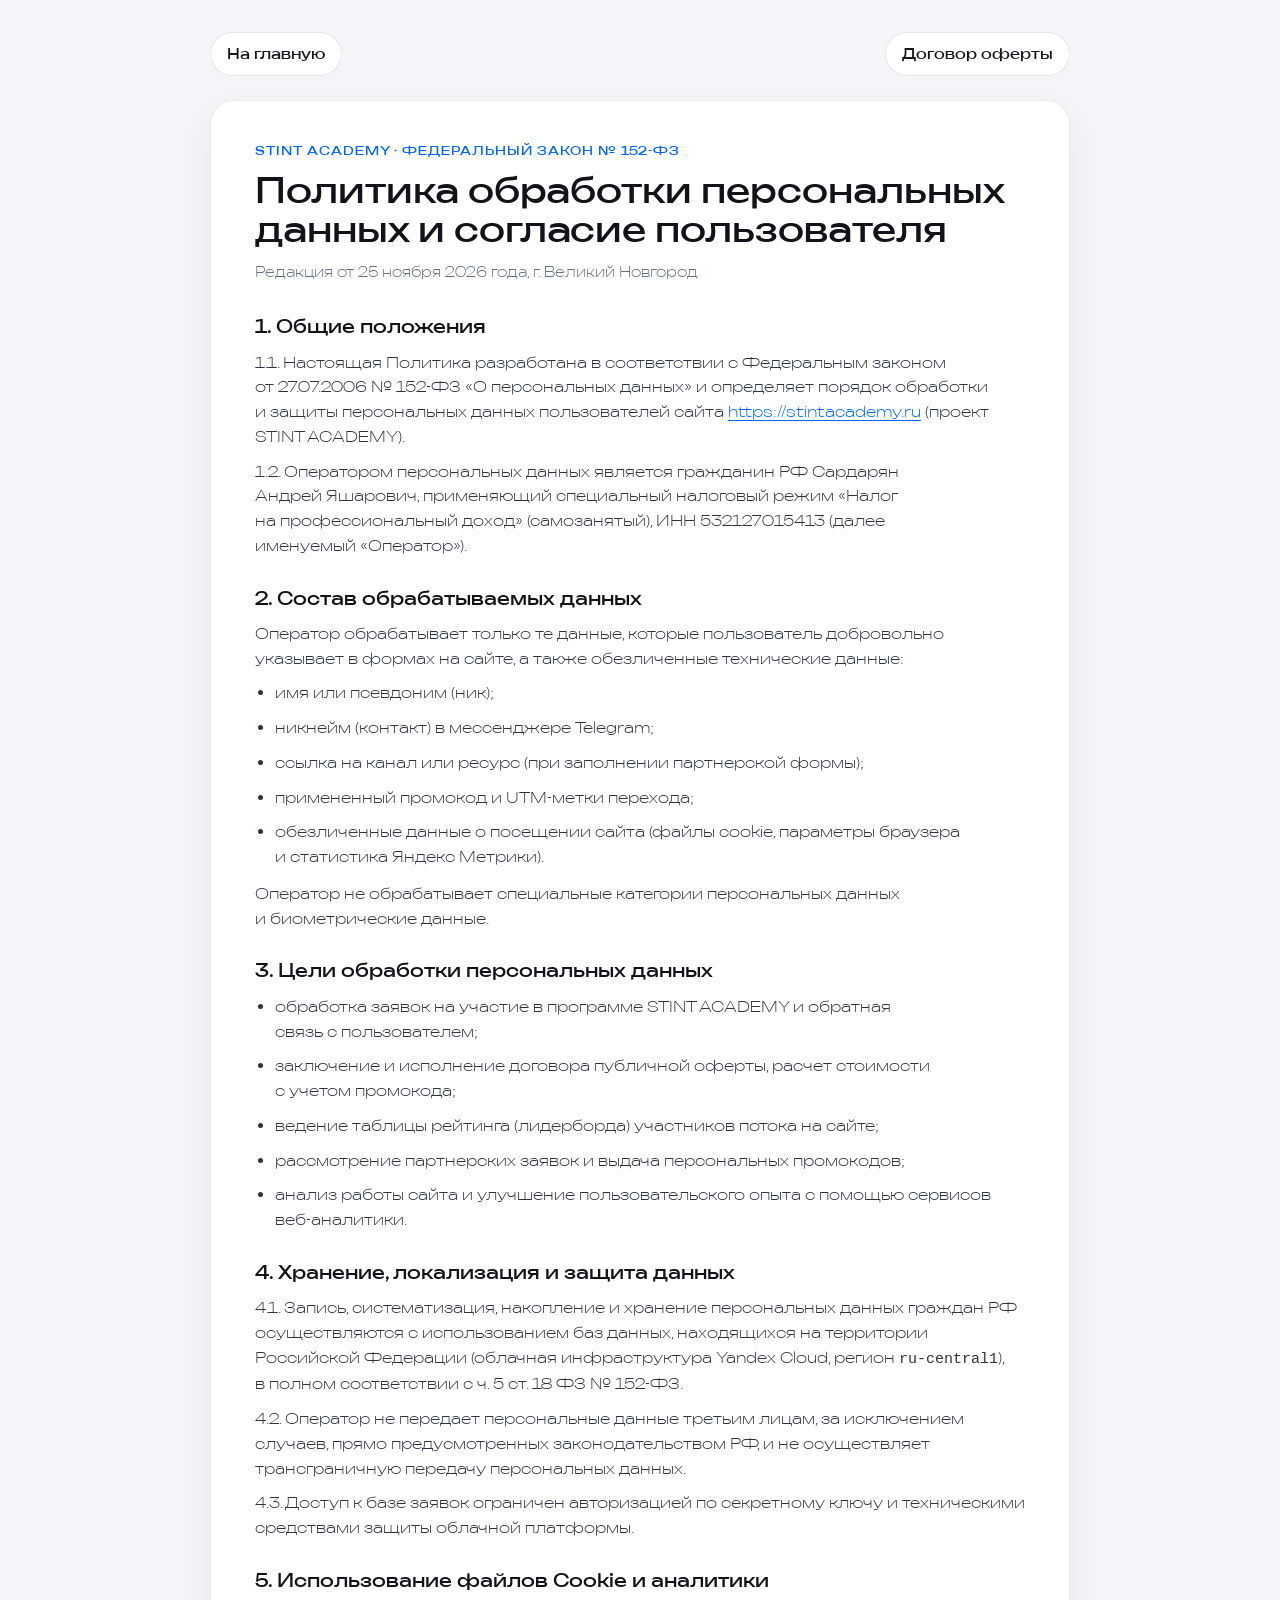
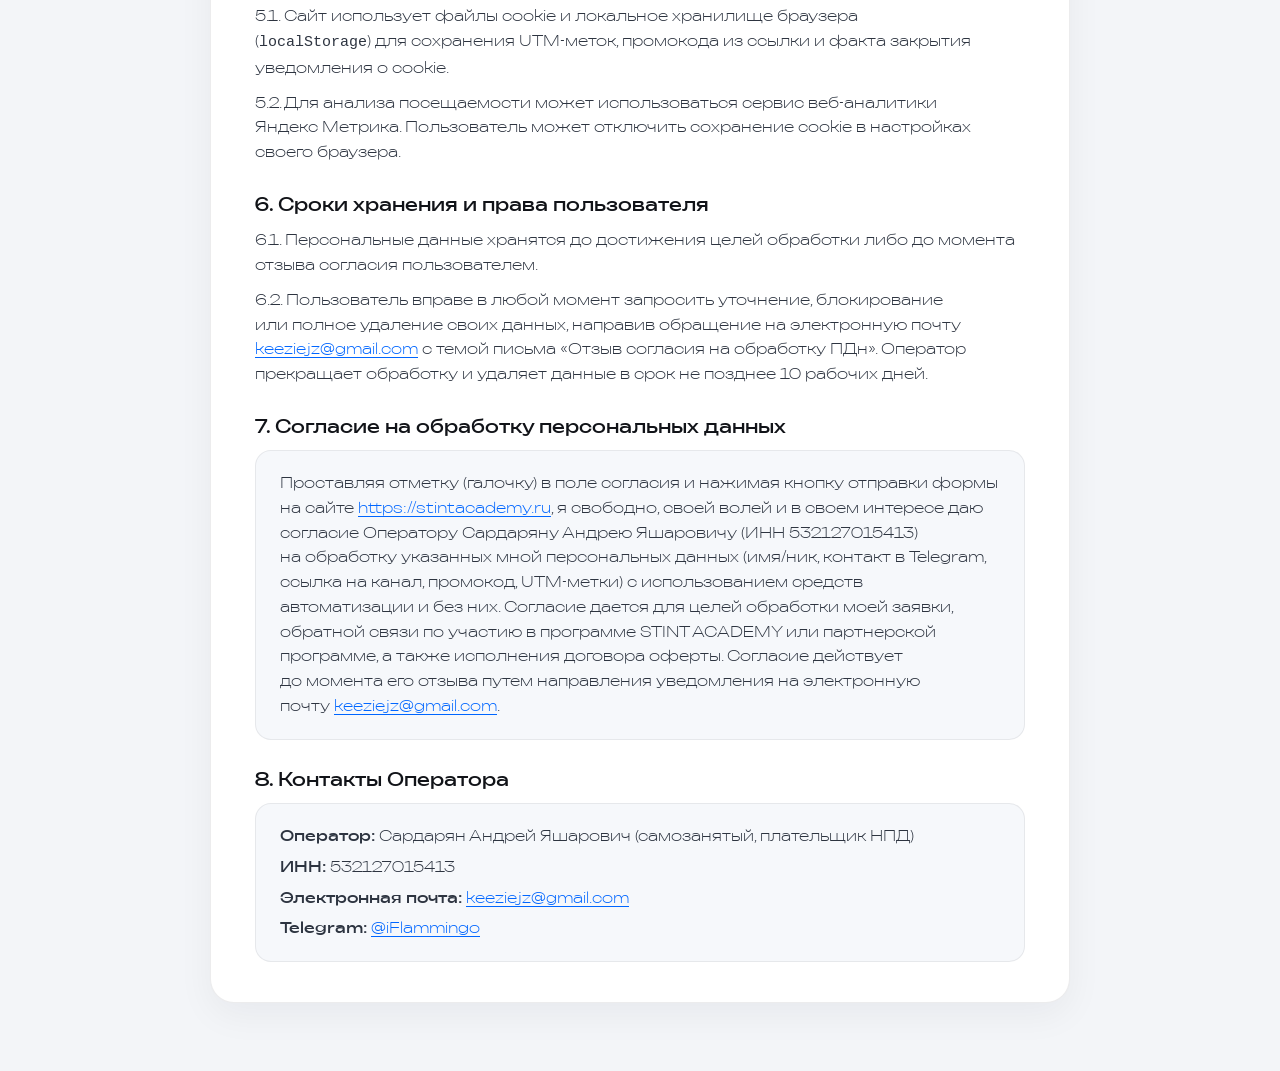
<file: privacy.html>
<!DOCTYPE html>
<html lang="ru">
<head>
  <meta charset="UTF-8">
  <meta name="viewport" content="width=device-width, initial-scale=1.0">
  <title>Политика обработки персональных данных и согласие (152-ФЗ): STINT ACADEMY</title>
  <meta name="description" content="Политика обработки персональных данных и согласие пользователя сайта STINT ACADEMY в соответствии с Федеральным законом № 152-ФЗ.">
  <link rel="canonical" href="https://stintacademy.ru/privacy.html">
  <link rel="icon" type="image/png" href="/favicon-96x96.png" sizes="96x96">
  <link rel="icon" type="image/svg+xml" href="/favicon.svg">
  <link rel="shortcut icon" href="/favicon.ico">
  <link rel="apple-touch-icon" sizes="180x180" href="/apple-touch-icon.png">
  <link rel="manifest" href="/site.webmanifest">
  <meta name="theme-color" content="#F5F5F7">
  <link rel="stylesheet" href="css/tokens.css">
  <link rel="stylesheet" href="css/main.css">
  <style>
    .legal-page {
      min-height: 100vh;
      padding: 32px 16px 72px;
      background: #f3f5f8;
      color: #14171f;
    }
    .legal-wrap {
      max-width: 860px;
      margin: 0 auto;
    }
    .legal-top {
      display: flex;
      align-items: center;
      justify-content: space-between;
      gap: 16px;
      margin-bottom: 24px;
      flex-wrap: wrap;
    }
    .legal-back {
      display: inline-flex;
      align-items: center;
      gap: 8px;
      padding: 10px 16px;
      border-radius: 999px;
      background: #ffffff;
      color: #14171f;
      text-decoration: none;
      font-size: 14px;
      font-weight: 600;
      border: 1px solid rgba(20, 23, 31, 0.1);
      transition: border-color 0.2s ease, transform 0.2s ease;
    }
    .legal-back:hover {
      border-color: #0066FF;
      transform: translateY(-1px);
    }
    .legal-card {
      background: #ffffff;
      border-radius: 24px;
      padding: 40px 44px;
      border: 1px solid rgba(20, 23, 31, 0.08);
      box-shadow: 0 12px 36px rgba(15, 23, 42, 0.05);
    }
    .legal-eyebrow {
      font-size: 12px;
      font-weight: 700;
      letter-spacing: 0.08em;
      text-transform: uppercase;
      color: #0066FF;
      margin-bottom: 10px;
    }
    .legal-card h1 {
      font-size: clamp(24px, 4vw, 34px);
      line-height: 1.15;
      margin: 0 0 12px;
      color: #111318;
    }
    .legal-date {
      font-size: 14px;
      color: #647084;
      margin: 0 0 32px;
    }
    .legal-section {
      margin-bottom: 28px;
    }
    .legal-section:last-child {
      margin-bottom: 0;
    }
    .legal-section h2 {
      font-size: 18px;
      line-height: 1.3;
      margin: 0 0 12px;
      color: #111318;
    }
    .legal-section p,
    .legal-section li {
      font-size: 15px;
      line-height: 1.65;
      color: #2d3440;
      margin: 0 0 10px;
    }
    .legal-section ul {
      padding-left: 20px;
      margin: 0 0 12px;
    }
    .legal-consent-box,
    .legal-reqs {
      background: #f6f8fb;
      border-radius: 16px;
      padding: 20px 24px;
      border: 1px solid rgba(20, 23, 31, 0.07);
    }
    .legal-reqs p {
      margin-bottom: 6px;
    }
    .legal-reqs p:last-child,
    .legal-consent-box p:last-child {
      margin-bottom: 0;
    }
    .legal-card a {
      color: #0066FF;
      text-decoration: underline;
      text-underline-offset: 3px;
    }
    @media (max-width: 640px) {
      .legal-card {
        padding: 24px 20px;
        border-radius: 18px;
      }
      .legal-section h2 {
        font-size: 17px;
      }
      .legal-section p,
      .legal-section li {
        font-size: 14px;
      }
    }
  </style>
  <!-- Yandex.Metrika counter -->
<script type="text/javascript">
    (function(m,e,t,r,i,k,a){
        m[i]=m[i]||function(){(m[i].a=m[i].a||[]).push(arguments)};
        m[i].l=1*new Date();
        for (var j = 0; j < document.scripts.length; j++) {if (document.scripts[j].src === r) { return; }}
        k=e.createElement(t),a=e.getElementsByTagName(t)[0],k.async=1,k.src=r,a.parentNode.insertBefore(k,a)
    })(window, document,'script','https://mc.yandex.ru/metrika/tag.js?id=114470592', 'ym');

    ym(114470592, 'init', {ssr:true, webvisor:true, clickmap:true, ecommerce:"dataLayer", referrer: document.referrer, url: location.href, accurateTrackBounce:true, trackLinks:true});
</script>
<noscript><div><img src="https://mc.yandex.ru/watch/114470592" style="position:absolute; left:-9999px;" alt="" /></div></noscript>
<!-- /Yandex.Metrika counter -->
</head>
<body>
  <main class="legal-page">
    <div class="legal-wrap">
      <div class="legal-top">
        <a class="legal-back" href="index.html">На главную</a>
        <a class="legal-back" href="offer.html">Договор оферты</a>
      </div>

      <article class="legal-card">
        <div class="legal-eyebrow">STINT ACADEMY · Федеральный закон № 152-ФЗ</div>
        <h1>Политика обработки персональных данных и согласие пользователя</h1>
        <p class="legal-date">Редакция от 25 ноября 2026 года, г. Великий Новгород</p>

        <section class="legal-section">
          <h2>1. Общие положения</h2>
          <p>1.1. Настоящая Политика разработана в соответствии с Федеральным законом от 27.07.2006 № 152-ФЗ «О персональных данных» и определяет порядок обработки и защиты персональных данных пользователей сайта <a href="https://stintacademy.ru">https://stintacademy.ru</a> (проект STINT ACADEMY).</p>
          <p>1.2. Оператором персональных данных является гражданин РФ Сардарян Андрей Яшарович, применяющий специальный налоговый режим «Налог на профессиональный доход» (самозанятый), ИНН 532127015413 (далее именуемый «Оператор»).</p>
        </section>

        <section class="legal-section">
          <h2>2. Состав обрабатываемых данных</h2>
          <p>Оператор обрабатывает только те данные, которые пользователь добровольно указывает в формах на сайте, а также обезличенные технические данные:</p>
          <ul>
            <li>имя или псевдоним (ник);</li>
            <li>никнейм (контакт) в мессенджере Telegram;</li>
            <li>ссылка на канал или ресурс (при заполнении партнерской формы);</li>
            <li>примененный промокод и UTM-метки перехода;</li>
            <li>обезличенные данные о посещении сайта (файлы cookie, параметры браузера и статистика Яндекс Метрики).</li>
          </ul>
          <p>Оператор не обрабатывает специальные категории персональных данных и биометрические данные.</p>
        </section>

        <section class="legal-section">
          <h2>3. Цели обработки персональных данных</h2>
          <ul>
            <li>обработка заявок на участие в программе STINT ACADEMY и обратная связь с пользователем;</li>
            <li>заключение и исполнение договора публичной оферты, расчет стоимости с учетом промокода;</li>
            <li>ведение таблицы рейтинга (лидерборда) участников потока на сайте;</li>
            <li>рассмотрение партнерских заявок и выдача персональных промокодов;</li>
            <li>анализ работы сайта и улучшение пользовательского опыта с помощью сервисов веб-аналитики.</li>
          </ul>
        </section>

        <section class="legal-section">
          <h2>4. Хранение, локализация и защита данных</h2>
          <p>4.1. Запись, систематизация, накопление и хранение персональных данных граждан РФ осуществляются с использованием баз данных, находящихся на территории Российской Федерации (облачная инфраструктура Yandex Cloud, регион <code>ru-central1</code>), в полном соответствии с ч. 5 ст. 18 ФЗ № 152-ФЗ.</p>
          <p>4.2. Оператор не передает персональные данные третьим лицам, за исключением случаев, прямо предусмотренных законодательством РФ, и не осуществляет трансграничную передачу персональных данных.</p>
          <p>4.3. Доступ к базе заявок ограничен авторизацией по секретному ключу и техническими средствами защиты облачной платформы.</p>
        </section>

        <section class="legal-section">
          <h2>5. Использование файлов Cookie и аналитики</h2>
          <p>5.1. Сайт использует файлы cookie и локальное хранилище браузера (<code>localStorage</code>) для сохранения UTM-меток, промокода из ссылки и факта закрытия уведомления о cookie.</p>
          <p>5.2. Для анализа посещаемости может использоваться сервис веб-аналитики Яндекс Метрика. Пользователь может отключить сохранение cookie в настройках своего браузера.</p>
        </section>

        <section class="legal-section">
          <h2>6. Сроки хранения и права пользователя</h2>
          <p>6.1. Персональные данные хранятся до достижения целей обработки либо до момента отзыва согласия пользователем.</p>
          <p>6.2. Пользователь вправе в любой момент запросить уточнение, блокирование или полное удаление своих данных, направив обращение на электронную почту <a href="mailto:keeziejz@gmail.com">keeziejz@gmail.com</a> с темой письма «Отзыв согласия на обработку ПДн». Оператор прекращает обработку и удаляет данные в срок не позднее 10 рабочих дней.</p>
        </section>

        <section class="legal-section" id="consent">
          <h2>7. Согласие на обработку персональных данных</h2>
          <div class="legal-consent-box">
            <p>Проставляя отметку (галочку) в поле согласия и нажимая кнопку отправки формы на сайте <a href="https://stintacademy.ru">https://stintacademy.ru</a>, я свободно, своей волей и в своем интересе даю согласие Оператору Сардаряну Андрею Яшаровичу (ИНН 532127015413) на обработку указанных мной персональных данных (имя/ник, контакт в Telegram, ссылка на канал, промокод, UTM-метки) с использованием средств автоматизации и без них. Согласие дается для целей обработки моей заявки, обратной связи по участию в программе STINT ACADEMY или партнерской программе, а также исполнения договора оферты. Согласие действует до момента его отзыва путем направления уведомления на электронную почту <a href="mailto:keeziejz@gmail.com">keeziejz@gmail.com</a>.</p>
          </div>
        </section>

        <section class="legal-section">
          <h2>8. Контакты Оператора</h2>
          <div class="legal-reqs">
            <p><strong>Оператор:</strong> Сардарян Андрей Яшарович (самозанятый, плательщик НПД)</p>
            <p><strong>ИНН:</strong> 532127015413</p>
            <p><strong>Электронная почта:</strong> <a href="mailto:keeziejz@gmail.com">keeziejz@gmail.com</a></p>
            <p><strong>Telegram:</strong> <a href="https://t.me/iFlammingo" target="_blank" rel="noopener">@iFlammingo</a></p>
          </div>
        </section>
      </article>
    </div>
  </main>
  <script src="js/main.js"></script>
</body>
</html>
</file>
<file: css/tokens.css>
@font-face {
  font-family: 'Onder';
  src: url('../assets/fonts/Onder.ttf?v=4') format('truetype');
  font-weight: 400;
  font-style: normal;
  font-display: swap;
}

@font-face {
  font-family: 'Bounded';
  src: url('../assets/fonts/Bounded-ExtraLight.ttf') format('truetype');
  font-weight: 200 500;
  font-style: normal;
  font-display: swap;
}

@font-face {
  font-family: 'Bounded';
  src: url('../assets/fonts/Bounded-SemiBold.ttf') format('truetype');
  font-weight: 600 700;
  font-style: normal;
  font-display: swap;
}

:root {
  /* Светлая технологичная палитра */
  --bg-canvas: #F5F5F7;
  --bg-card: #FFFFFF;
  --bg-surface: #EBEBEF;
  --bg-dark: #2B2B2B;

  --text-main: #2B2B2B;
  --text-muted: #5A5D64;
  --text-dim: #868A93;

  --accent: #1D94EE;
  --accent-grad: linear-gradient(135deg, #20B3F5 0%, #1870E6 100%);
  --accent-soft: rgba(29, 148, 238, 0.1);

  --border: rgba(43, 43, 43, 0.09);
  --border-strong: rgba(43, 43, 43, 0.16);
  --shadow-card: 0 2px 10px rgba(15, 23, 42, 0.03), 0 12px 30px rgba(15, 23, 42, 0.04);

  --font-display: 'Onder', sans-serif;
  --font-body: 'Bounded', system-ui, -apple-system, sans-serif;

  --radius-sm: 12px;
  --radius-md: 20px;
  --radius-lg: 28px;
  --radius-pill: 999px;
  --container: 1180px;
}
</file>
<file: css/main.css>
*, *::before, *::after { box-sizing: border-box; }

html, body, main, .section {
  max-width: 100%;
  overflow-x: clip;
}

html {
  scroll-behavior: smooth;
  -webkit-text-size-adjust: 100%;
}

body {
  margin: 0;
  font-family: var(--font-body);
  font-size: 15px;
  line-height: 1.6;
  color: var(--text-main);
  background-color: var(--bg-canvas);
  -webkit-font-smoothing: antialiased;
}

body.is-preloading { overflow: hidden; }

img { max-width: 100%; height: auto; display: block; }
a { color: inherit; text-decoration: none; }
button, input { font-family: inherit; }

.container {
  width: 100%;
  max-width: var(--container);
  margin: 0 auto;
  padding: 0 18px;
}

/* Прелоадер */
.preloader {
  position: fixed;
  inset: 0;
  z-index: 200;
  background: var(--bg-canvas);
  transition: opacity 0.48s ease, visibility 0.48s ease;
  cursor: pointer;
}

.preloader.is-hidden {
  opacity: 0;
  visibility: hidden;
  pointer-events: none;
}

/* Типографика */
.h-display {
  font-family: var(--font-display);
  font-weight: 400;
  text-transform: uppercase;
  margin: 0;
  letter-spacing: 0.03em;
  word-spacing: 0.22em;
  line-height: 1.78;
  text-wrap: balance;
  overflow-wrap: break-word;
}

.h1 { font-size: clamp(16px, 2.8vw, 28px); line-height: 1.78; }
.h2 { font-size: clamp(14px, 2.4vw, 22px); line-height: 1.8; }
.h3 { font-size: clamp(12px, 1.6vw, 14px); line-height: 1.8; }

.h1.hero-title-partners {
  font-size: clamp(11px, 1.9vw, 22px);
  line-height: 1.78;
  letter-spacing: 0.02em;
  word-spacing: 0.16em;
  word-break: normal;
  overflow-wrap: normal;
  hyphens: none;
}

p, li { text-wrap: pretty; }

.text-accent {
  background: var(--accent-grad);
  -webkit-background-clip: text;
  background-clip: text;
  color: transparent;
}

.kicker {
  display: inline-block;
  font-size: 11px;
  font-weight: 600;
  letter-spacing: 0.14em;
  text-transform: uppercase;
  color: var(--accent);
  margin-bottom: 12px;
}

.lead {
  color: var(--text-muted);
  font-size: 16px;
  line-height: 1.65;
  margin: 0;
  max-width: 560px;
}

/* Кнопки */
.btn {
  position: relative;
  display: inline-flex;
  align-items: center;
  justify-content: center;
  min-height: 54px;
  padding: 14px 26px;
  border-radius: var(--radius-pill);
  border: 1px solid transparent;
  font-family: var(--font-body);
  font-size: 14px;
  font-weight: 600;
  line-height: 1.2;
  letter-spacing: 0.01em;
  cursor: pointer;
  transition: transform 0.2s ease, box-shadow 0.2s ease, background 0.2s ease, border-color 0.2s ease;
  width: 100%;
  text-align: center;
  white-space: nowrap;
}

.btn:active { transform: scale(0.98); }

.btn-primary {
  padding: 14px 56px 14px 26px;
  background: var(--accent-grad);
  color: #FFFFFF;
  box-shadow: 0 10px 26px rgba(24, 112, 230, 0.26);
}

.btn-primary:hover { box-shadow: 0 14px 32px rgba(24, 112, 230, 0.36); }

.btn-circle {
  position: absolute;
  right: 7px;
  top: 50%;
  transform: translateY(-50%);
  width: 40px;
  height: 40px;
  border-radius: 50%;
  background: #FFFFFF;
  color: var(--text-main);
  display: grid;
  place-items: center;
  flex-shrink: 0;
  transition: transform 0.2s ease;
}

.btn:hover .btn-circle { transform: translate(1px, calc(-50% - 1px)); }

.btn-ghost {
  background: var(--bg-card);
  border-color: var(--border-strong);
  color: var(--text-main);
}

.btn-ghost:hover {
  border-color: var(--accent);
  color: var(--accent);
}

.btn-sm {
  min-height: 44px;
  padding: 10px 46px 10px 20px;
  font-size: 13px;
  width: auto;
}

.btn-sm .btn-circle { width: 32px; height: 32px; right: 6px; }

/* Шапка */
.site-header {
  position: sticky;
  top: 0;
  z-index: 50;
  padding: 12px 0;
  background: rgba(245, 245, 247, 0.82);
  -webkit-backdrop-filter: blur(20px) saturate(180%);
  backdrop-filter: blur(20px) saturate(180%);
  border-bottom: 1px solid var(--border);
}

.header-inner {
  display: flex;
  align-items: center;
  justify-content: space-between;
  gap: 16px;
}

.brand {
  display: inline-flex;
  align-items: center;
  gap: 11px;
  flex-shrink: 0;
}

.brand-logo {
  height: 34px;
  width: auto;
  object-fit: contain;
}

.brand-text {
  font-family: var(--font-display);
  font-size: 10px;
  line-height: 1.38;
  letter-spacing: 0.05em;
  color: var(--text-main);
  display: flex;
  flex-direction: column;
}

.brand-text span { color: var(--accent); }

.nav-desktop {
  display: none;
  align-items: center;
  gap: 24px;
  font-size: 14px;
  color: var(--text-muted);
}

.nav-desktop a { transition: color 0.2s ease; white-space: nowrap; }
.nav-desktop a:hover { color: var(--text-main); }

.header-right {
  display: flex;
  align-items: center;
  gap: 10px;
}

.header-cta-desktop { display: none; }

.menu-btn {
  width: 44px;
  height: 44px;
  border-radius: 50%;
  border: 1px solid var(--border-strong);
  background: rgba(255, 255, 255, 0.82);
  color: var(--text-main);
  display: grid;
  place-items: center;
  cursor: pointer;
  box-shadow: 0 4px 12px rgba(15, 23, 42, 0.06);
}

/* Мобильное боковое меню */
.gn-backdrop {
  position: fixed;
  inset: 0;
  z-index: 80;
  background: rgba(15, 23, 42, 0.24);
  -webkit-backdrop-filter: blur(4px);
  backdrop-filter: blur(4px);
  opacity: 0;
  pointer-events: none;
  transition: opacity 0.28s ease;
}

.gn-backdrop.is-open { opacity: 1; pointer-events: auto; }

.gn-sidebar {
  position: fixed;
  top: 12px;
  right: 12px;
  bottom: 12px;
  width: min(300px, calc(100vw - 24px));
  z-index: 90;
  padding: 14px;
  border-radius: 28px;
  display: flex;
  flex-direction: column;
  background:
    linear-gradient(150deg, rgba(255, 255, 255, 0.72), rgba(255, 255, 255, 0.42) 48%),
    rgba(245, 245, 247, 0.76);
  -webkit-backdrop-filter: blur(26px) saturate(185%);
  backdrop-filter: blur(26px) saturate(185%);
  box-shadow:
    inset 0 0 0 0.75px rgba(255, 255, 255, 0.85),
    inset 0 1px 1px rgba(255, 255, 255, 0.98),
    inset 0 -1px 1px rgba(255, 255, 255, 0.55),
    inset 0 8px 14px -8px rgba(255, 255, 255, 0.9),
    0 20px 44px -14px rgba(15, 23, 42, 0.24);
  transform: translateX(calc(100% + 24px));
  transition: transform 0.34s cubic-bezier(0.22, 1, 0.36, 1);
}

.gn-sidebar.is-open { transform: translateX(0); }

.gn-head {
  display: flex;
  align-items: center;
  gap: 10px;
  padding-bottom: 14px;
  border-bottom: 1px solid rgba(43, 43, 43, 0.09);
}

.gn-head-logo {
  width: 34px;
  height: 34px;
  border-radius: 10px;
  display: grid;
  place-items: center;
  background: rgba(255, 255, 255, 0.75);
  box-shadow: inset 0 1px 1px rgba(255, 255, 255, 0.9);
  flex-shrink: 0;
}

.gn-head-logo img { width: 24px; height: 24px; object-fit: contain; }
.gn-head-copy { min-width: 0; }
.gn-head-copy strong { display: block; font-size: 13px; color: var(--text-main); }
.gn-head-copy small { display: block; font-size: 11px; color: var(--text-muted); }

.gn-close {
  margin-left: auto;
  width: 38px;
  height: 38px;
  border-radius: 12px;
  border: 0;
  background: rgba(255, 255, 255, 0.5);
  color: var(--text-main);
  display: grid;
  place-items: center;
  cursor: pointer;
}

.gn-body { flex: 1 1 auto; overflow-y: auto; padding: 12px 0; }

.gn-group + .gn-group {
  margin-top: 12px;
  padding-top: 12px;
  border-top: 1px solid rgba(43, 43, 43, 0.08);
}

.gn-group-title {
  margin: 0 10px 6px;
  font-size: 11px;
  font-weight: 600;
  text-transform: uppercase;
  letter-spacing: 0.08em;
  color: var(--text-dim);
}

.gn-list { list-style: none; margin: 0; padding: 0; display: flex; flex-direction: column; gap: 3px; }

.gn-link {
  display: flex;
  align-items: center;
  gap: 11px;
  min-height: 44px;
  padding: 0 12px;
  border-radius: 14px;
  font-size: 14px;
  color: var(--text-main);
  transition: background 0.18s ease;
}

.gn-link:hover, .gn-link.is-active {
  background: rgba(29, 148, 238, 0.12);
  color: var(--accent);
}

.gn-link svg { width: 17px; height: 17px; flex-shrink: 0; opacity: 0.8; }

.gn-account {
  display: flex;
  align-items: center;
  gap: 10px;
  padding: 12px 8px 4px;
  border-top: 1px solid rgba(43, 43, 43, 0.09);
  margin-top: auto;
}

.gn-avatar {
  width: 36px;
  height: 36px;
  border-radius: 50%;
  background: var(--accent-grad);
  color: #FFFFFF;
  display: grid;
  place-items: center;
  font-size: 12px;
  font-weight: 600;
  flex-shrink: 0;
}

.gn-account-copy { min-width: 0; }
.gn-account-copy strong { display: block; font-size: 13px; color: var(--text-main); }
.gn-account-copy small { display: block; font-size: 11px; color: var(--text-muted); }

/* Секции */
.section { padding: 60px 0; position: relative; }

/* Первый экран + двухслойный шоурум-переход машин */
.hero { padding: 24px 0 56px; }

.hero-grid {
  display: grid;
  grid-template-columns: 1fr;
  gap: 18px;
  align-items: center;
}

.hero-copy {
  position: relative;
  z-index: 5;
}

.hero-lead { margin: 16px 0 0; }
.hero-actions {
  position: relative;
  z-index: 5;
  display: flex;
  flex-direction: column;
  gap: 12px;
}

.hero-reveal {
  opacity: 0;
  transform: translateY(22px);
  filter: blur(8px);
  transition: opacity 0.85s cubic-bezier(0.16, 1, 0.3, 1),
              transform 0.85s cubic-bezier(0.16, 1, 0.3, 1),
              filter 0.85s cubic-bezier(0.16, 1, 0.3, 1);
}

.hero-reveal-d1 { transition-delay: 0.14s; }
.hero-reveal-d2 { transition-delay: 0.26s; }

body.is-hero-ready .hero-reveal {
  opacity: 1;
  transform: translateY(0);
  filter: blur(0);
}

@media (prefers-reduced-motion: reduce) {
  .hero-reveal { opacity: 1; transform: none; filter: none; transition: none; }
}

.hero-visual {
  position: relative;
  z-index: 1;
  display: flex;
  align-items: center;
  justify-content: center;
  padding: 12px 0;
  overflow: hidden;
}

.hero-visual::before {
  content: '';
  position: absolute;
  width: 80%;
  height: 60%;
  bottom: 4%;
  border-radius: 50%;
  background: radial-gradient(ellipse, rgba(29, 148, 238, 0.14) 0%, transparent 72%);
  filter: blur(22px);
  z-index: 0;
  transition: transform 0.9s cubic-bezier(0.16, 1, 0.3, 1), opacity 0.9s ease;
}

.hero-visual.is-shifting::before {
  transform: scale(1.14);
  opacity: 0.95;
}

.hero-stage {
  position: relative;
  z-index: 1;
  width: 100%;
  display: grid;
  grid-template-columns: 1fr;
  place-items: center;
  transform: none;
}

.hero-car {
  grid-area: 1 / 1;
  width: 100%;
  max-width: 100%;
  opacity: 0;
  transform: translate3d(48px, 0, 0) scale(0.94);
  filter: blur(10px) brightness(1.05) drop-shadow(0 12px 18px rgba(15, 23, 42, 0.08));
  transition: opacity 0.85s cubic-bezier(0.16, 1, 0.3, 1),
              transform 1.05s cubic-bezier(0.16, 1, 0.3, 1),
              filter 0.85s cubic-bezier(0.16, 1, 0.3, 1);
  will-change: transform, opacity, filter;
  pointer-events: none;
}

.hero-car.is-active {
  opacity: 1;
  transform: translate3d(0, 0, 0) scale(1);
  filter: blur(0) brightness(1) drop-shadow(0 24px 28px rgba(15, 23, 42, 0.2));
  z-index: 2;
}

.hero-car.is-leaving {
  opacity: 0;
  transform: translate3d(-44px, 0, 0) scale(0.95);
  filter: blur(10px) brightness(0.98) drop-shadow(0 10px 14px rgba(15, 23, 42, 0.06));
  z-index: 1;
}

.hero-car.is-standby {
  transition: none;
  opacity: 0;
  transform: translate3d(48px, 0, 0) scale(0.94);
  filter: blur(10px) brightness(1.05) drop-shadow(0 12px 18px rgba(15, 23, 42, 0.08));
  z-index: 1;
}

/* Статичная машина на partners.html (без hero-stage) */
.hero-visual > .hero-car {
  opacity: 1;
  transform: none;
  filter: drop-shadow(0 22px 26px rgba(15, 23, 42, 0.2));
}

/* Наш подход + свечение контура под курсором */
.bento-asym {
  display: grid;
  grid-template-columns: 1fr;
  gap: 16px;
  margin-top: 30px;
}

.card-clean {
  position: relative;
  padding: 28px 24px;
  border-radius: var(--radius-lg);
  background: var(--bg-card);
  border: 1px solid var(--border);
  box-shadow: var(--shadow-card);
  display: flex;
  flex-direction: column;
  justify-content: space-between;
  gap: 18px;
  --mx: 50%;
  --my: 50%;
  --glow-op: 0;
}

.card-clean::before {
  content: '';
  position: absolute;
  inset: -1px;
  border-radius: inherit;
  padding: 1.5px;
  background: radial-gradient(260px circle at var(--mx) var(--my), #20B3F5 0%, #1870E6 42%, transparent 72%);
  -webkit-mask: linear-gradient(#fff 0 0) content-box, linear-gradient(#fff 0 0);
  -webkit-mask-composite: xor;
  mask-composite: exclude;
  opacity: var(--glow-op);
  transition: opacity 0.28s ease;
  pointer-events: none;
}

.card-desc {
  margin: 12px 0 0;
  font-size: 14px;
  color: var(--text-muted);
  line-height: 1.65;
}

/* База скорости (Ютуб) */
.video-lead { margin-top: 14px; }

.video-grid {
  display: grid;
  grid-template-columns: 1fr;
  gap: 24px;
  margin-top: 36px;
  align-items: center;
}

.video-frame {
  position: relative;
  width: 100%;
  aspect-ratio: 16 / 9;
  border-radius: var(--radius-lg);
  overflow: hidden;
  border: 1px solid var(--border);
  background: var(--bg-dark);
  box-shadow: var(--shadow-card);
}

.video-frame iframe {
  position: absolute;
  inset: 0;
  width: 100%;
  height: 100%;
  border: 0;
}

.video-points {
  list-style: none;
  padding: 0;
  margin: 0;
  display: flex;
  flex-direction: column;
  gap: 12px;
}

.video-points li {
  padding: 18px 20px;
  border-radius: var(--radius-md);
  border: 1px solid var(--border);
  background: var(--bg-card);
  box-shadow: var(--shadow-card);
  font-size: 14px;
  color: var(--text-muted);
}

.video-points strong {
  display: block;
  color: var(--text-main);
  margin-bottom: 5px;
  font-weight: 600;
}

/* Объединенный раздел «Что входит в программу» */
.included-cards {
  display: grid;
  grid-template-columns: 1fr;
  gap: 16px;
  margin-top: 28px;
}

.inc-box {
  padding: 26px 22px;
  border-radius: var(--radius-lg);
  background: var(--bg-card);
  border: 1px solid var(--border);
  box-shadow: var(--shadow-card);
  display: flex;
  flex-direction: column;
  gap: 10px;
}

.inc-box .card-desc { margin-top: 4px; }

.inc-tag {
  display: inline-block;
  width: fit-content;
  padding: 5px 12px;
  border-radius: var(--radius-pill);
  background: var(--accent-soft);
  color: var(--accent);
  font-size: 11px;
  font-weight: 600;
  letter-spacing: 0.06em;
  text-transform: uppercase;
}

.pc-break { display: none; }

/* Практические заезды и форматы проверки */
.hw-card {
  margin-top: 20px;
  padding: 28px 24px;
  border-radius: var(--radius-lg);
  background: var(--bg-card);
  border: 1px solid var(--border);
  box-shadow: var(--shadow-card);
}

.hw-items {
  list-style: none;
  padding: 0;
  margin: 18px 0 0;
  display: grid;
  grid-template-columns: 1fr;
  gap: 12px;
  font-size: 14px;
  color: var(--text-muted);
}

.hw-items li {
  padding: 14px 16px 14px 32px;
  border-radius: var(--radius-md);
  background: var(--bg-canvas);
  border: 1px solid var(--border);
  position: relative;
}

.hw-items li::before {
  content: '';
  position: absolute;
  left: 15px;
  top: 21px;
  width: 6px;
  height: 6px;
  border-radius: 50%;
  background: var(--accent);
}

.hw-items strong { color: var(--text-main); font-weight: 600; }

/* Банк сетапов */
.garage-wrap {
  margin-top: 20px;
  padding: 28px 20px 24px;
  border-radius: var(--radius-lg);
  background: var(--bg-card);
  border: 1px solid var(--border);
  box-shadow: var(--shadow-card);
  text-align: center;
}

.garage-stage {
  position: relative;
  padding: 10px 0 8px;
  display: flex;
  flex-direction: column;
  align-items: center;
}

.garage-car-img {
  position: relative;
  z-index: 1;
  width: 100%;
  max-width: 680px;
  max-height: 300px;
  object-fit: contain;
  transition: opacity 0.2s ease, transform 0.2s ease;
  filter: drop-shadow(0 20px 24px rgba(15, 23, 42, 0.18));
}

.garage-car-img.is-switching { opacity: 0; transform: translateX(12px); }

.garage-car-title {
  margin-top: 14px;
  font-family: var(--font-display);
  font-size: 13px;
  color: var(--text-main);
  letter-spacing: 0.04em;
  word-spacing: 0.2em;
}

.garage-counter {
  margin-top: 6px;
  font-size: 12px;
  letter-spacing: 0.12em;
  color: var(--accent);
  font-weight: 600;
}

/* Программа подготовки */
.program-list {
  display: flex;
  flex-direction: column;
  gap: 12px;
  margin-top: 30px;
}

.prog-item {
  border-radius: var(--radius-lg);
  border: 1px solid var(--border);
  background: var(--bg-card);
  box-shadow: var(--shadow-card);
  overflow: hidden;
  transition: border-color 0.2s ease;
}

.prog-item.is-open { border-color: rgba(29, 148, 238, 0.45); }

.prog-trigger {
  width: 100%;
  padding: 22px;
  background: transparent;
  border: 0;
  display: flex;
  align-items: center;
  justify-content: space-between;
  gap: 16px;
  text-align: left;
  color: var(--text-main);
  cursor: pointer;
}

.prog-num {
  font-family: var(--font-display);
  font-size: 10px;
  color: var(--accent);
  display: block;
  margin-bottom: 8px;
  letter-spacing: 0.06em;
  word-spacing: 0.18em;
}

.prog-title {
  font-family: var(--font-display);
  font-size: clamp(11px, 2vw, 14px);
  line-height: 1.75;
  word-spacing: 0.2em;
}

.prog-icon {
  width: 36px;
  height: 36px;
  border-radius: 50%;
  border: 1px solid var(--border);
  background: var(--bg-canvas);
  color: var(--text-main);
  display: grid;
  place-items: center;
  flex-shrink: 0;
  font-size: 18px;
  transition: transform 0.2s ease, background 0.2s ease, color 0.2s ease;
}

.prog-item.is-open .prog-icon {
  transform: rotate(45deg);
  background: var(--accent);
  color: #FFFFFF;
  border-color: transparent;
}

.prog-body {
  display: none;
  padding: 0 22px 24px;
  border-top: 1px solid var(--border);
}

.prog-item.is-open .prog-body { display: block; }

.module-list {
  list-style: none;
  padding: 16px 0 0;
  margin: 0;
  display: flex;
  flex-direction: column;
  gap: 12px;
}

.module-list li {
  font-size: 14px;
  color: var(--text-muted);
  padding-left: 16px;
  position: relative;
}

.module-list li::before {
  content: '';
  position: absolute;
  left: 0;
  top: 8px;
  width: 5px;
  height: 5px;
  border-radius: 50%;
  background: var(--accent);
}

.module-list strong { color: var(--text-main); font-weight: 600; }

/* Баллы и таблица лидеров */
.lb-layout {
  display: grid;
  grid-template-columns: 1fr;
  gap: 20px;
  margin-top: 30px;
  align-items: start;
}

.lb-info, .lb-card {
  padding: 26px 22px;
  border-radius: var(--radius-lg);
  background: var(--bg-card);
  border: 1px solid var(--border);
  box-shadow: var(--shadow-card);
}

.rating-strip {
  display: grid;
  grid-template-columns: repeat(3, 1fr);
  gap: 10px;
  margin-top: 22px;
}

.medal-card {
  padding: 16px 10px;
  border-radius: var(--radius-md);
  border: 1px solid var(--border);
  background: var(--bg-canvas);
  text-align: center;
  min-width: 0;
  overflow: hidden;
}

.medal-pts {
  font-family: var(--font-display);
  font-size: 16px;
  line-height: 1.4;
  color: var(--accent);
}

.medal-name { font-size: 12px; color: var(--text-muted); margin-top: 6px; line-height: 1.3; }

.lb-head {
  display: flex;
  justify-content: space-between;
  align-items: center;
  padding: 0 12px 12px;
  border-bottom: 1px solid var(--border);
  font-size: 11px;
  font-weight: 600;
  text-transform: uppercase;
  letter-spacing: 0.1em;
  color: var(--text-dim);
}

.lb-list { display: flex; flex-direction: column; gap: 8px; margin: 12px 0 16px; }

.lb-row {
  display: grid;
  grid-template-columns: 34px 1fr auto;
  align-items: center;
  gap: 12px;
  padding: 12px;
  border-radius: var(--radius-sm);
  background: var(--bg-canvas);
  border: 1px solid transparent;
  font-size: 14px;
}

.lb-row.is-top {
  background: rgba(29, 148, 238, 0.07);
  border-color: rgba(29, 148, 238, 0.22);
}

.lb-row.is-extra { display: none; }
.lb-list.is-expanded .lb-row.is-extra { display: grid; }

.lb-rank {
  font-family: var(--font-display);
  font-size: 11px;
  color: var(--text-dim);
  text-align: center;
}

.lb-row.rank-1 .lb-rank { color: #D99B00; }
.lb-row.rank-2 .lb-rank { color: #64748B; }
.lb-row.rank-3 .lb-rank { color: #C26A2D; }

.lb-name { color: var(--text-main); overflow: hidden; text-overflow: ellipsis; white-space: nowrap; }
.lb-pts { font-family: var(--font-display); font-size: 11px; color: var(--accent); white-space: nowrap; }
.lb-empty {
  padding: 24px 16px;
  border-radius: var(--radius-sm);
  background: var(--bg-canvas);
  border: 1px dashed var(--border-strong);
  text-align: center;
  font-size: 14px;
  color: var(--text-muted);
}

/* О тренере */
.mentor-grid {
  display: grid;
  grid-template-columns: 1fr;
  gap: 28px;
  align-items: center;
}

.mentor-role {
  font-size: 14px;
  font-weight: 600;
  color: var(--accent);
  margin: 8px 0 18px;
}

.mentor-achievements {
  list-style: none;
  padding: 0;
  margin: 0;
  display: flex;
  flex-direction: column;
  gap: 8px;
  max-width: 560px;
}

.mentor-achievements li {
  position: relative;
  padding: 11px 14px 11px 32px;
  border-radius: var(--radius-sm);
  background: var(--bg-card);
  border: 1px solid var(--border);
  box-shadow: 0 2px 8px rgba(15, 23, 42, 0.03);
  font-size: 13.5px;
  line-height: 1.45;
  color: var(--text-main);
  font-weight: 500;
}

.mentor-achievements li::before {
  content: '';
  position: absolute;
  left: 14px;
  top: 18px;
  width: 6px;
  height: 6px;
  border-radius: 50%;
  background: var(--accent);
}

.mentor-achievements li.is-highlight {
  background: rgba(0, 102, 255, 0.08);
  border-color: rgba(0, 102, 255, 0.28);
  color: #0052CC;
  font-weight: 700;
}

.mentor-achievements li.is-highlight::before {
  background: #0066FF;
  box-shadow: 0 0 0 3px rgba(0, 102, 255, 0.18);
}

.mentor-visual {
  position: relative;
  width: 100%;
  min-width: 0;
}

.mentor-carousel {
  width: 100%;
  padding: 12px;
  border-radius: var(--radius-lg);
  background: var(--bg-card);
  border: 1px solid var(--border);
  box-shadow: var(--shadow-card);
}

.mentor-carousel-viewport {
  position: relative;
  width: 100%;
  aspect-ratio: 4 / 3;
  border-radius: var(--radius-md);
  overflow: hidden;
  background: var(--bg-surface);
  touch-action: pan-y;
}

.mentor-carousel-track {
  display: flex;
  width: 100%;
  height: 100%;
  transition: transform 0.38s cubic-bezier(0.22, 1, 0.36, 1);
  will-change: transform;
}

.mentor-slide {
  position: relative;
  flex: 0 0 100%;
  width: 100%;
  height: 100%;
}

.mentor-slide img {
  width: 100%;
  height: 100%;
  object-fit: cover;
  object-position: center 20%;
  display: block;
  user-select: none;
  -webkit-user-drag: none;
}

.mentor-slide-caption {
  position: absolute;
  left: 12px;
  bottom: 12px;
  max-width: calc(100% - 24px);
  padding: 6px 12px;
  border-radius: var(--radius-pill);
  background: rgba(15, 18, 24, 0.68);
  -webkit-backdrop-filter: blur(8px);
  backdrop-filter: blur(8px);
  color: #FFFFFF;
  font-size: 12px;
  font-weight: 500;
  line-height: 1.3;
  letter-spacing: 0.01em;
}

.mentor-nav-btn {
  position: absolute;
  top: 50%;
  transform: translateY(-50%);
  z-index: 3;
  width: 38px;
  height: 38px;
  border-radius: 50%;
  border: 1px solid rgba(255, 255, 255, 0.85);
  background: rgba(255, 255, 255, 0.86);
  -webkit-backdrop-filter: blur(8px);
  backdrop-filter: blur(8px);
  color: var(--text-main);
  display: grid;
  place-items: center;
  cursor: pointer;
  box-shadow: 0 6px 18px rgba(15, 23, 42, 0.16);
  transition: background 0.2s ease, transform 0.2s ease, color 0.2s ease;
}

.mentor-nav-btn:hover {
  background: #FFFFFF;
  color: #0066FF;
}

.mentor-nav-btn:active {
  transform: translateY(-50%) scale(0.95);
}

.mentor-nav-btn.is-prev { left: 10px; }
.mentor-nav-btn.is-next { right: 10px; }

.mentor-dots {
  display: flex;
  align-items: center;
  justify-content: center;
  gap: 8px;
  padding: 12px 0 4px;
}

.mentor-dot {
  width: 8px;
  height: 8px;
  padding: 0;
  border: 0;
  border-radius: 50%;
  background: rgba(43, 43, 43, 0.2);
  cursor: pointer;
  transition: width 0.25s ease, background 0.25s ease, border-radius 0.25s ease;
}

.mentor-dot.is-active {
  width: 24px;
  border-radius: var(--radius-pill);
  background: #0066FF;
}

@media (max-width: 480px) {
  .mentor-carousel {
    padding: 8px;
    border-radius: var(--radius-md);
  }
  .mentor-carousel-viewport {
    border-radius: 14px;
  }
  .mentor-nav-btn {
    width: 34px;
    height: 34px;
  }
  .mentor-slide-caption {
    left: 10px;
    bottom: 10px;
    max-width: calc(100% - 20px);
    padding: 5px 10px;
    font-size: 11px;
  }
}

/* Цены и запись */
.offer-grid {
  display: grid;
  grid-template-columns: 1fr;
  gap: 18px;
  margin-top: 30px;
}

.price-box {
  padding: 30px 24px;
  border-radius: var(--radius-lg);
  background: var(--bg-dark);
  color: #FFFFFF;
  box-shadow: 0 20px 44px rgba(15, 23, 42, 0.14);
  overflow: hidden;
}

.price-box .kicker { color: #67C5FF; }

.price-row {
  display: flex;
  align-items: baseline;
  gap: 14px;
  flex-wrap: wrap;
  margin: 14px 0 12px;
}

.price-current {
  font-family: var(--font-display);
  font-size: clamp(20px, 3vw, 30px);
  line-height: 1.45;
  color: #FFFFFF;
}

.price-old { font-size: 16px; color: rgba(255, 255, 255, 0.45); text-decoration: line-through; }

.promo-badge {
  display: none;
  padding: 6px 14px;
  border-radius: var(--radius-pill);
  background: rgba(32, 179, 245, 0.16);
  border: 1px solid #20B3F5;
  color: #9DD8FF;
  font-size: 12px;
  margin-bottom: 16px;
  width: fit-content;
}

.promo-badge.is-visible { display: inline-flex; }

.check-list {
  list-style: none;
  padding: 0;
  margin: 18px 0 0;
  display: flex;
  flex-direction: column;
  gap: 12px;
  font-size: 14px;
  color: rgba(255, 255, 255, 0.82);
}

.check-list li { display: flex; gap: 10px; align-items: flex-start; }

.form-box {
  padding: 28px 24px;
  border-radius: var(--radius-lg);
  background: var(--bg-card);
  border: 1px solid var(--border);
  box-shadow: var(--shadow-card);
}

.hp-field {
  position: absolute;
  left: -9999px;
  width: 1px;
  height: 1px;
  opacity: 0;
  pointer-events: none;
}

.field { display: flex; flex-direction: column; gap: 7px; margin-bottom: 14px; }
.field label { font-size: 13px; color: var(--text-muted); }

.input {
  min-height: 48px;
  padding: 12px 16px;
  border-radius: var(--radius-sm);
  border: 1px solid var(--border-strong);
  background: var(--bg-canvas);
  color: var(--text-main);
  font-size: 15px;
  outline: none;
  transition: border-color 0.2s ease, background 0.2s ease;
  min-width: 0;
}

.input::placeholder { color: var(--text-dim); }
.input:focus { border-color: var(--accent); background: #FFFFFF; }

.promo-group { display: flex; gap: 8px; }
.promo-group .input { flex: 1; text-transform: uppercase; }

.promo-btn {
  min-height: 48px;
  padding: 0 18px;
  border-radius: var(--radius-sm);
  border: 1px solid var(--bg-dark);
  background: var(--bg-dark);
  color: #FFFFFF;
  font-size: 13px;
  cursor: pointer;
  flex-shrink: 0;
}

.consent-row {
  display: flex;
  align-items: flex-start;
  gap: 10px;
  font-size: 12px;
  color: var(--text-muted);
  margin: 16px 0 20px;
  cursor: pointer;
}

.consent-row input { width: 18px; height: 18px; margin-top: 2px; accent-color: var(--accent); flex-shrink: 0; }
.consent-row a { color: var(--accent); text-decoration: underline; }

.form-divider { text-align: center; font-size: 12px; color: var(--text-dim); margin: 14px 0; }

.form-status { margin-top: 12px; padding: 12px 14px; border-radius: var(--radius-sm); font-size: 13px; display: none; }
.form-status.is-ok { display: block; background: rgba(29, 148, 238, 0.1); border: 1px solid var(--accent); color: var(--text-main); }
.form-status.is-err { display: block; background: rgba(220, 53, 69, 0.08); border: 1px solid #dc3545; color: #a61e2a; }
.form-status-text { margin: 0 0 10px; line-height: 1.5; }
.form-status-cta { width: 100%; padding: 10px 18px; }

/* Страница для партнеров и стримеров (partners.html) */
.partner-stats {
  display: grid;
  grid-template-columns: 1fr;
  gap: 16px;
  margin-top: 28px;
}

.stat-card {
  padding: 28px 24px;
  border-radius: var(--radius-lg);
  background: var(--bg-card);
  border: 1px solid var(--border);
  box-shadow: var(--shadow-card);
}

.stat-value {
  font-family: var(--font-display);
  font-size: clamp(20px, 4vw, 30px);
  line-height: 1.35;
  margin-bottom: 10px;
}

.stat-label {
  font-size: 14px;
  color: var(--text-muted);
  margin: 0;
  line-height: 1.6;
}

.partner-grid-4 {
  display: grid;
  grid-template-columns: 1fr;
  gap: 16px;
  margin-top: 30px;
}

/* Подвал */
.site-footer {
  padding: 48px 0 36px;
  border-top: 1px solid var(--border);
  background: var(--bg-card);
  font-size: 13px;
  color: var(--text-muted);
}

.footer-grid { display: grid; grid-template-columns: 1fr; gap: 28px; }
.footer-links { display: flex; flex-direction: column; gap: 10px; }
.footer-links a:hover { color: var(--accent); }

/* Баннер cookie */
.cookie-bar {
  position: fixed;
  left: 14px;
  right: 14px;
  bottom: 14px;
  z-index: 70;
  max-width: 540px;
  margin: 0 auto;
  padding: 14px 16px;
  border-radius: 20px;
  background: rgba(255, 255, 255, 0.9);
  -webkit-backdrop-filter: blur(20px) saturate(180%);
  backdrop-filter: blur(20px) saturate(180%);
  border: 1px solid var(--border-strong);
  box-shadow: 0 14px 36px rgba(15, 23, 42, 0.14);
  display: none;
  align-items: center;
  justify-content: space-between;
  gap: 14px;
  font-size: 12px;
  color: var(--text-muted);
}

.cookie-bar.is-visible { display: flex; }
.cookie-bar a { color: var(--accent); text-decoration: underline; }

.cookie-accept {
  padding: 9px 18px;
  border-radius: var(--radius-pill);
  border: 0;
  background: var(--bg-dark);
  color: #FFFFFF;
  font-size: 12px;
  font-weight: 500;
  cursor: pointer;
  flex-shrink: 0;
}

/* Защита всех сеток от вылета */
.hero-grid > *,
.bento-asym > *,
.included-cards > *,
.video-grid > *,
.mentor-grid > *,
.offer-grid > *,
.lb-layout > *,
.partner-stats > *,
.partner-grid-4 > * {
  min-width: 0;
}

/* Мобильные экраны до 767px */
@media (max-width: 767px) {
  .price-current {
    font-size: clamp(13px, 3.6vw, 17px);
    line-height: 1.65;
    letter-spacing: 0.01em;
    word-spacing: 0.1em;
  }
}

/* Узкие смартфоны до 480px */
@media (max-width: 480px) {
  .h1 { font-size: 15px; line-height: 1.85; }
  .h2 { font-size: 13px; line-height: 1.85; }
  .h3 { font-size: 11px; line-height: 1.85; }
  .prog-title { font-size: 11px; line-height: 1.85; }
  .prog-trigger { padding: 18px 14px; gap: 10px; }
  .btn { font-size: 13px; padding: 14px 20px; }
  .btn-primary { padding: 14px 54px 14px 20px; }
  .card-clean, .inc-box, .hw-card, .price-box, .form-box, .lb-info, .lb-card, .stat-card { padding: 22px 16px; }
  .promo-group { flex-direction: column; }
  .promo-btn { width: 100%; }
  .rating-strip { gap: 6px; }
  .medal-card { padding: 12px 6px; }
  .medal-pts { font-size: 12px; }
  .medal-name { font-size: 10px; }
  .cookie-bar { flex-direction: column; align-items: stretch; }
}

/* Очень узкие экраны (360px) */
@media (max-width: 390px) {
  .container { padding: 0 14px; }
  .h-display { letter-spacing: 0.01em; word-spacing: 0.14em; }
  .h1 { font-size: 13.5px; line-height: 1.8; }
  .h1.hero-title-partners { font-size: clamp(10.5px, 3vw, 13px); line-height: 1.78; letter-spacing: 0.01em; }
  .h2 { font-size: 12px; line-height: 1.8; }
  .h3 { font-size: 10.5px; line-height: 1.75; }
  .prog-title { font-size: 10.5px; line-height: 1.75; }
  .btn { font-size: 12.5px; padding: 13px 16px; white-space: normal; }
  .btn-primary { padding: 13px 50px 13px 16px; }
  #apply .plan-price { font-size: 32px; }
  #apply .plan-name { font-size: 22px; }
}

/* Планшеты (768px+) */
@media (min-width: 768px) {
  .container { padding: 0 28px; }
  .section { padding: 88px 0; }
  .btn { width: auto; }
  .hero-actions { flex-direction: row; align-items: center; }
  .pc-break { display: inline; }

  .bento-asym { grid-template-columns: repeat(12, 1fr); gap: 18px; }
  .bento-asym .card-clean.is-wide { grid-column: span 12; }
  .bento-asym .card-clean:nth-child(2) { grid-column: span 7; }
  .bento-asym .card-clean:nth-child(3) { grid-column: span 5; }
  .bento-asym .card-clean:nth-child(4) { grid-column: span 5; }
  .bento-asym .card-clean:nth-child(5) { grid-column: span 7; }

  .included-cards { grid-template-columns: repeat(3, 1fr); }
  .hw-items { grid-template-columns: repeat(2, 1fr); }
  .partner-stats { grid-template-columns: repeat(3, 1fr); }
  .partner-grid-4 { grid-template-columns: repeat(2, 1fr); }

  .mentor-grid { grid-template-columns: 1.15fr 0.85fr; gap: 40px; }
  .offer-grid { grid-template-columns: 1fr 1fr; align-items: start; }
  .footer-grid { grid-template-columns: 1.5fr 1fr 1fr; }
}

/* Видео и лидерборд в 2 колонки (900px+) */
@media (min-width: 900px) {
  .video-grid { grid-template-columns: 1.25fr 0.75fr; gap: 28px; }
  .lb-layout { grid-template-columns: 0.9fr 1.1fr; gap: 24px; }
}

/* Десктоп (1024px+) */
@media (min-width: 1024px) {
  .nav-desktop { display: flex; }
  .header-cta-desktop { display: inline-flex; }
  .menu-btn, .gn-sidebar, .gn-backdrop { display: none !important; }
  .hero { padding: 44px 0 80px; }
  .hero-grid {
    grid-template-columns: 0.96fr 1.04fr;
    grid-template-rows: auto auto;
    column-gap: 32px;
    row-gap: 0;
  }
  .hero-grid--partners {
    grid-template-columns: 1.12fr 0.88fr;
    grid-template-rows: auto;
  }
  .hero-grid--partners > div:first-child {
    position: relative;
    z-index: 5;
  }
  .hero-copy {
    grid-column: 1;
    grid-row: 1;
    align-self: end;
    position: relative;
    z-index: 5;
  }
  .hero-actions {
    grid-column: 1;
    grid-row: 2;
    align-self: start;
    margin-top: 28px;
    position: relative;
    z-index: 5;
  }
  .hero-visual {
    grid-column: 2;
    grid-row: 1 / span 2;
    margin-right: 0;
    padding: 0;
    overflow: hidden;
    position: relative;
    z-index: 1;
  }
  .hero-stage {
    width: 100%;
    max-width: 100%;
    transform: none;
  }
  .garage-car-img { max-height: 380px; }
}

/* Перенос длинного слова с дефисом только на мобильных */
.mob-break { display: inline; }
@media (min-width: 768px) {
  .mob-break { display: none; }
}

/* Правки первого экрана: межстрочный интервал и отступы кнопок */
section.hero p.lead.hero-lead {
  line-height: 1.25 !important;
  margin-bottom: 24px !important;
}

@media (max-width: 768px) {
  section.hero p.lead.hero-lead {
    line-height: 1.2 !important;
    margin-bottom: 28px !important;
  }

  section.hero .hero-actions {
    margin-top: 28px !important;
    gap: 12px !important;
  }
}

/* ================= ПРАЙС STINT ACADEMY (3 КОЛОНКИ) ================= */
#apply.pricing-section {
  position: relative;
  overflow-x: clip;
  padding: 88px 0;
  background: #f3f5f8;
}

#apply .pricing-glow {
  position: absolute;
  top: -80px;
  left: 50%;
  transform: translateX(-50%);
  width: min(1100px, 140vw);
  height: 560px;
  background: radial-gradient(ellipse at center, rgba(0, 102, 255, 0.24) 0%, rgba(0, 102, 255, 0.08) 42%, rgba(0, 102, 255, 0) 72%);
  pointer-events: none;
  z-index: 0;
}

#apply .pricing-container {
  position: relative;
  z-index: 1;
}

#apply .pricing-head {
  text-align: center;
  max-width: 780px;
  margin: 0 auto 36px;
}

#apply .pricing-title.h-display.h2 {
  margin: 10px auto 14px;
  font-size: clamp(22px, 3.2vw, 38px);
  line-height: 1.4;
  letter-spacing: 0.03em;
  word-spacing: 0.16em;
  color: #111113;
}

#apply .pricing-subtitle {
  margin: 0 auto;
  max-width: 620px;
  font-size: 15px;
  line-height: 1.55;
  color: #525866;
}

/* 3 карточки в ряд */
#apply .pricing-grid {
  display: grid;
  grid-template-columns: repeat(3, minmax(0, 1fr));
  gap: 20px;
  align-items: stretch;
  margin-bottom: 32px;
}

#apply .plan-card {
  display: flex;
  flex-direction: column;
  background: #ffffff;
  border: 1px solid #e2e8f0;
  border-radius: 24px;
  padding: 28px 24px;
  box-shadow: 0 10px 28px rgba(15, 23, 42, 0.05);
  transition: transform 0.22s ease, border-color 0.22s ease, box-shadow 0.22s ease, background 0.22s ease;
  min-width: 0;
  cursor: pointer;
}

#apply .plan-card:hover {
  transform: translateY(-4px);
  border-color: rgba(0, 102, 255, 0.45);
}

/* Подсветка активного/выбранного тарифа */
#apply .plan-card.is-selected {
  background: linear-gradient(180deg, #eef5ff 0%, #f8fbff 48%, #ffffff 100%);
  border: 2px solid #0066FF;
  box-shadow: 0 0 0 4px rgba(0, 102, 255, 0.18), 0 18px 42px rgba(0, 102, 255, 0.18);
  transform: translateY(-4px);
}

#apply .plan-card.is-selected .plan-cta {
  border: 1px solid #3b88ff;
  background: linear-gradient(180deg, #1d7dff 0%, #0066FF 100%);
  color: #ffffff;
  box-shadow: 0 12px 24px rgba(0, 102, 255, 0.34);
}

#apply .plan-top {
  display: flex;
  align-items: center;
  justify-content: space-between;
  gap: 10px;
  margin-bottom: 10px;
}

#apply .plan-name {
  margin: 0;
  font-size: 26px;
  font-weight: 700;
  line-height: 1.2;
  color: #111113;
}

#apply .plan-badge {
  padding: 4px 12px;
  border-radius: 999px;
  background: #0066FF;
  color: #ffffff;
  font-size: 12px;
  font-weight: 600;
  white-space: nowrap;
}

#apply .plan-desc {
  margin: 0 0 20px;
  min-height: 44px;
  font-size: 14px;
  line-height: 1.48;
  color: #525866;
}

#apply .plan-price-row {
  display: flex;
  align-items: baseline;
  gap: 4px;
  margin-bottom: 22px;
  flex-wrap: wrap;
}

#apply .plan-price {
  font-size: 38px;
  font-weight: 800;
  line-height: 1;
  color: #111113;
  font-variant-numeric: tabular-nums;
}

#apply .plan-currency {
  font-size: 22px;
  font-weight: 700;
  color: #111113;
}

#apply .plan-period {
  margin-left: 4px;
  font-size: 13.5px;
  color: #6b7280;
}

#apply .plan-body {
  display: flex;
  flex-direction: column;
  flex: 1;
}

#apply .plan-cta {
  width: 100%;
  min-height: 52px;
  padding: 14px 18px;
  border-radius: 14px;
  font-size: 16px;
  font-weight: 600;
  line-height: 1.2;
  cursor: pointer;
  margin-bottom: 22px;
  transition: transform 0.16s ease, box-shadow 0.2s ease, background 0.2s ease;
}

#apply .plan-cta:hover {
  transform: translateY(-1px);
}

#apply .plan-cta:active {
  transform: scale(0.99);
}

#apply .plan-cta-dark {
  border: 1px solid #3a3d45;
  background: linear-gradient(180deg, #34373f 0%, #141518 100%);
  color: #ffffff;
  box-shadow: 0 12px 24px rgba(17, 17, 19, 0.22);
}

#apply .plan-highlights {
  list-style: none;
  padding: 0;
  margin: 0 0 22px;
  display: grid;
  gap: 11px;
}

#apply .plan-highlights li {
  position: relative;
  padding-left: 24px;
  font-size: 13.5px;
  font-weight: 600;
  line-height: 1.4;
  color: #1f2430;
}

#apply .plan-highlights li::before {
  content: "";
  position: absolute;
  left: 2px;
  top: 6px;
  width: 7px;
  height: 7px;
  border-radius: 50%;
  background: #0066FF;
}

#apply .plan-includes {
  margin-top: auto;
  padding-top: 18px;
  border-top: 1px solid #e5eaf2;
}

#apply .plan-includes h4 {
  margin: 0 0 12px;
  font-size: 14px;
  font-weight: 600;
  color: #111113;
}

#apply .plan-includes ul {
  list-style: none;
  padding: 0;
  margin: 0;
  display: grid;
  gap: 10px;
}

#apply .plan-includes li {
  position: relative;
  padding-left: 28px;
  font-size: 13.5px;
  font-weight: 500;
  line-height: 1.4;
  color: #525866;
}

#apply .plan-includes li::before {
  content: "✓";
  position: absolute;
  left: 0;
  top: 1px;
  width: 18px;
  height: 18px;
  border-radius: 50%;
  background: #eef6ff;
  border: 1px solid #0066FF;
  color: #0066FF;
  font-size: 11px;
  font-weight: 800;
  display: grid;
  place-items: center;
}

/* Нижняя панель бронирования */
#apply .booking-panel {
  display: grid;
  grid-template-columns: 0.92fr 1.28fr;
  gap: 28px;
  background: #ffffff;
  border: 1px solid #e2e8f0;
  border-radius: 24px;
  padding: 28px;
  box-shadow: 0 14px 36px rgba(15, 23, 42, 0.06);
}

#apply .booking-summary {
  display: flex;
  flex-direction: column;
  justify-content: center;
  padding: 24px;
  border-radius: 18px;
  background: #111113;
  color: #ffffff;
}

#apply .booking-summary-label {
  font-size: 12px;
  text-transform: uppercase;
  letter-spacing: 0.08em;
  color: #94a3b8;
  margin-bottom: 8px;
}

#apply .booking-summary-main {
  display: flex;
  flex-wrap: wrap;
  align-items: baseline;
  justify-content: space-between;
  gap: 12px;
  margin-bottom: 10px;
}

#apply .booking-summary-main strong {
  font-size: 24px;
  color: #ffffff;
}

#apply .booking-summary-price {
  font-size: 28px;
  font-weight: 800;
  color: #3b8dff;
  font-variant-numeric: tabular-nums;
}

#apply .booking-summary-note {
  margin: 8px 0 0;
  font-size: 13.5px;
  line-height: 1.5;
  color: #cbd5e1;
}

@media (max-width: 960px) {
  #apply.pricing-section {
    padding: 64px 0;
  }

  #apply .pricing-grid {
    grid-template-columns: 1fr;
    gap: 16px;
  }

  #apply .plan-desc {
    min-height: auto;
  }

  #apply .booking-panel {
    grid-template-columns: 1fr;
    padding: 20px;
    gap: 20px;
  }

  #apply .pricing-switch-btn {
    padding: 8px 14px;
    font-size: 13px;
  }
}
</file>
